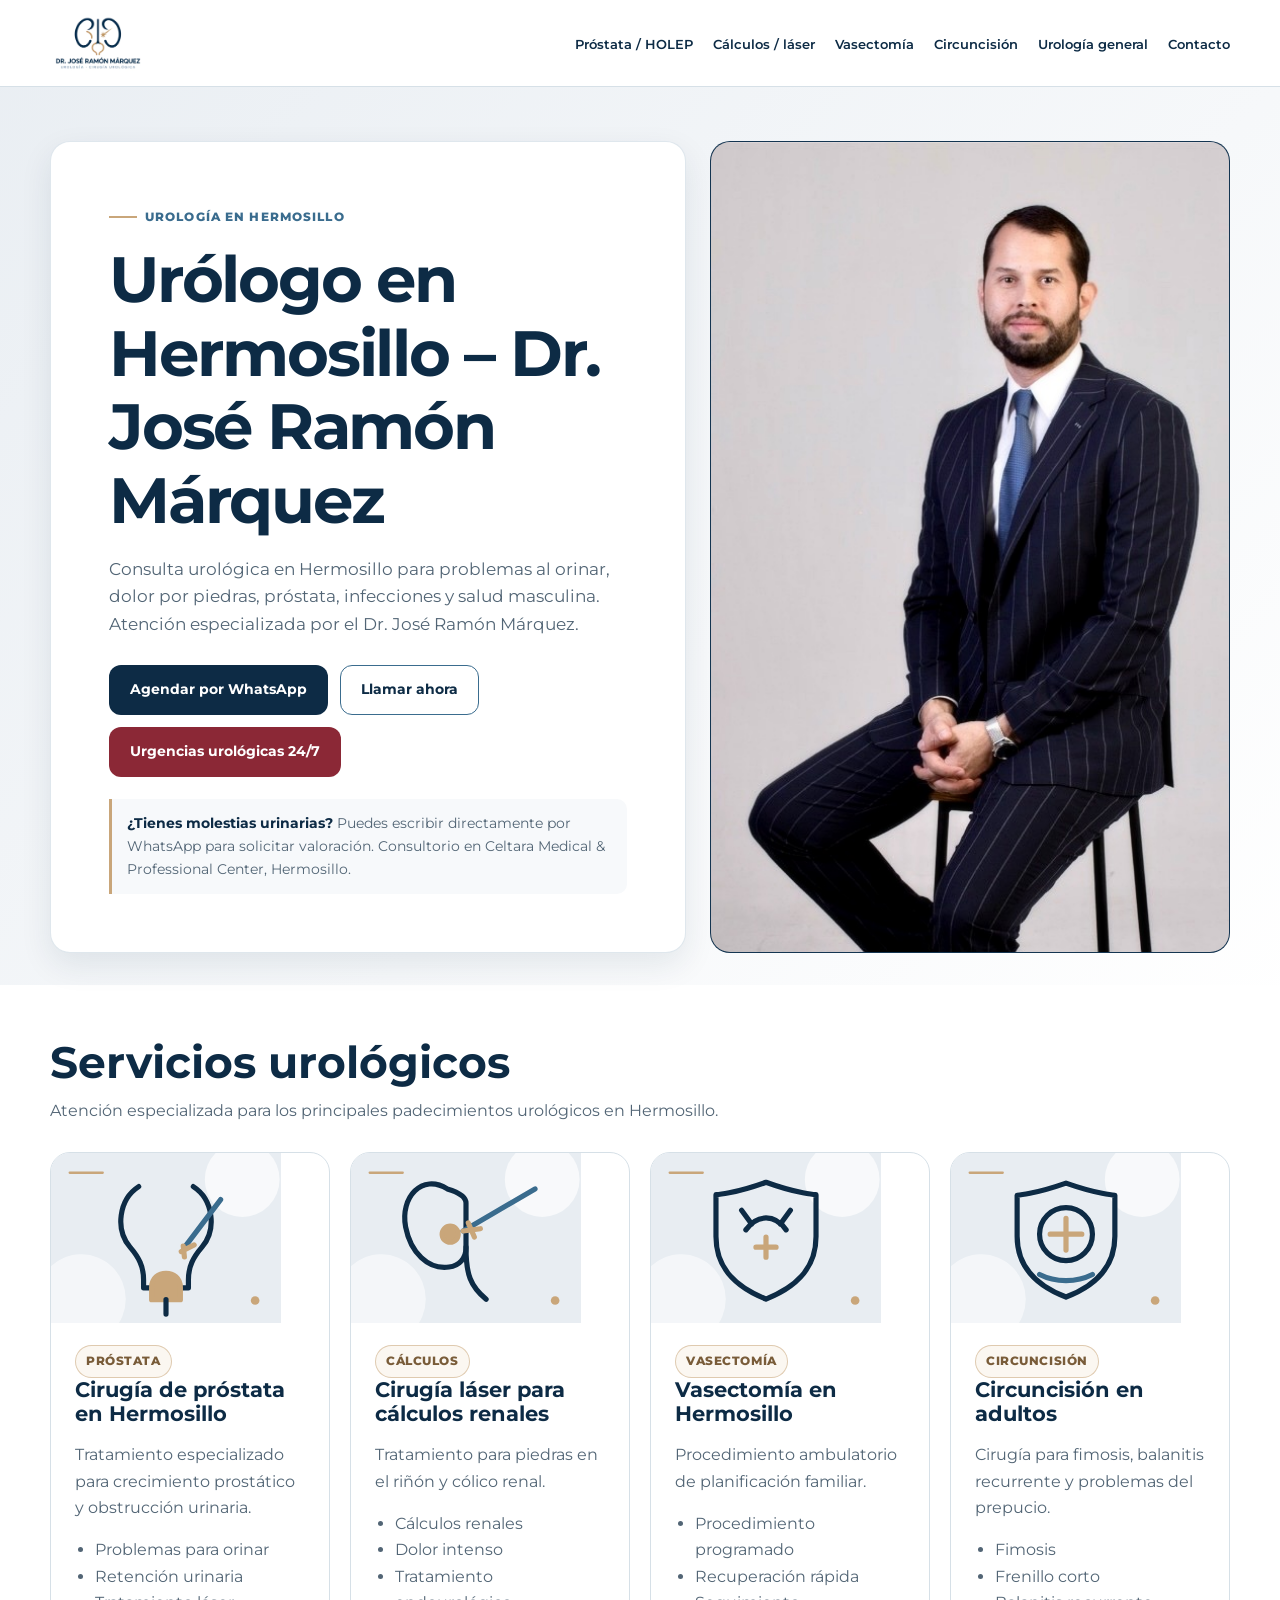
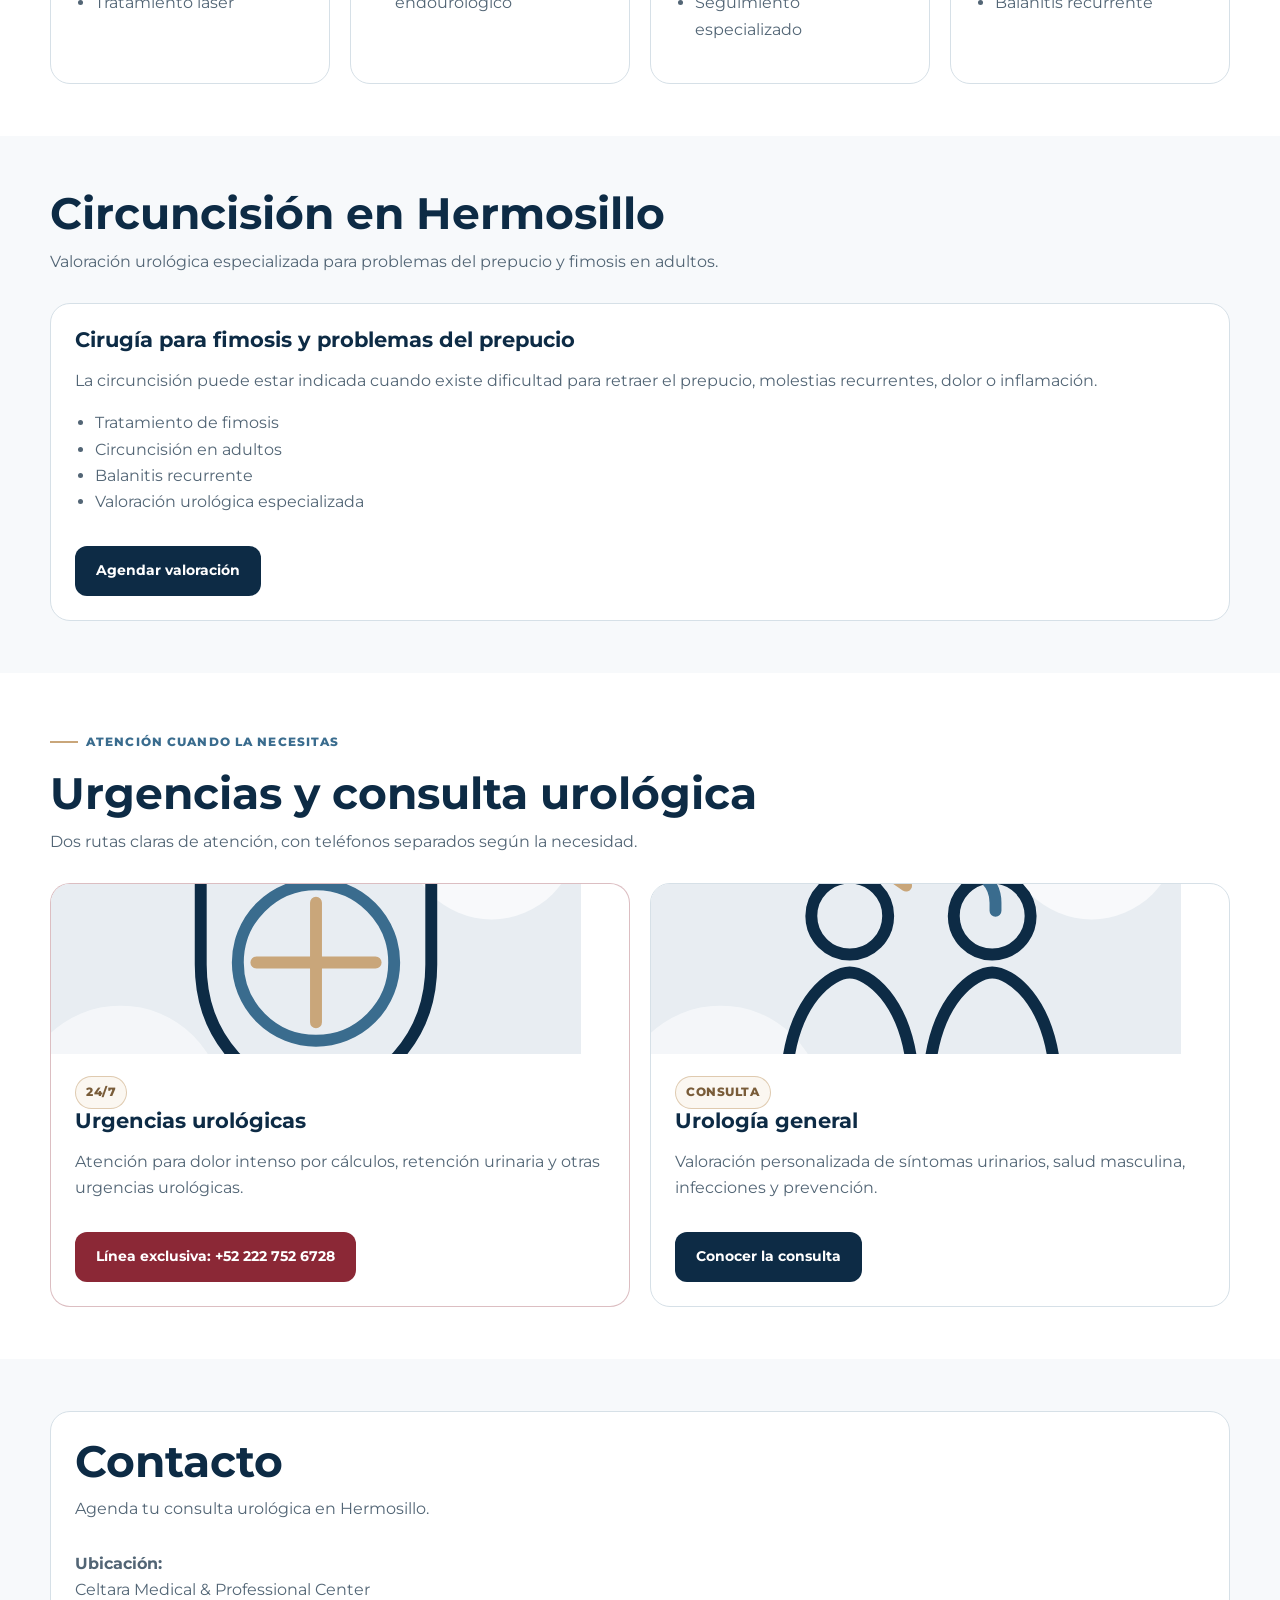
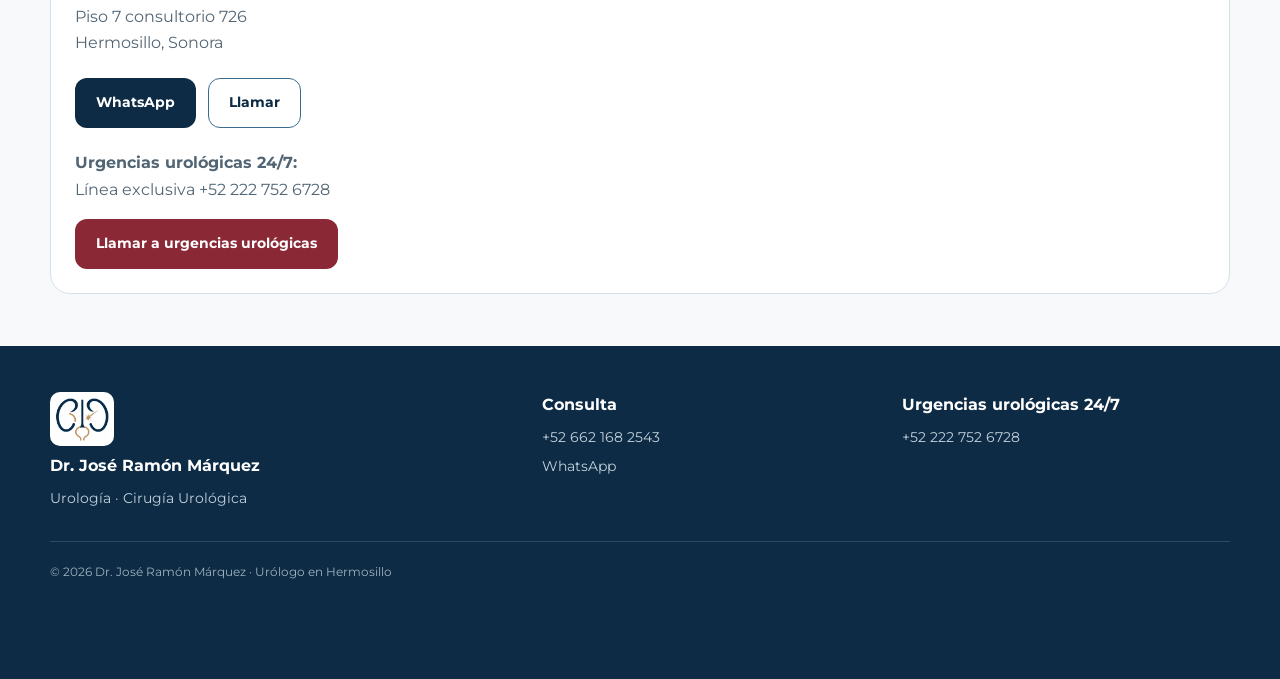
<file: index.html>
<!DOCTYPE html>
<html lang="es">
<head>
  <!-- Google tag (gtag.js) -->
  <script async src="https://www.googletagmanager.com/gtag/js?id=AW-10890424360"></script>
  <script>
    window.dataLayer = window.dataLayer || [];
    function gtag(){dataLayer.push(arguments);}
    gtag('js', new Date());
    gtag('config', 'AW-10890424360');
  </script>

  <meta charset="UTF-8" />
  <meta name="viewport" content="width=device-width, initial-scale=1.0" />

  <link rel="canonical" href="https://www.urologohermosillo.mx/" />

  <title>Urólogo en Hermosillo | Próstata y Cálculos | Dr. Márquez</title>

  <meta
    name="description"
    content="Urólogo en Hermosillo para atención de próstata, cálculos renales y cirugía láser. Consulta con el Dr. José Ramón Márquez y recibe valoración especializada."
  />

  <meta
    name="keywords"
    content="urólogo en Hermosillo, urologo en Hermosillo, urólogo Hermosillo Sonora, cirugía de próstata Hermosillo, cálculos renales Hermosillo, piedras en el riñón Hermosillo, vasectomía Hermosillo, circuncisión Hermosillo, circuncision Hermosillo, cirugía de circuncisión Hermosillo, fimosis Hermosillo, circuncisión adultos Hermosillo"
  />

  <meta name="robots" content="index, follow" />

  <meta property="og:title" content="Urólogo en Hermosillo | Dr. José Ramón Márquez" />

  <meta
    property="og:description"
    content="Especialista en cirugía de próstata, cálculos urinarios, vasectomía y circuncisión en Hermosillo."
  />

  <meta property="og:type" content="website" />
  <meta property="og:url" content="https://www.urologohermosillo.mx/" />
  <meta property="og:image" content="https://www.urologohermosillo.mx/doctor.jpg" />
  <meta property="og:image:width" content="516" />
  <meta property="og:image:height" content="800" />
  <meta property="og:image:alt" content="Dr. José Ramón Márquez, urólogo en Hermosillo" />

  <script type="application/ld+json">
  {
    "@context": "https://schema.org",
    "@type": "Physician",
    "name": "Dr. José Ramón Márquez",
    "medicalSpecialty": "Urology",
    "url": "https://www.urologohermosillo.mx/",
    "telephone": "+52 662 168 2543",
    "image": "https://www.urologohermosillo.mx/doctor.jpg"
  }
  </script>

  
  <link rel="preconnect" href="https://fonts.googleapis.com">
  <link rel="preconnect" href="https://fonts.gstatic.com" crossorigin>
  <link href="https://fonts.googleapis.com/css2?family=Montserrat:wght@400;600;700;800&display=swap" rel="stylesheet">
  <link rel="icon" type="image/png" sizes="32x32" href="assets/brand/06_Favicon_32x32.png">
  <link rel="icon" type="image/png" sizes="64x64" href="assets/brand/06_Favicon_64x64.png">
  <link rel="apple-touch-icon" sizes="180x180" href="assets/brand/06_Favicon_180x180.png">
  <link rel="icon" type="image/png" sizes="192x192" href="assets/brand/06_Favicon_192x192.png">
  <link rel="icon" type="image/png" sizes="512x512" href="assets/brand/06_Favicon_512x512.png">
  <link rel="stylesheet" href="assets/css/styles.css">
  <script defer src="assets/js/site.js"></script>
</head>

<body class="page-home">

<header class="topbar">
  <div class="container topbar-inner">
    <a href="index.html" class="brand" aria-label="Dr. José Ramón Márquez, inicio">
      <img src="assets/brand/02_Logo_Principal_Transparente_Web.webp" alt="Dr. José Ramón Márquez, urólogo en Hermosillo" width="320" height="206">
    </a>
    <button class="nav-toggle" type="button" aria-expanded="false" aria-controls="site-nav"><span></span><span></span><span></span><span class="sr-only">Abrir menú</span></button>
    <nav class="nav" id="site-nav" aria-label="Navegación principal">
      <a href="prostata.html">Próstata / HOLEP</a>
      <a href="calculos.html">Cálculos / láser</a>
      <a href="vasectomia.html">Vasectomía</a>
      <a href="circuncision.html">Circuncisión</a>
      <a href="urologo-hermosillo.html">Urología general</a>
      <a href="contacto.html">Contacto</a>
    </nav>
  </div>
</header>

<main>

<section class="hero">
  <div class="container hero-grid">

    <div class="panel hero-copy">

      <div class="eyebrow">
        Urología en Hermosillo
      </div>

      <h1>
        Urólogo en Hermosillo – Dr. José Ramón Márquez
      </h1>

      <p class="lead">
        Consulta urológica en Hermosillo para problemas al orinar, dolor por piedras, próstata, infecciones y salud masculina. Atención especializada por el Dr. José Ramón Márquez.
      </p>

      <div class="cta-row">

        <a
          class="btn btn-primary"
          href="https://wa.me/526621682543?text=Hola%20doctor%2C%20quiero%20agendar%20una%20consulta%20urol%C3%B3gica%20en%20Hermosillo"
          onclick="return gtag_report_conversion(this.href);"
        >
          Agendar por WhatsApp
        </a>

        <a
          class="btn btn-secondary"
          href="tel:+526621682543"
        >
          Llamar ahora
        </a>
        <a class="btn btn-urgent" href="tel:+522227526728">Urgencias urológicas 24/7</a>

      </div>
      <p class="hero-reassurance"><strong>¿Tienes molestias urinarias?</strong> Puedes escribir directamente por WhatsApp para solicitar valoración. Consultorio en Celtara Medical &amp; Professional Center, Hermosillo.</p>

    </div>

    <div class="panel hero-photo">
      <img
        src="assets/images/doctor.jpg"
        alt="Dr José Ramón Márquez urólogo en Hermosillo"
        width="516"
        height="800"
        fetchpriority="high"
      />
    </div>

  </div>
</section>

<section class="section" id="servicios">

  <div class="container">

    <div class="section-head">
      <h2>Servicios urológicos</h2>

      <p>
        Atención especializada para los principales padecimientos urológicos en Hermosillo.
      </p>
    </div>

    <div class="grid-4">

      <a class="card service" href="prostata.html">
        <img class="card-visual" src="assets/images/prostata-holep.svg" alt="Ilustración de cirugía de próstata HOLEP" width="640" height="400" loading="lazy">

        <div class="tag">Próstata</div>

        <h3>
          Cirugía de próstata en Hermosillo
        </h3>

        <p>
          Tratamiento especializado para crecimiento prostático y obstrucción urinaria.
        </p>

        <ul>
          <li>Problemas para orinar</li>
          <li>Retención urinaria</li>
          <li>Tratamiento láser</li>
        </ul>

      </a>

      <a class="card service" href="calculos.html">
        <img class="card-visual" src="assets/images/calculos-laser.svg" alt="Ilustración de cirugía láser para cálculos" width="640" height="400" loading="lazy">

        <div class="tag">Cálculos</div>

        <h3>
          Cirugía láser para cálculos renales
        </h3>

        <p>
          Tratamiento para piedras en el riñón y cólico renal.
        </p>

        <ul>
          <li>Cálculos renales</li>
          <li>Dolor intenso</li>
          <li>Tratamiento endourológico</li>
        </ul>

      </a>

      <a class="card service" href="vasectomia.html">
        <img class="card-visual" src="assets/images/vasectomia.svg" alt="Ilustración de vasectomía ambulatoria" width="640" height="400" loading="lazy">

        <div class="tag">Vasectomía</div>

        <h3>
          Vasectomía en Hermosillo
        </h3>

        <p>
          Procedimiento ambulatorio de planificación familiar.
        </p>

        <ul>
          <li>Procedimiento programado</li>
          <li>Recuperación rápida</li>
          <li>Seguimiento especializado</li>
        </ul>

      </a>

      <a class="card service" href="circuncision.html">
        <img class="card-visual" src="assets/images/circuncision.svg" alt="Ilustración discreta de circuncisión" width="640" height="400" loading="lazy">

        <div class="tag">Circuncisión</div>

        <h3>
          Circuncisión en adultos
        </h3>

        <p>
          Cirugía para fimosis, balanitis recurrente y problemas del prepucio.
        </p>

        <ul>
          <li>Fimosis</li>
          <li>Frenillo corto</li>
          <li>Balanitis recurrente</li>
        </ul>

      </a>

    </div>
  </div>
</section>

<section class="section">

  <div class="container">

    <div class="section-head">
      <h2>
        Circuncisión en Hermosillo
      </h2>

      <p>
        Valoración urológica especializada para problemas del prepucio y fimosis en adultos.
      </p>
    </div>

    <div class="card service">

      <h3>
        Cirugía para fimosis y problemas del prepucio
      </h3>

      <p>
        La circuncisión puede estar indicada cuando existe dificultad para retraer el prepucio, molestias recurrentes, dolor o inflamación.
      </p>

      <ul>
        <li>Tratamiento de fimosis</li>
        <li>Circuncisión en adultos</li>
        <li>Balanitis recurrente</li>
        <li>Valoración urológica especializada</li>
      </ul>

      <a
        class="btn btn-primary btn-service"
        href="https://wa.me/526621682543"
        onclick="return gtag_report_conversion(this.href);"
      >
        Agendar valoración
      </a>

    </div>
  </div>
</section>


<section class="section priorities" aria-labelledby="atencion-prioritaria">
  <div class="container">
    <div class="section-head"><span class="section-kicker">Atención cuando la necesitas</span><h2 id="atencion-prioritaria">Urgencias y consulta urológica</h2><p>Dos rutas claras de atención, con teléfonos separados según la necesidad.</p></div>
    <div class="grid-2">
      <article class="card service urgent-card"><img class="card-visual" src="assets/images/urgencias.svg" alt="Atención de urgencias urológicas las 24 horas" width="640" height="400" loading="lazy"><div class="tag">24/7</div><h3>Urgencias urológicas</h3><p>Atención para dolor intenso por cálculos, retención urinaria y otras urgencias urológicas.</p><a class="btn btn-urgent btn-service" href="tel:+522227526728">Línea exclusiva: +52 222 752 6728</a></article>
      <article class="card service"><img class="card-visual" src="assets/images/consulta-urologica.svg" alt="Consulta urológica personalizada en Hermosillo" width="640" height="400" loading="lazy"><div class="tag">Consulta</div><h3>Urología general</h3><p>Valoración personalizada de síntomas urinarios, salud masculina, infecciones y prevención.</p><a class="btn btn-primary btn-service" href="urologo-hermosillo.html">Conocer la consulta</a></article>
    </div>
  </div>
</section>
<section class="section" id="contacto">

  <div class="container">

    <div class="card service">

      <div class="section-head">

        <h2>
          Contacto
        </h2>

        <p>
          Agenda tu consulta urológica en Hermosillo.
        </p>

      </div>

      <p>
        <strong>Ubicación:</strong><br>
        Celtara Medical & Professional Center<br>
        Piso 7 consultorio 726<br>
        Hermosillo, Sonora
      </p>

      <div class="cta-row">

        <a
          class="btn btn-primary"
          href="https://wa.me/526621682543"
          onclick="return gtag_report_conversion(this.href);"
        >
          WhatsApp
        </a>

        <a
          class="btn btn-secondary"
          href="tel:+526621682543"
        >
          Llamar
        </a>

      </div>

      <p>
        <strong>Urgencias urológicas 24/7:</strong><br>
        Línea exclusiva +52 222 752 6728
      </p>

      <a class="btn btn-urgent" href="tel:+522227526728">
        Llamar a urgencias urológicas
      </a>

    </div>

  </div>
</section>

</main>

<footer class="site-footer"><div class="container footer-grid"><div><img src="assets/brand/03_Isotipo_Footer.webp" alt="Isotipo del Dr. José Ramón Márquez" width="72" height="58" loading="lazy"><strong>Dr. José Ramón Márquez</strong><span>Urología · Cirugía Urológica</span></div><div><strong>Consulta</strong><a href="tel:+526621682543">+52 662 168 2543</a><a href="https://wa.me/526621682543" onclick="return gtag_report_conversion(this.href);">WhatsApp</a></div><div><strong>Urgencias urológicas 24/7</strong><a href="tel:+522227526728">+52 222 752 6728</a></div></div><div class="container footer-bottom">© <span data-current-year>2026</span> Dr. José Ramón Márquez · Urólogo en Hermosillo</div></footer>

</body>
</html>
</file>
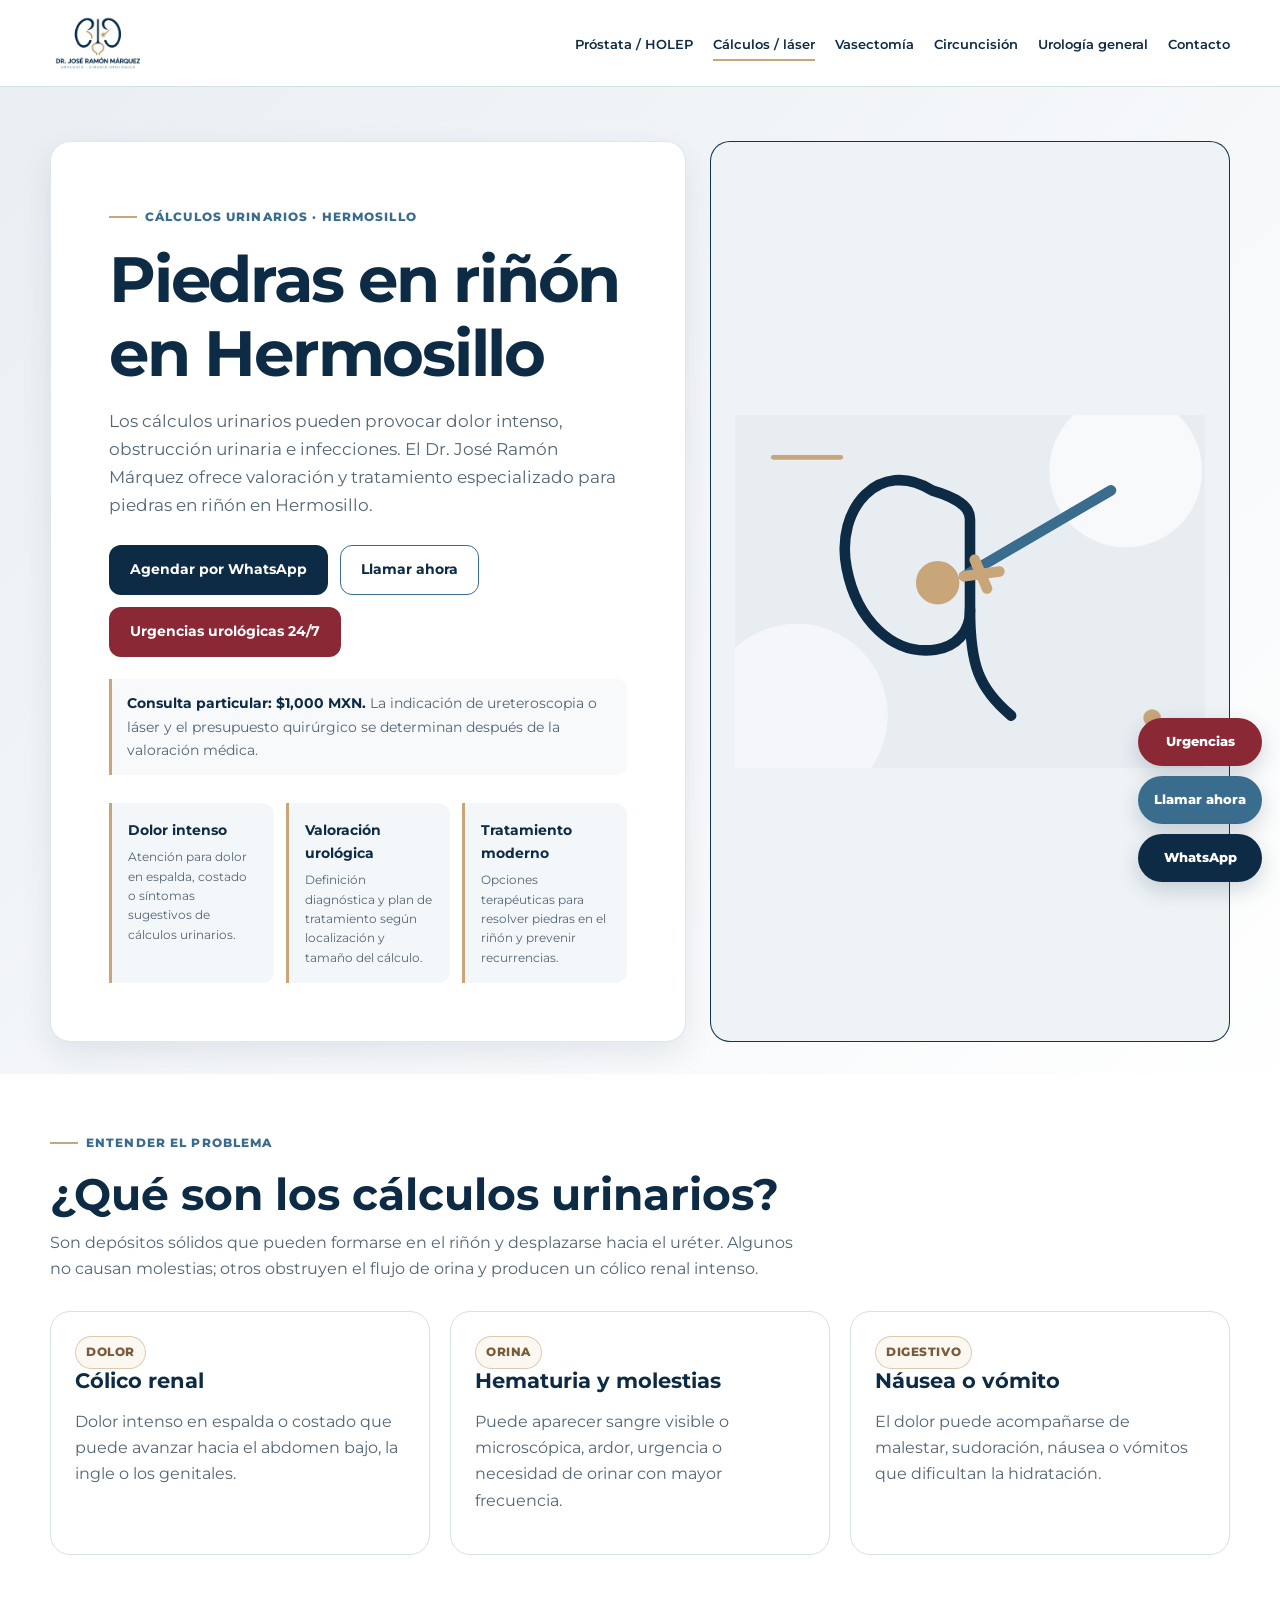
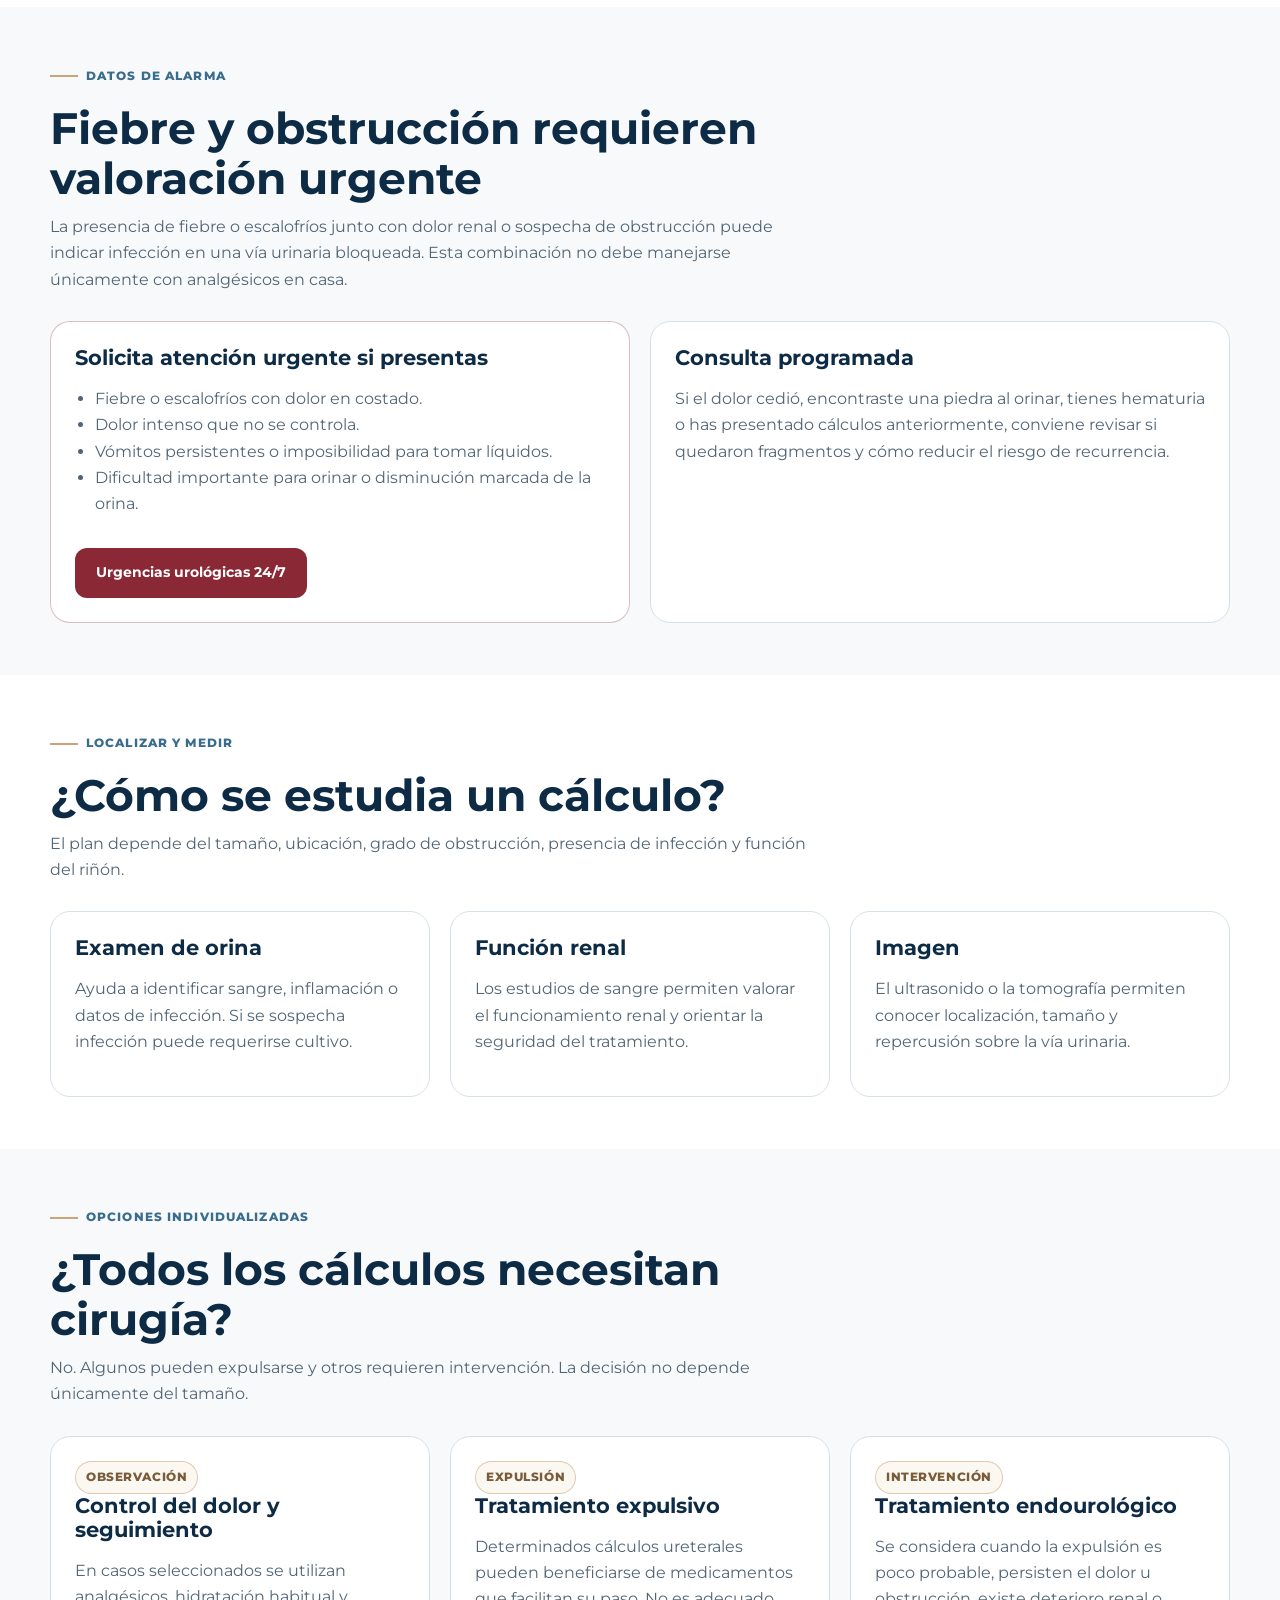
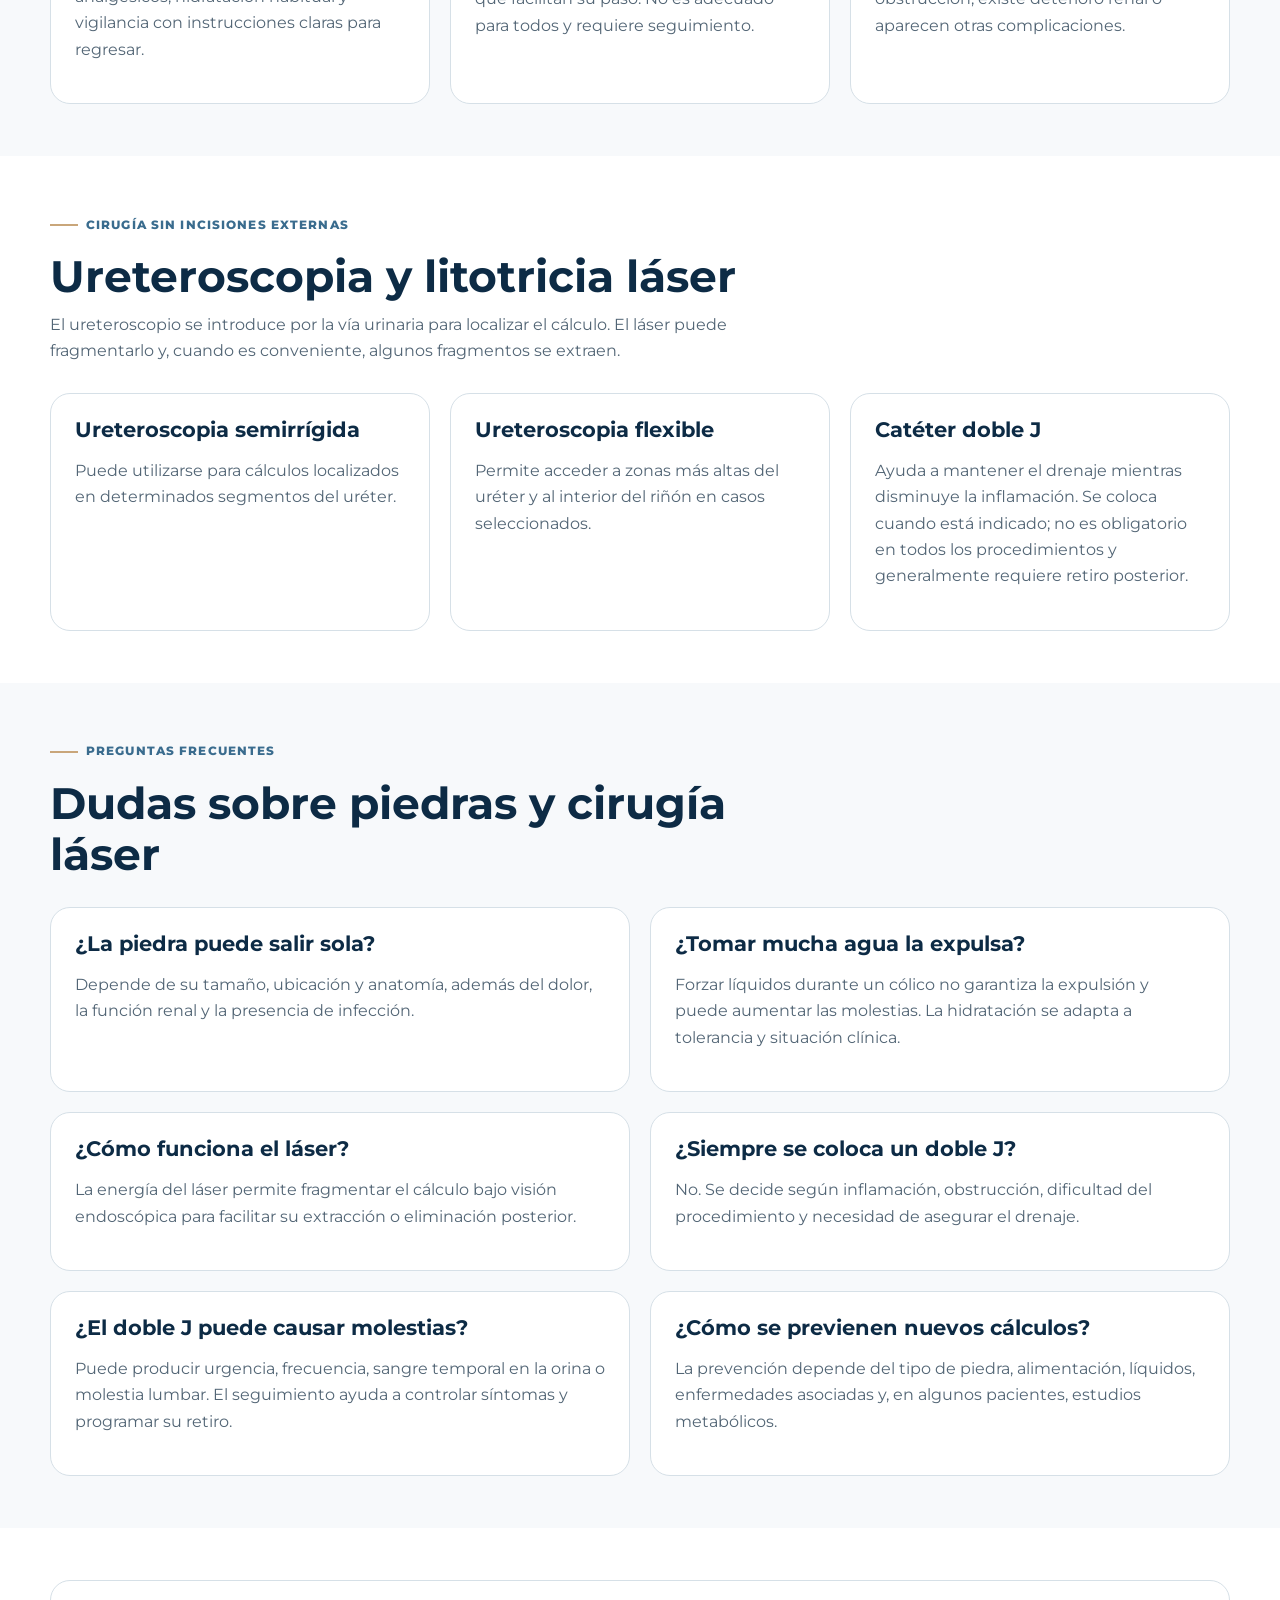
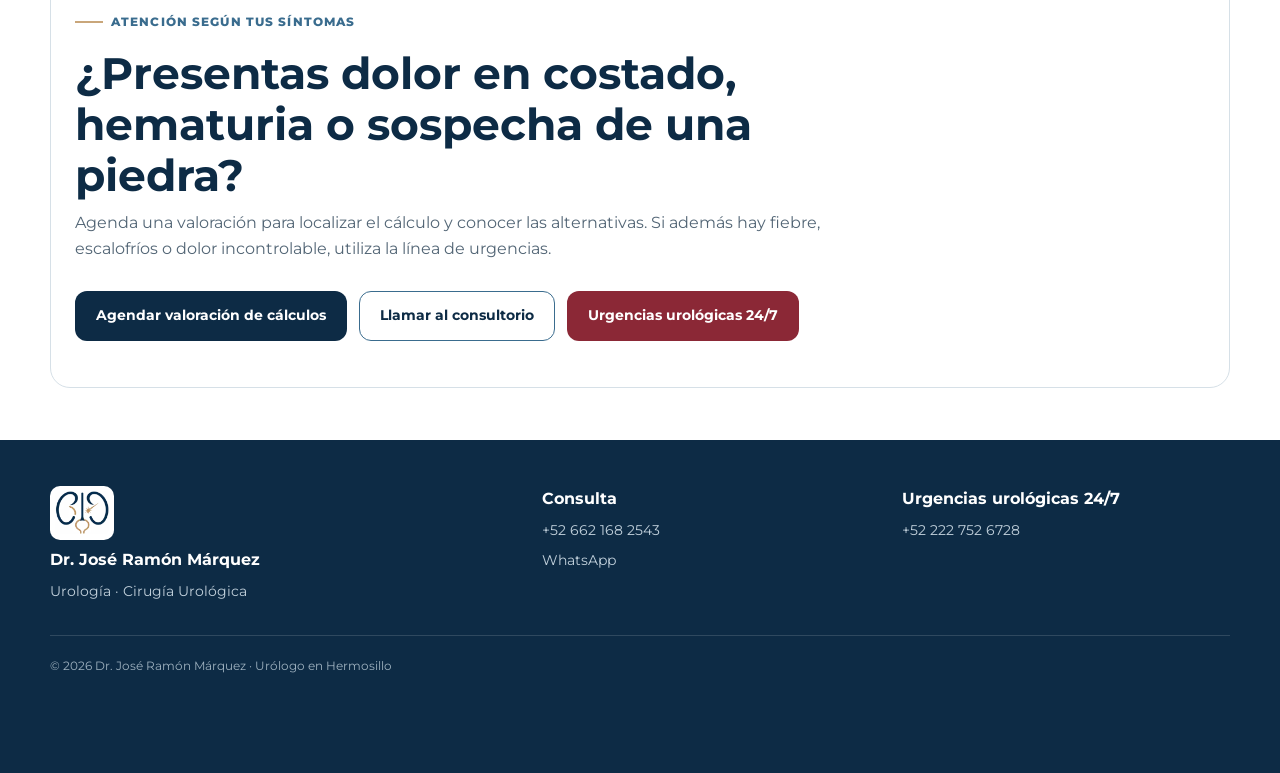
<file: calculos.html>
<!DOCTYPE html>
<html lang="es">
<head>
  <!-- Google tag (gtag.js) -->
  <script async src="https://www.googletagmanager.com/gtag/js?id=AW-10890424360"></script>
  <script>
    window.dataLayer = window.dataLayer || [];
    function gtag(){dataLayer.push(arguments);}
    gtag('js', new Date());
    gtag('config', 'AW-10890424360');
  </script>
  <meta charset="UTF-8" />
  <meta name="viewport" content="width=device-width, initial-scale=1.0" />
  <link rel="canonical" href="https://www.urologohermosillo.mx/calculos.html" />

  <title>Piedras en riñón en Hermosillo | Dr. José Ramón Márquez</title>

  <meta name="description" content="Tratamiento de piedras en riñón y cálculos urinarios en Hermosillo. Valoración especializada por el Dr. José Ramón Márquez." />
  <meta name="keywords" content="piedras en riñón Hermosillo, cálculos renales Hermosillo, cirugía láser cálculos Hermosillo, urólogo cálculos Hermosillo" />
  <meta name="robots" content="index, follow" />

  <meta property="og:title" content="Piedras en riñón en Hermosillo | Dr. José Ramón Márquez" />
  <meta property="og:description" content="Tratamiento especializado para cálculos urinarios y piedras en riñón en Hermosillo." />
  <meta property="og:type" content="website" />
  <meta property="og:url" content="https://www.urologohermosillo.mx/calculos.html" />
  <meta property="og:image" content="https://www.urologohermosillo.mx/doctor.jpg" />
  <meta property="og:image:width" content="516" />
  <meta property="og:image:height" content="800" />
  <meta property="og:image:alt" content="Dr. José Ramón Márquez, urólogo en Hermosillo" />

  

  <script type="application/ld+json">
  {
    "@context": "https://schema.org",
    "@type": "MedicalWebPage",
    "name": "Piedras en riñón en Hermosillo",
    "url": "https://www.urologohermosillo.mx/calculos.html",
    "about": {
      "@type": "MedicalCondition",
      "name": "Cálculos urinarios"
    },
    "author": {
      "@type": "Physician",
      "name": "Dr. José Ramón Márquez",
      "medicalSpecialty": "Urology",
      "url": "https://www.urologohermosillo.mx/"
    }
  }
  </script>

  <link rel="preconnect" href="https://fonts.googleapis.com">
  <link rel="preconnect" href="https://fonts.gstatic.com" crossorigin>
  <link href="https://fonts.googleapis.com/css2?family=Montserrat:wght@400;600;700;800&display=swap" rel="stylesheet">
  <link rel="icon" type="image/png" sizes="32x32" href="assets/brand/06_Favicon_32x32.png">
  <link rel="icon" type="image/png" sizes="64x64" href="assets/brand/06_Favicon_64x64.png">
  <link rel="apple-touch-icon" sizes="180x180" href="assets/brand/06_Favicon_180x180.png">
  <link rel="icon" type="image/png" sizes="192x192" href="assets/brand/06_Favicon_192x192.png">
  <link rel="icon" type="image/png" sizes="512x512" href="assets/brand/06_Favicon_512x512.png">
  <link rel="stylesheet" href="assets/css/styles.css">
  <script defer src="assets/js/site.js"></script>
</head>
<body class="page-calculos">
  <header class="topbar">
  <div class="container topbar-inner">
    <a href="index.html" class="brand" aria-label="Dr. José Ramón Márquez, inicio">
      <img src="assets/brand/02_Logo_Principal_Transparente_Web.webp" alt="Ilustración de cálculos urinarios y ureteroscopia láser" width="320" height="206">
    </a>
    <button class="nav-toggle" type="button" aria-expanded="false" aria-controls="site-nav"><span></span><span></span><span></span><span class="sr-only">Abrir menú</span></button>
    <nav class="nav" id="site-nav" aria-label="Navegación principal">
      <a href="prostata.html">Próstata / HOLEP</a>
      <a href="calculos.html">Cálculos / láser</a>
      <a href="vasectomia.html">Vasectomía</a>
      <a href="circuncision.html">Circuncisión</a>
      <a href="urologo-hermosillo.html">Urología general</a>
      <a href="contacto.html">Contacto</a>
    </nav>
  </div>
</header>

  <main>
    <section class="hero">
      <div class="container hero-grid">
        <div class="panel hero-copy">
          <div class="eyebrow">Cálculos urinarios · Hermosillo</div>
          <h1>Piedras en riñón en Hermosillo</h1>
          <p class="lead">Los cálculos urinarios pueden provocar dolor intenso, obstrucción urinaria e infecciones. El Dr. José Ramón Márquez ofrece valoración y tratamiento especializado para piedras en riñón en Hermosillo.</p>
          <div class="cta-row">
            <a class="btn btn-primary" href="https://wa.me/526621682543?text=Hola%20Dr.%20Jos%C3%A9%20Ram%C3%B3n%2C%20vi%20su%20p%C3%A1gina%20web%20y%20quiero%20agendar%20una%20consulta%20por%20piedras%20en%20el%20ri%C3%B1%C3%B3n" onclick="return gtag_report_conversion(this.href);">
              Agendar por WhatsApp
            </a>
            <a class="btn btn-secondary" href="tel:+526621682543">Llamar ahora</a>
            <a class="btn btn-urgent" href="tel:+522227526728">Urgencias urológicas 24/7</a>
          </div>
          <p class="hero-reassurance"><strong>Consulta particular: $1,000 MXN.</strong> La indicación de ureteroscopia o láser y el presupuesto quirúrgico se determinan después de la valoración médica.</p>
          <div class="highlights">
            <div class="highlight">
              <strong>Dolor intenso</strong>
              <span>Atención para dolor en espalda, costado o síntomas sugestivos de cálculos urinarios.</span>
            </div>
            <div class="highlight">
              <strong>Valoración urológica</strong>
              <span>Definición diagnóstica y plan de tratamiento según localización y tamaño del cálculo.</span>
            </div>
            <div class="highlight">
              <strong>Tratamiento moderno</strong>
              <span>Opciones terapéuticas para resolver piedras en el riñón y prevenir recurrencias.</span>
            </div>
          </div>
        </div>
        <div class="panel hero-photo">
          <img src="assets/images/calculos-laser.svg" alt="Ilustración de cálculos urinarios y ureteroscopia láser" width="800" height="640" loading="eager" fetchpriority="high">
        </div>
      </div>
    </section>

    
<section class="section" id="problema">
  <div class="container">
    <div class="section-head"><span class="section-kicker">Entender el problema</span><h2>¿Qué son los cálculos urinarios?</h2><p>Son depósitos sólidos que pueden formarse en el riñón y desplazarse hacia el uréter. Algunos no causan molestias; otros obstruyen el flujo de orina y producen un cólico renal intenso.</p></div>
    <div class="grid-3">
      <article class="card service"><div class="tag">Dolor</div><h3>Cólico renal</h3><p>Dolor intenso en espalda o costado que puede avanzar hacia el abdomen bajo, la ingle o los genitales.</p></article>
      <article class="card service"><div class="tag">Orina</div><h3>Hematuria y molestias</h3><p>Puede aparecer sangre visible o microscópica, ardor, urgencia o necesidad de orinar con mayor frecuencia.</p></article>
      <article class="card service"><div class="tag">Digestivo</div><h3>Náusea o vómito</h3><p>El dolor puede acompañarse de malestar, sudoración, náusea o vómitos que dificultan la hidratación.</p></article>
    </div>
  </div>
</section>

<section class="section" id="alarma">
  <div class="container">
    <div class="section-head"><span class="section-kicker">Datos de alarma</span><h2>Fiebre y obstrucción requieren valoración urgente</h2><p>La presencia de fiebre o escalofríos junto con dolor renal o sospecha de obstrucción puede indicar infección en una vía urinaria bloqueada. Esta combinación no debe manejarse únicamente con analgésicos en casa.</p></div>
    <div class="grid-2">
      <article class="card urgent-card"><h3>Solicita atención urgente si presentas</h3><ul><li>Fiebre o escalofríos con dolor en costado.</li><li>Dolor intenso que no se controla.</li><li>Vómitos persistentes o imposibilidad para tomar líquidos.</li><li>Dificultad importante para orinar o disminución marcada de la orina.</li></ul><a class="btn btn-urgent btn-service" href="tel:+522227526728">Urgencias urológicas 24/7</a></article>
      <article class="card"><h3>Consulta programada</h3><p>Si el dolor cedió, encontraste una piedra al orinar, tienes hematuria o has presentado cálculos anteriormente, conviene revisar si quedaron fragmentos y cómo reducir el riesgo de recurrencia.</p></article>
    </div>
  </div>
</section>

<section class="section" id="estudios">
  <div class="container">
    <div class="section-head"><span class="section-kicker">Localizar y medir</span><h2>¿Cómo se estudia un cálculo?</h2><p>El plan depende del tamaño, ubicación, grado de obstrucción, presencia de infección y función del riñón.</p></div>
    <div class="grid-3">
      <article class="card"><h3>Examen de orina</h3><p>Ayuda a identificar sangre, inflamación o datos de infección. Si se sospecha infección puede requerirse cultivo.</p></article>
      <article class="card"><h3>Función renal</h3><p>Los estudios de sangre permiten valorar el funcionamiento renal y orientar la seguridad del tratamiento.</p></article>
      <article class="card"><h3>Imagen</h3><p>El ultrasonido o la tomografía permiten conocer localización, tamaño y repercusión sobre la vía urinaria.</p></article>
    </div>
  </div>
</section>

<section class="section" id="tratamiento">
  <div class="container">
    <div class="section-head"><span class="section-kicker">Opciones individualizadas</span><h2>¿Todos los cálculos necesitan cirugía?</h2><p>No. Algunos pueden expulsarse y otros requieren intervención. La decisión no depende únicamente del tamaño.</p></div>
    <div class="grid-3">
      <article class="card service"><div class="tag">Observación</div><h3>Control del dolor y seguimiento</h3><p>En casos seleccionados se utilizan analgésicos, hidratación habitual y vigilancia con instrucciones claras para regresar.</p></article>
      <article class="card service"><div class="tag">Expulsión</div><h3>Tratamiento expulsivo</h3><p>Determinados cálculos ureterales pueden beneficiarse de medicamentos que facilitan su paso. No es adecuado para todos y requiere seguimiento.</p></article>
      <article class="card service"><div class="tag">Intervención</div><h3>Tratamiento endourológico</h3><p>Se considera cuando la expulsión es poco probable, persisten el dolor u obstrucción, existe deterioro renal o aparecen otras complicaciones.</p></article>
    </div>
  </div>
</section>

<section class="section" id="procedimientos">
  <div class="container">
    <div class="section-head"><span class="section-kicker">Cirugía sin incisiones externas</span><h2>Ureteroscopia y litotricia láser</h2><p>El ureteroscopio se introduce por la vía urinaria para localizar el cálculo. El láser puede fragmentarlo y, cuando es conveniente, algunos fragmentos se extraen.</p></div>
    <div class="grid-3">
      <article class="card"><h3>Ureteroscopia semirrígida</h3><p>Puede utilizarse para cálculos localizados en determinados segmentos del uréter.</p></article>
      <article class="card"><h3>Ureteroscopia flexible</h3><p>Permite acceder a zonas más altas del uréter y al interior del riñón en casos seleccionados.</p></article>
      <article class="card"><h3>Catéter doble J</h3><p>Ayuda a mantener el drenaje mientras disminuye la inflamación. Se coloca cuando está indicado; no es obligatorio en todos los procedimientos y generalmente requiere retiro posterior.</p></article>
    </div>
  </div>
</section>

<section class="section" id="faq">
  <div class="container">
    <div class="section-head"><span class="section-kicker">Preguntas frecuentes</span><h2>Dudas sobre piedras y cirugía láser</h2></div>
    <div class="grid-2">
      <article class="card"><h3>¿La piedra puede salir sola?</h3><p>Depende de su tamaño, ubicación y anatomía, además del dolor, la función renal y la presencia de infección.</p></article>
      <article class="card"><h3>¿Tomar mucha agua la expulsa?</h3><p>Forzar líquidos durante un cólico no garantiza la expulsión y puede aumentar las molestias. La hidratación se adapta a tolerancia y situación clínica.</p></article>
      <article class="card"><h3>¿Cómo funciona el láser?</h3><p>La energía del láser permite fragmentar el cálculo bajo visión endoscópica para facilitar su extracción o eliminación posterior.</p></article>
      <article class="card"><h3>¿Siempre se coloca un doble J?</h3><p>No. Se decide según inflamación, obstrucción, dificultad del procedimiento y necesidad de asegurar el drenaje.</p></article>
      <article class="card"><h3>¿El doble J puede causar molestias?</h3><p>Puede producir urgencia, frecuencia, sangre temporal en la orina o molestia lumbar. El seguimiento ayuda a controlar síntomas y programar su retiro.</p></article>
      <article class="card"><h3>¿Cómo se previenen nuevos cálculos?</h3><p>La prevención depende del tipo de piedra, alimentación, líquidos, enfermedades asociadas y, en algunos pacientes, estudios metabólicos.</p></article>
    </div>
  </div>
</section>

<section class="section" id="contacto">
  <div class="container"><div class="card service"><div class="section-head"><span class="section-kicker">Atención según tus síntomas</span><h2>¿Presentas dolor en costado, hematuria o sospecha de una piedra?</h2><p>Agenda una valoración para localizar el cálculo y conocer las alternativas. Si además hay fiebre, escalofríos o dolor incontrolable, utiliza la línea de urgencias.</p></div><div class="cta-row"><a class="btn btn-primary" href="https://wa.me/526621682543?text=Hola%20doctor%2C%20quiero%20una%20valoraci%C3%B3n%20por%20c%C3%A1lculos%20urinarios" onclick="return gtag_report_conversion(this.href);">Agendar valoración de cálculos</a><a class="btn btn-secondary" href="tel:+526621682543">Llamar al consultorio</a><a class="btn btn-urgent" href="tel:+522227526728">Urgencias urológicas 24/7</a></div></div></div>
</section>

</main>

  <div class="floating-actions">
    <a class="floating-btn btn-urgent" href="tel:+522227526728">
      Urgencias
    </a>
    <a class="floating-btn floating-call" href="tel:+526621682543">Llamar ahora</a>
    <a class="floating-btn floating-wa" href="https://wa.me/526621682543?text=Hola%20Dr.%20Jos%C3%A9%20Ram%C3%B3n%2C%20vi%20su%20p%C3%A1gina%20web%20y%20quiero%20informaci%C3%B3n%20sobre%20piedras%20en%20el%20ri%C3%B1%C3%B3n" onclick="return gtag_report_conversion(this.href);">
      WhatsApp
    </a>
  </div>

  <footer class="site-footer"><div class="container footer-grid"><div><img src="assets/brand/03_Isotipo_Footer.webp" alt="Isotipo del Dr. José Ramón Márquez" width="72" height="58" loading="lazy"><strong>Dr. José Ramón Márquez</strong><span>Urología · Cirugía Urológica</span></div><div><strong>Consulta</strong><a href="tel:+526621682543">+52 662 168 2543</a><a href="https://wa.me/526621682543" onclick="return gtag_report_conversion(this.href);">WhatsApp</a></div><div><strong>Urgencias urológicas 24/7</strong><a href="tel:+522227526728">+52 222 752 6728</a></div></div><div class="container footer-bottom">© <span data-current-year>2026</span> Dr. José Ramón Márquez · Urólogo en Hermosillo</div></footer>
</body>
</html>
</file>
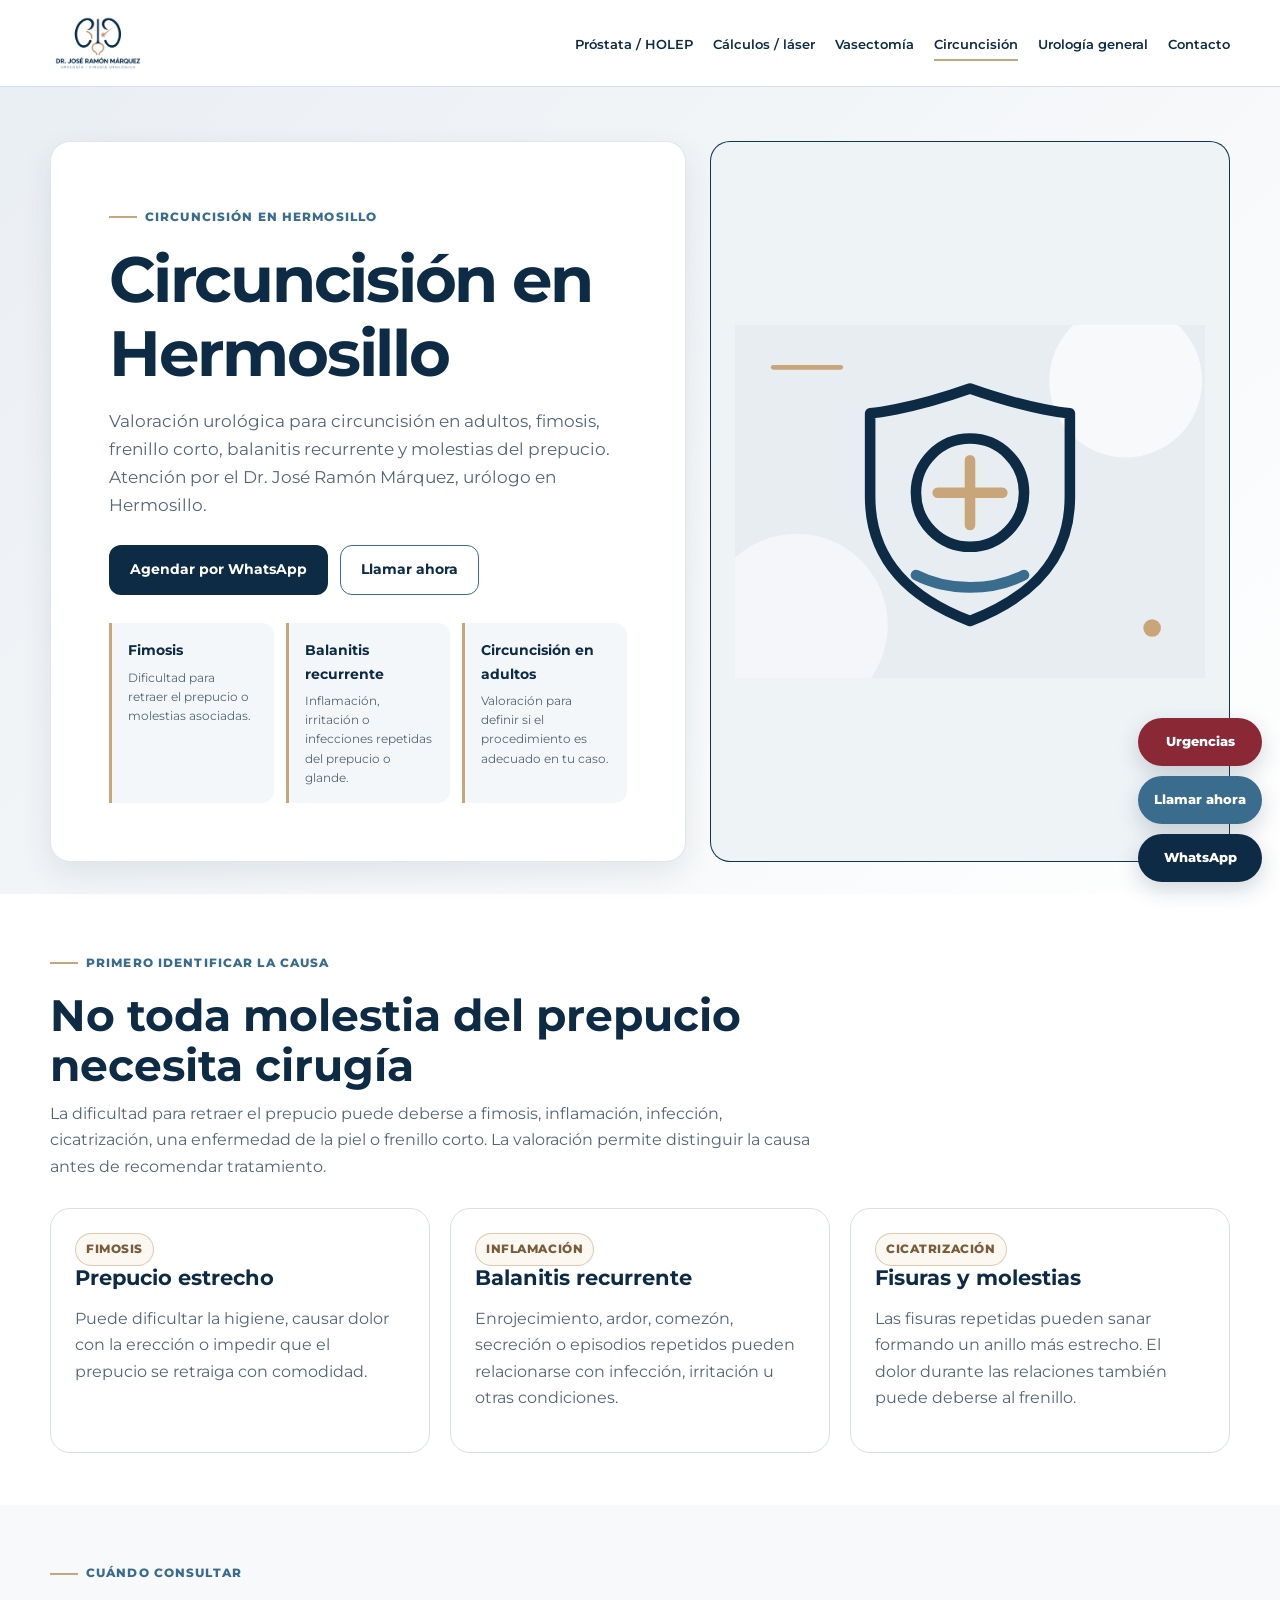
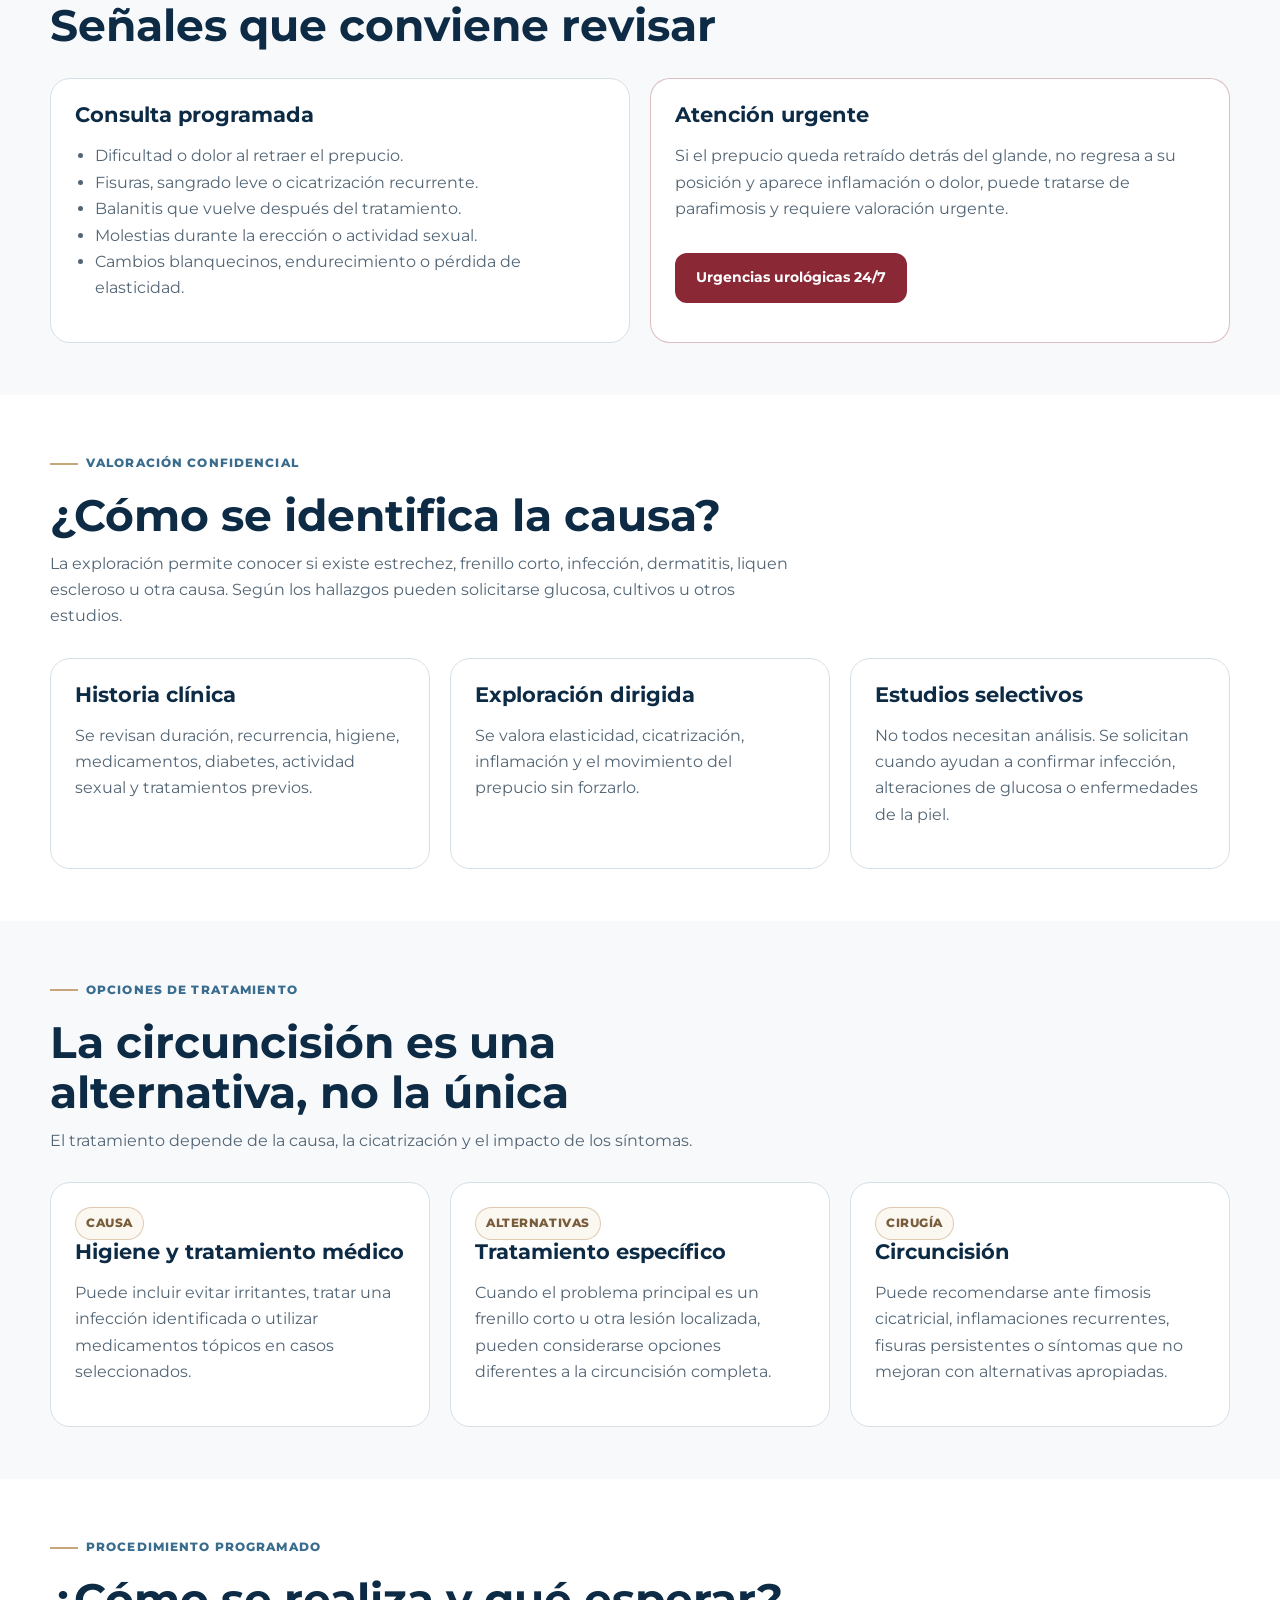
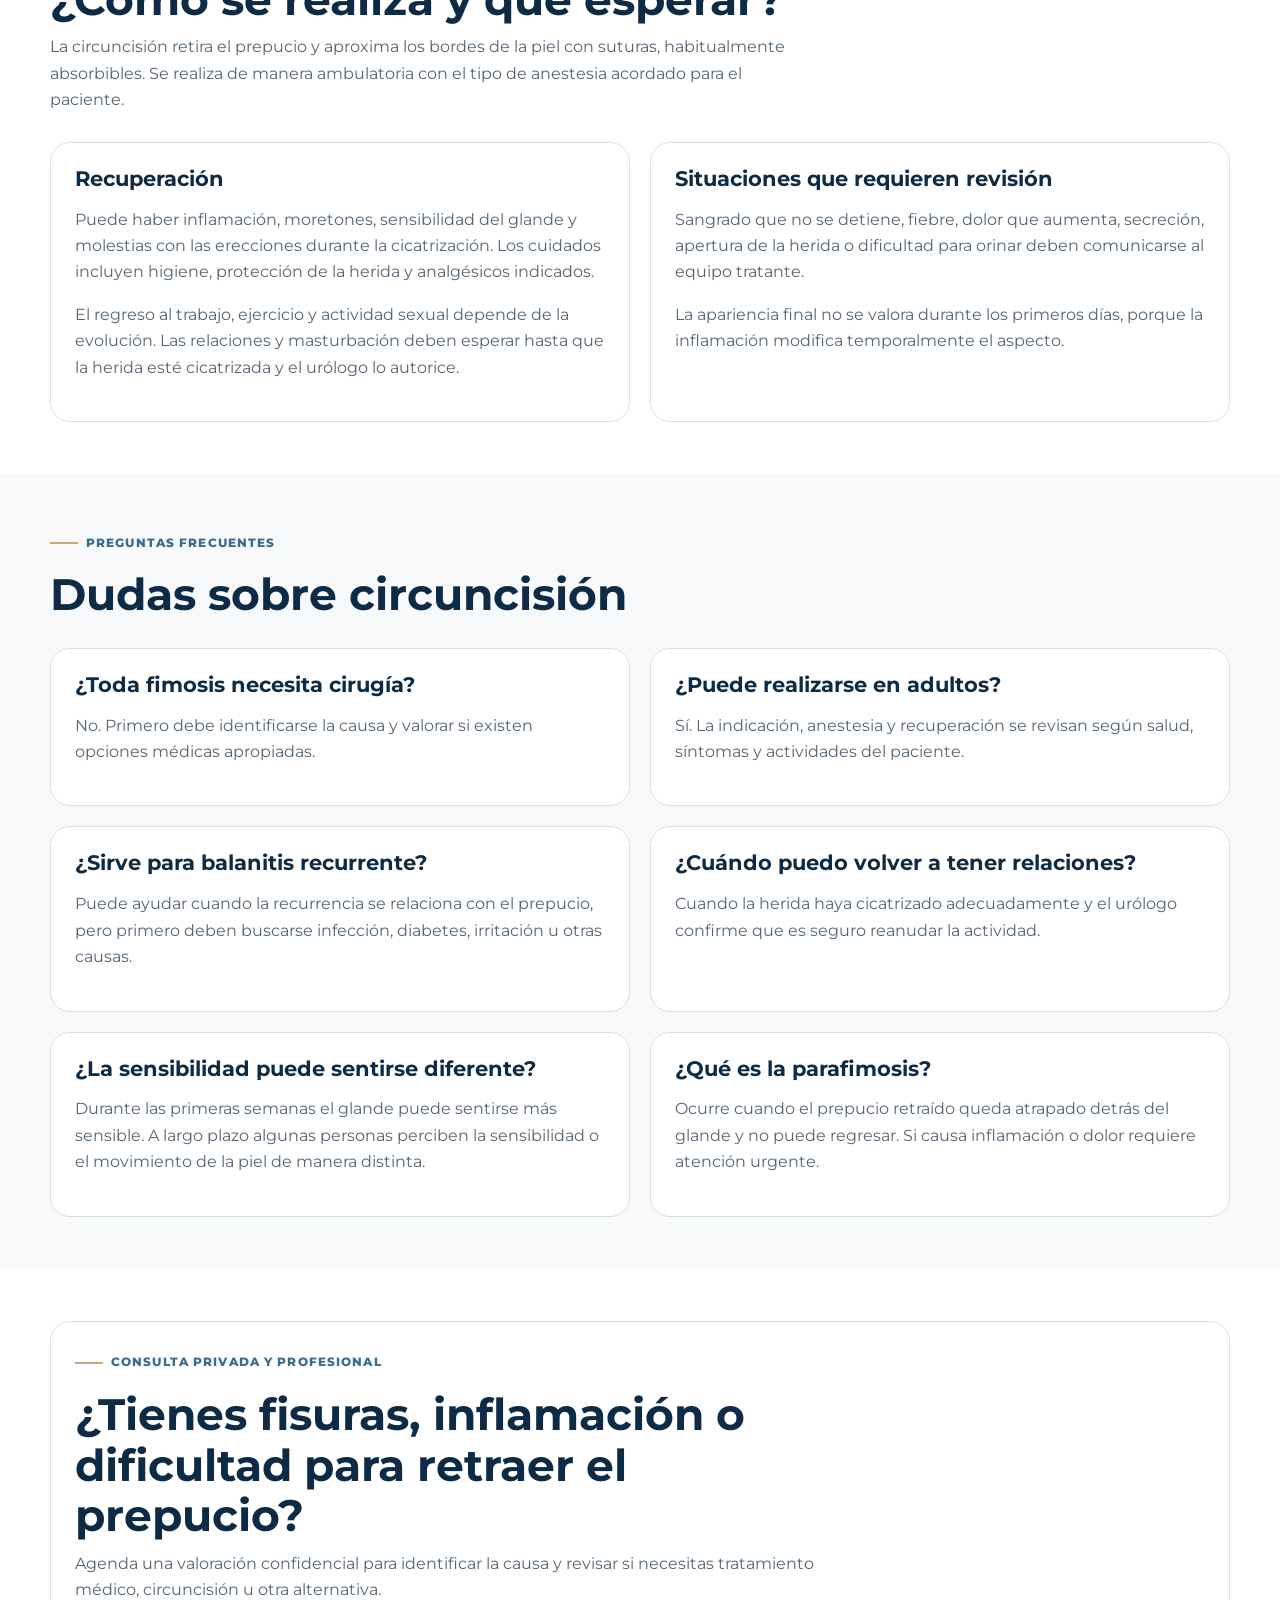
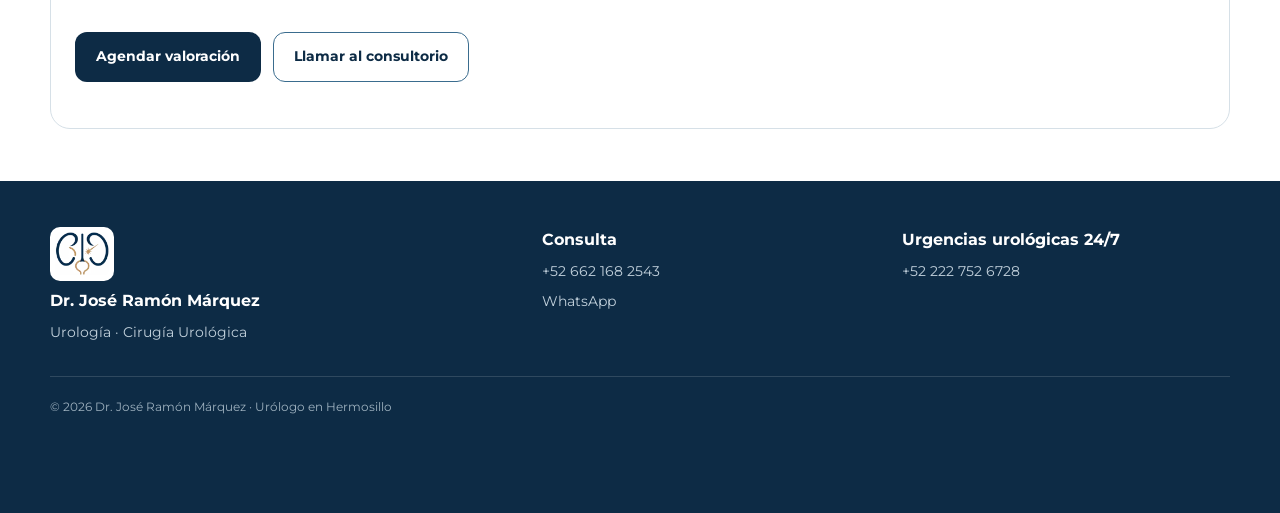
<file: circuncision.html>
<!DOCTYPE html>
<html lang="es">
<head>
  <!-- Google tag (gtag.js) -->
  <script async src="https://www.googletagmanager.com/gtag/js?id=AW-10890424360"></script>
  <script>
    window.dataLayer = window.dataLayer || [];
    function gtag(){dataLayer.push(arguments);}
    gtag('js', new Date());
    gtag('config', 'AW-10890424360');
  </script>

  <meta charset="UTF-8" />
  <meta name="viewport" content="width=device-width, initial-scale=1.0" />

  <link rel="canonical" href="https://www.urologohermosillo.mx/circuncision.html" />

  <title>Circuncisión en Hermosillo | Cirugía para Fimosis | Dr. José Ramón Márquez</title>

  <meta
    name="description"
    content="Circuncisión en Hermosillo para adultos. Valoración urológica por fimosis, balanitis recurrente, frenillo corto y problemas del prepucio."
  />

  <meta
    name="keywords"
    content="circuncisión Hermosillo, circuncision Hermosillo, circuncisión adultos Hermosillo, cirugía de circuncisión Hermosillo, operación fimosis Hermosillo, fimosis adultos Hermosillo, urólogo circuncisión Hermosillo, problemas del prepucio Hermosillo"
  />

  <meta name="robots" content="index, follow" />

  <meta property="og:title" content="Circuncisión en Hermosillo | Dr. José Ramón Márquez" />
  <meta
    property="og:description"
    content="Valoración urológica para circuncisión en adultos, fimosis, frenillo corto y balanitis recurrente en Hermosillo."
  />
  <meta property="og:type" content="website" />
  <meta property="og:url" content="https://www.urologohermosillo.mx/circuncision.html" />
  <meta property="og:image" content="https://www.urologohermosillo.mx/doctor.jpg" />
  <meta property="og:image:width" content="516" />
  <meta property="og:image:height" content="800" />
  <meta property="og:image:alt" content="Dr. José Ramón Márquez, urólogo en Hermosillo" />

  <script type="application/ld+json">
  {
    "@context": "https://schema.org",
    "@type": "Physician",
    "name": "Dr. José Ramón Márquez",
    "medicalSpecialty": "Urology",
    "url": "https://www.urologohermosillo.mx/circuncision.html",
    "telephone": "+52 662 168 2543",
    "image": "https://www.urologohermosillo.mx/doctor.jpg",
    "address": {
      "@type": "PostalAddress",
      "streetAddress": "Av. P.º Río San Miguel 39",
      "addressLocality": "Hermosillo",
      "addressRegion": "Sonora",
      "postalCode": "83280",
      "addressCountry": "MX"
    }
  }
  </script>

  <script type="application/ld+json">
  {
    "@context": "https://schema.org",
    "@type": "FAQPage",
    "mainEntity": [
      {
        "@type": "Question",
        "name": "¿La circuncisión se puede realizar en adultos?",
        "acceptedAnswer": {
          "@type": "Answer",
          "text": "Sí. La circuncisión puede realizarse en adultos cuando existe fimosis, balanitis recurrente, molestias del prepucio, frenillo corto o dificultad para retraer el prepucio."
        }
      },
      {
        "@type": "Question",
        "name": "¿Cuándo se recomienda valorar una circuncisión?",
        "acceptedAnswer": {
          "@type": "Answer",
          "text": "Se recomienda valoración urológica si hay dificultad para retraer el prepucio, inflamación recurrente, infecciones, dolor, molestias durante la actividad sexual o problemas de higiene."
        }
      },
      {
        "@type": "Question",
        "name": "¿Cuánto tarda la recuperación de una circuncisión?",
        "acceptedAnswer": {
          "@type": "Answer",
          "text": "La recuperación inicial suele tomar algunos días, aunque el tiempo exacto depende de cada paciente y del seguimiento indicado por el urólogo."
        }
      },
      {
        "@type": "Question",
        "name": "¿Dónde se realiza la valoración para circuncisión en Hermosillo?",
        "acceptedAnswer": {
          "@type": "Answer",
          "text": "La valoración se realiza en Celtara Medical & Professional Center, Piso 7, consultorio 726, en Hermosillo, Sonora."
        }
      }
    ]
  }
  </script>

  
  <link rel="preconnect" href="https://fonts.googleapis.com">
  <link rel="preconnect" href="https://fonts.gstatic.com" crossorigin>
  <link href="https://fonts.googleapis.com/css2?family=Montserrat:wght@400;600;700;800&display=swap" rel="stylesheet">
  <link rel="icon" type="image/png" sizes="32x32" href="assets/brand/06_Favicon_32x32.png">
  <link rel="icon" type="image/png" sizes="64x64" href="assets/brand/06_Favicon_64x64.png">
  <link rel="apple-touch-icon" sizes="180x180" href="assets/brand/06_Favicon_180x180.png">
  <link rel="icon" type="image/png" sizes="192x192" href="assets/brand/06_Favicon_192x192.png">
  <link rel="icon" type="image/png" sizes="512x512" href="assets/brand/06_Favicon_512x512.png">
  <link rel="stylesheet" href="assets/css/styles.css">
  <script defer src="assets/js/site.js"></script>
</head>

<body class="page-circuncision">

  <header class="topbar">
  <div class="container topbar-inner">
    <a href="index.html" class="brand" aria-label="Dr. José Ramón Márquez, inicio">
      <img src="assets/brand/02_Logo_Principal_Transparente_Web.webp" alt="Ilustración discreta de valoración para fimosis y circuncisión" width="320" height="206">
    </a>
    <button class="nav-toggle" type="button" aria-expanded="false" aria-controls="site-nav"><span></span><span></span><span></span><span class="sr-only">Abrir menú</span></button>
    <nav class="nav" id="site-nav" aria-label="Navegación principal">
      <a href="prostata.html">Próstata / HOLEP</a>
      <a href="calculos.html">Cálculos / láser</a>
      <a href="vasectomia.html">Vasectomía</a>
      <a href="circuncision.html">Circuncisión</a>
      <a href="urologo-hermosillo.html">Urología general</a>
      <a href="contacto.html">Contacto</a>
    </nav>
  </div>
</header>

  <main>

    <section class="hero">
      <div class="container hero-grid">
        <div class="panel hero-copy">
          <div class="eyebrow">Circuncisión en Hermosillo</div>

          <h1>Circuncisión en Hermosillo</h1>

          <p class="lead">
            Valoración urológica para circuncisión en adultos, fimosis, frenillo corto, balanitis recurrente y molestias del prepucio. Atención por el Dr. José Ramón Márquez, urólogo en Hermosillo.
          </p>

          <div class="cta-row">
            <a class="btn btn-primary" href="https://wa.me/526621682543?text=Hola%20Dr.%20Jos%C3%A9%20Ram%C3%B3n%2C%20quiero%20agendar%20valoraci%C3%B3n%20para%20circuncisi%C3%B3n" onclick="return gtag_report_conversion(this.href);">
              Agendar por WhatsApp
            </a>

            <a class="btn btn-secondary" href="tel:+526621682543">
              Llamar ahora
            </a>
          </div>

          <div class="highlights">
            <div class="highlight">
              <strong>Fimosis</strong>
              <span>Dificultad para retraer el prepucio o molestias asociadas.</span>
            </div>

            <div class="highlight">
              <strong>Balanitis recurrente</strong>
              <span>Inflamación, irritación o infecciones repetidas del prepucio o glande.</span>
            </div>

            <div class="highlight">
              <strong>Circuncisión en adultos</strong>
              <span>Valoración para definir si el procedimiento es adecuado en tu caso.</span>
            </div>
          </div>
        </div>

        <div class="panel hero-photo">
          <img src="assets/images/circuncision.svg" alt="Ilustración discreta de valoración para fimosis y circuncisión" width="800" height="640" loading="eager" fetchpriority="high">
        </div>
      </div>
    </section>

    
<section class="section" id="problema">
  <div class="container">
    <div class="section-head"><span class="section-kicker">Primero identificar la causa</span><h2>No toda molestia del prepucio necesita cirugía</h2><p>La dificultad para retraer el prepucio puede deberse a fimosis, inflamación, infección, cicatrización, una enfermedad de la piel o frenillo corto. La valoración permite distinguir la causa antes de recomendar tratamiento.</p></div>
    <div class="grid-3">
      <article class="card service"><div class="tag">Fimosis</div><h3>Prepucio estrecho</h3><p>Puede dificultar la higiene, causar dolor con la erección o impedir que el prepucio se retraiga con comodidad.</p></article>
      <article class="card service"><div class="tag">Inflamación</div><h3>Balanitis recurrente</h3><p>Enrojecimiento, ardor, comezón, secreción o episodios repetidos pueden relacionarse con infección, irritación u otras condiciones.</p></article>
      <article class="card service"><div class="tag">Cicatrización</div><h3>Fisuras y molestias</h3><p>Las fisuras repetidas pueden sanar formando un anillo más estrecho. El dolor durante las relaciones también puede deberse al frenillo.</p></article>
    </div>
  </div>
</section>

<section class="section" id="valoracion">
  <div class="container">
    <div class="section-head"><span class="section-kicker">Cuándo consultar</span><h2>Señales que conviene revisar</h2></div>
    <div class="grid-2">
      <article class="card"><h3>Consulta programada</h3><ul><li>Dificultad o dolor al retraer el prepucio.</li><li>Fisuras, sangrado leve o cicatrización recurrente.</li><li>Balanitis que vuelve después del tratamiento.</li><li>Molestias durante la erección o actividad sexual.</li><li>Cambios blanquecinos, endurecimiento o pérdida de elasticidad.</li></ul></article>
      <article class="card urgent-card"><h3>Atención urgente</h3><p>Si el prepucio queda retraído detrás del glande, no regresa a su posición y aparece inflamación o dolor, puede tratarse de parafimosis y requiere valoración urgente.</p><a class="btn btn-urgent btn-service" href="tel:+522227526728">Urgencias urológicas 24/7</a></article>
    </div>
  </div>
</section>

<section class="section" id="estudio">
  <div class="container">
    <div class="section-head"><span class="section-kicker">Valoración confidencial</span><h2>¿Cómo se identifica la causa?</h2><p>La exploración permite conocer si existe estrechez, frenillo corto, infección, dermatitis, liquen escleroso u otra causa. Según los hallazgos pueden solicitarse glucosa, cultivos u otros estudios.</p></div>
    <div class="grid-3">
      <article class="card"><h3>Historia clínica</h3><p>Se revisan duración, recurrencia, higiene, medicamentos, diabetes, actividad sexual y tratamientos previos.</p></article>
      <article class="card"><h3>Exploración dirigida</h3><p>Se valora elasticidad, cicatrización, inflamación y el movimiento del prepucio sin forzarlo.</p></article>
      <article class="card"><h3>Estudios selectivos</h3><p>No todos necesitan análisis. Se solicitan cuando ayudan a confirmar infección, alteraciones de glucosa o enfermedades de la piel.</p></article>
    </div>
  </div>
</section>

<section class="section" id="tratamiento">
  <div class="container">
    <div class="section-head"><span class="section-kicker">Opciones de tratamiento</span><h2>La circuncisión es una alternativa, no la única</h2><p>El tratamiento depende de la causa, la cicatrización y el impacto de los síntomas.</p></div>
    <div class="grid-3">
      <article class="card service"><div class="tag">Causa</div><h3>Higiene y tratamiento médico</h3><p>Puede incluir evitar irritantes, tratar una infección identificada o utilizar medicamentos tópicos en casos seleccionados.</p></article>
      <article class="card service"><div class="tag">Alternativas</div><h3>Tratamiento específico</h3><p>Cuando el problema principal es un frenillo corto u otra lesión localizada, pueden considerarse opciones diferentes a la circuncisión completa.</p></article>
      <article class="card service"><div class="tag">Cirugía</div><h3>Circuncisión</h3><p>Puede recomendarse ante fimosis cicatricial, inflamaciones recurrentes, fisuras persistentes o síntomas que no mejoran con alternativas apropiadas.</p></article>
    </div>
  </div>
</section>

<section class="section" id="procedimiento">
  <div class="container">
    <div class="section-head"><span class="section-kicker">Procedimiento programado</span><h2>¿Cómo se realiza y qué esperar?</h2><p>La circuncisión retira el prepucio y aproxima los bordes de la piel con suturas, habitualmente absorbibles. Se realiza de manera ambulatoria con el tipo de anestesia acordado para el paciente.</p></div>
    <div class="grid-2">
      <article class="card"><h3>Recuperación</h3><p>Puede haber inflamación, moretones, sensibilidad del glande y molestias con las erecciones durante la cicatrización. Los cuidados incluyen higiene, protección de la herida y analgésicos indicados.</p><p>El regreso al trabajo, ejercicio y actividad sexual depende de la evolución. Las relaciones y masturbación deben esperar hasta que la herida esté cicatrizada y el urólogo lo autorice.</p></article>
      <article class="card"><h3>Situaciones que requieren revisión</h3><p>Sangrado que no se detiene, fiebre, dolor que aumenta, secreción, apertura de la herida o dificultad para orinar deben comunicarse al equipo tratante.</p><p>La apariencia final no se valora durante los primeros días, porque la inflamación modifica temporalmente el aspecto.</p></article>
    </div>
  </div>
</section>

<section class="section" id="faq">
  <div class="container">
    <div class="section-head"><span class="section-kicker">Preguntas frecuentes</span><h2>Dudas sobre circuncisión</h2></div>
    <div class="grid-2">
      <article class="card"><h3>¿Toda fimosis necesita cirugía?</h3><p>No. Primero debe identificarse la causa y valorar si existen opciones médicas apropiadas.</p></article>
      <article class="card"><h3>¿Puede realizarse en adultos?</h3><p>Sí. La indicación, anestesia y recuperación se revisan según salud, síntomas y actividades del paciente.</p></article>
      <article class="card"><h3>¿Sirve para balanitis recurrente?</h3><p>Puede ayudar cuando la recurrencia se relaciona con el prepucio, pero primero deben buscarse infección, diabetes, irritación u otras causas.</p></article>
      <article class="card"><h3>¿Cuándo puedo volver a tener relaciones?</h3><p>Cuando la herida haya cicatrizado adecuadamente y el urólogo confirme que es seguro reanudar la actividad.</p></article>
      <article class="card"><h3>¿La sensibilidad puede sentirse diferente?</h3><p>Durante las primeras semanas el glande puede sentirse más sensible. A largo plazo algunas personas perciben la sensibilidad o el movimiento de la piel de manera distinta.</p></article>
      <article class="card"><h3>¿Qué es la parafimosis?</h3><p>Ocurre cuando el prepucio retraído queda atrapado detrás del glande y no puede regresar. Si causa inflamación o dolor requiere atención urgente.</p></article>
    </div>
  </div>
</section>

<section class="section" id="contacto">
  <div class="container"><div class="card service"><div class="section-head"><span class="section-kicker">Consulta privada y profesional</span><h2>¿Tienes fisuras, inflamación o dificultad para retraer el prepucio?</h2><p>Agenda una valoración confidencial para identificar la causa y revisar si necesitas tratamiento médico, circuncisión u otra alternativa.</p></div><div class="cta-row"><a class="btn btn-primary" href="https://wa.me/526621682543?text=Hola%20doctor%2C%20quiero%20agendar%20una%20valoraci%C3%B3n%20por%20molestias%20del%20prepucio" onclick="return gtag_report_conversion(this.href);">Agendar valoración</a><a class="btn btn-secondary" href="tel:+526621682543">Llamar al consultorio</a></div></div></div>
</section>

</main>

  <div class="floating-actions">
    <a class="floating-btn btn-urgent" href="tel:+522227526728">
      Urgencias
    </a>

    <a class="floating-btn floating-call" href="tel:+526621682543">
      Llamar ahora
    </a>

    <a class="floating-btn floating-wa" href="https://wa.me/526621682543?text=Hola%20Dr.%20Jos%C3%A9%20Ram%C3%B3n%2C%20quiero%20informaci%C3%B3n%20sobre%20circuncisi%C3%B3n" onclick="return gtag_report_conversion(this.href);">
      WhatsApp
    </a>
  </div>

  <footer class="site-footer"><div class="container footer-grid"><div><img src="assets/brand/03_Isotipo_Footer.webp" alt="Isotipo del Dr. José Ramón Márquez" width="72" height="58" loading="lazy"><strong>Dr. José Ramón Márquez</strong><span>Urología · Cirugía Urológica</span></div><div><strong>Consulta</strong><a href="tel:+526621682543">+52 662 168 2543</a><a href="https://wa.me/526621682543" onclick="return gtag_report_conversion(this.href);">WhatsApp</a></div><div><strong>Urgencias urológicas 24/7</strong><a href="tel:+522227526728">+52 222 752 6728</a></div></div><div class="container footer-bottom">© <span data-current-year>2026</span> Dr. José Ramón Márquez · Urólogo en Hermosillo</div></footer>

</body>
</html>
</file>
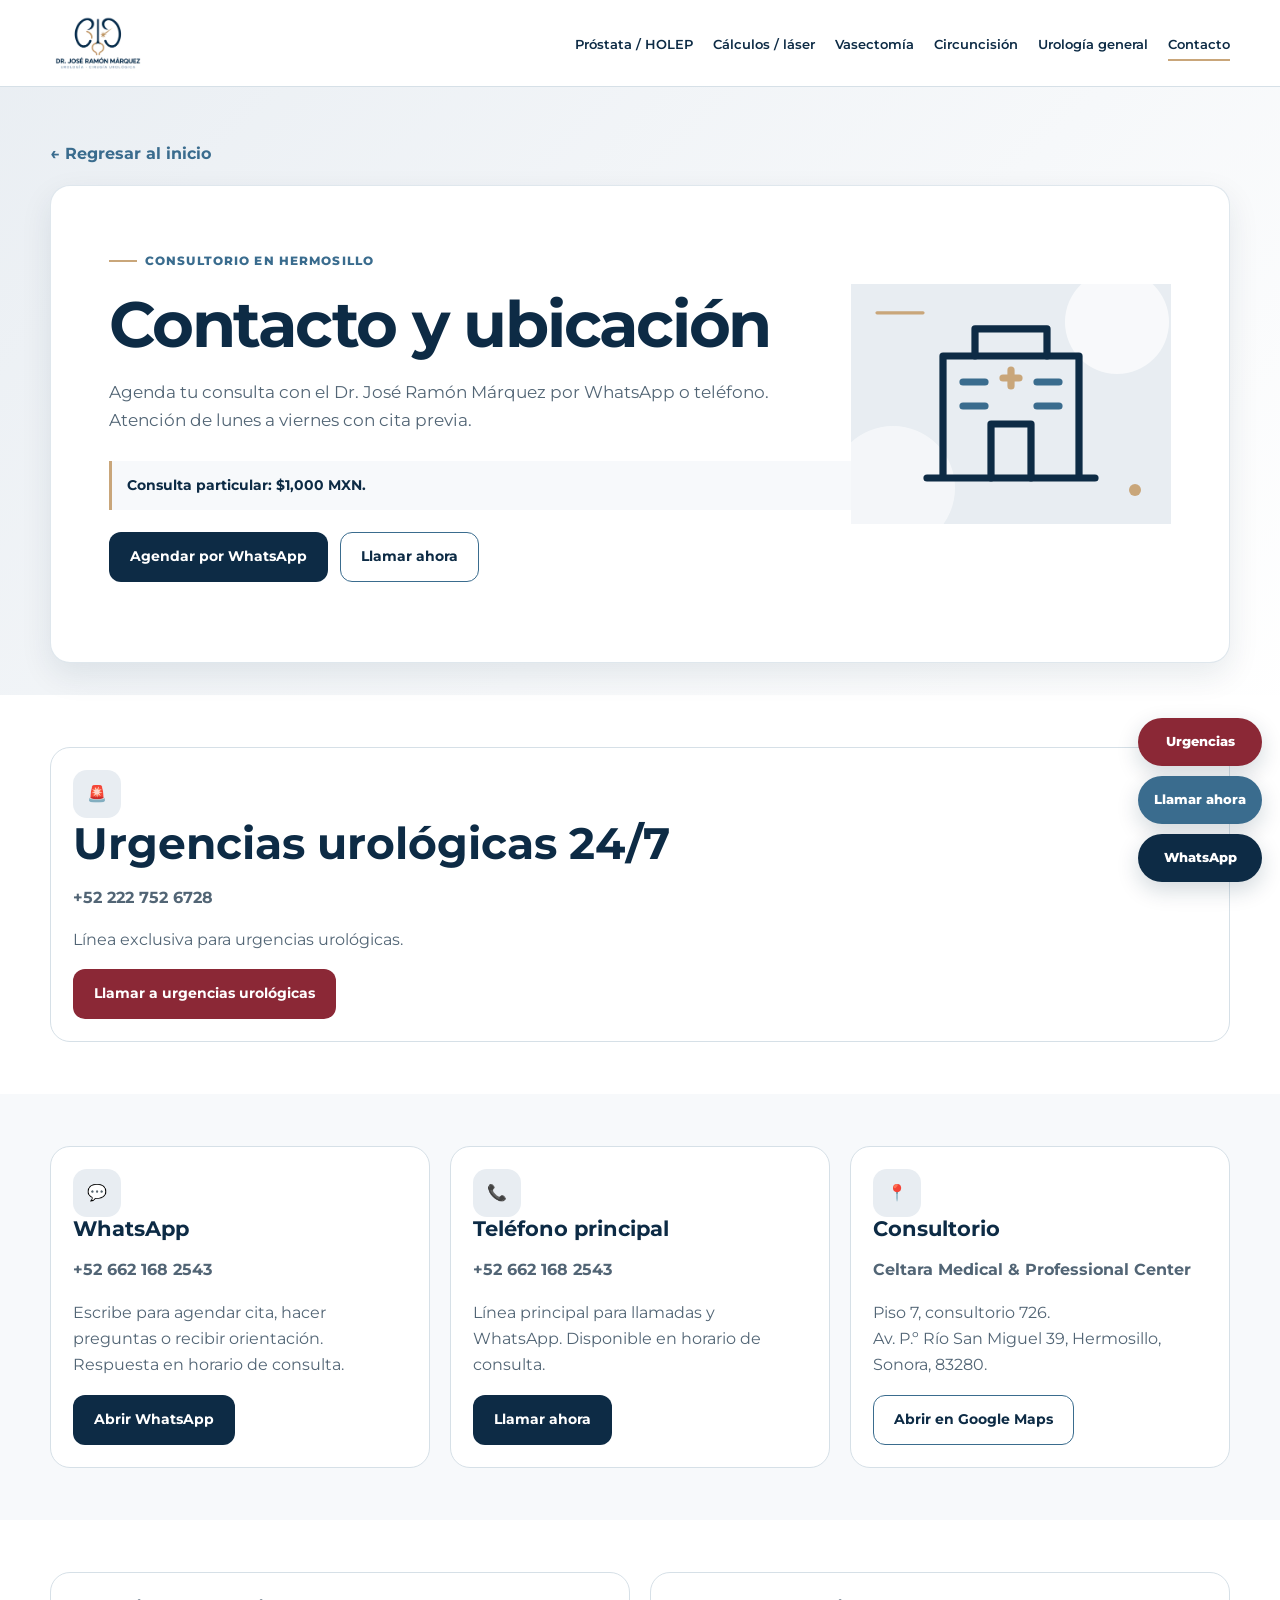
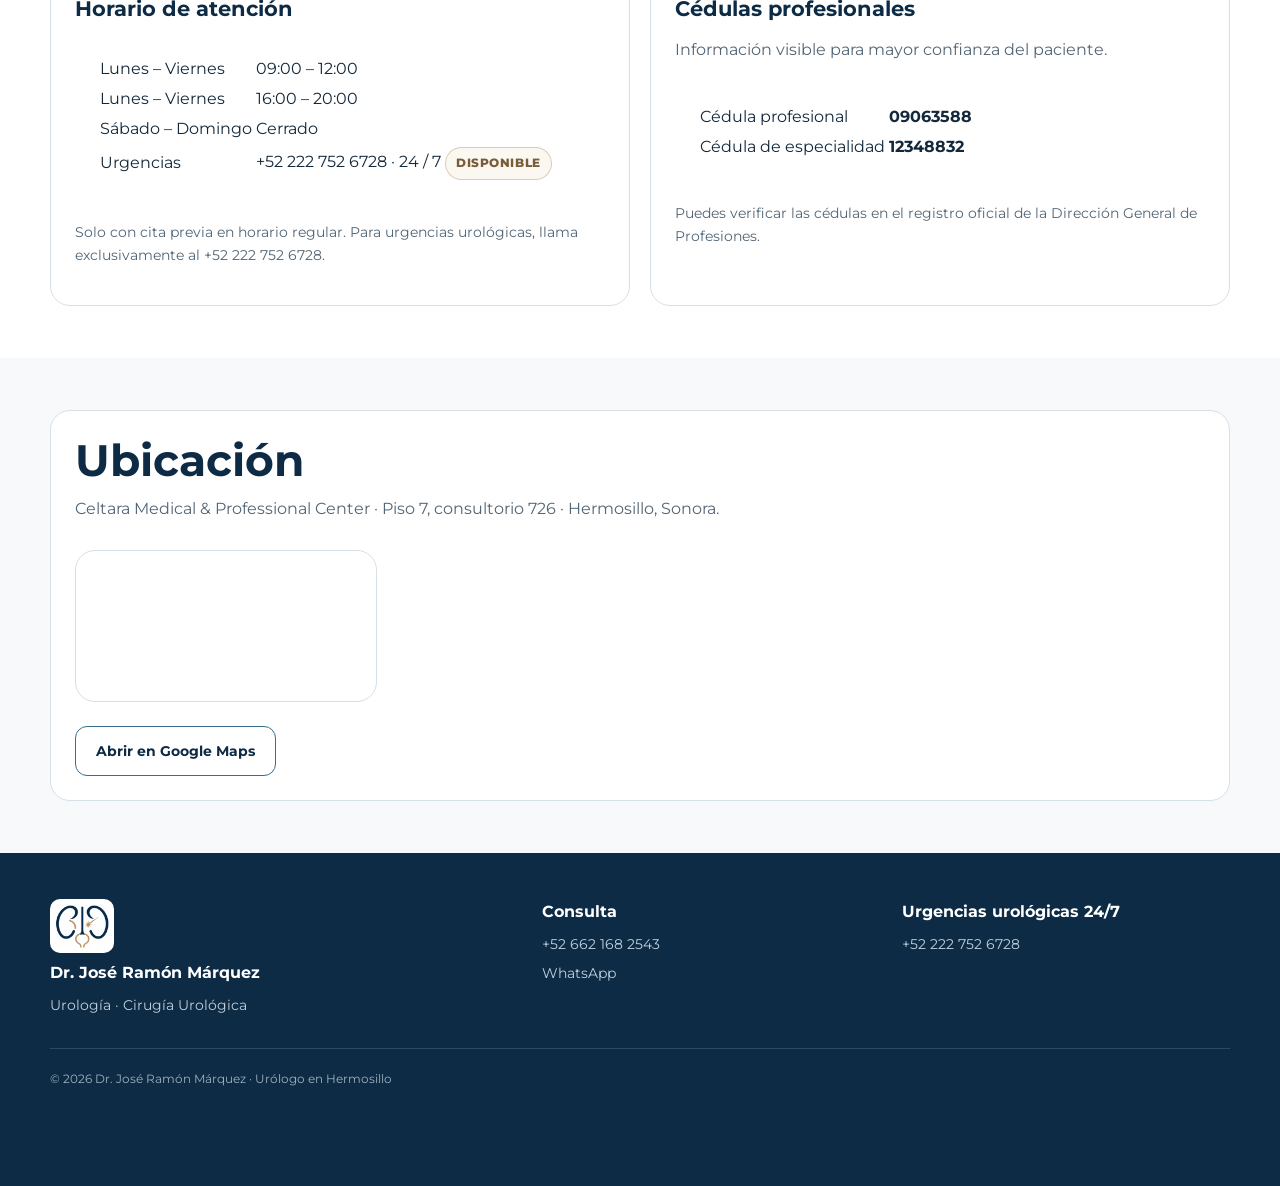
<file: contacto.html>
<!DOCTYPE html>
<html lang="es">
<head>
  <!-- Google tag (gtag.js) -->
  <script async src="https://www.googletagmanager.com/gtag/js?id=AW-10890424360"></script>
  <script>
    window.dataLayer = window.dataLayer || [];
    function gtag(){dataLayer.push(arguments);}
    gtag('js', new Date());
    gtag('config', 'AW-10890424360');
  </script>
  <meta charset="UTF-8" />
  <meta name="viewport" content="width=device-width, initial-scale=1.0" />
  <link rel="canonical" href="https://www.urologohermosillo.mx/contacto.html" />

  <title>Contacto | Urólogo en Hermosillo | Dr. José Ramón Márquez</title>

  <meta
    name="description"
    content="Agenda tu cita con el Dr. José Ramón Márquez, urólogo en Hermosillo. Atención por WhatsApp o teléfono en Celtara Medical, consultorio 726."
  />
  <meta
    name="keywords"
    content="contacto urólogo Hermosillo, cita urólogo Hermosillo, Dr Márquez Hermosillo teléfono, Celtara Medical Hermosillo urología"
  />
  <meta name="robots" content="index, follow" />

  <meta property="og:title" content="Contacto | Dr. José Ramón Márquez – Urólogo en Hermosillo" />
  <meta property="og:description" content="Agenda tu cita con el Dr. Márquez por WhatsApp o teléfono. Consultorio en Celtara Medical & Professional Center, Hermosillo." />
  <meta property="og:type" content="website" />
  <meta property="og:url" content="https://www.urologohermosillo.mx/contacto.html" />
  <meta property="og:image" content="https://www.urologohermosillo.mx/doctor.jpg" />
  <meta property="og:image:width" content="516" />
  <meta property="og:image:height" content="800" />
  <meta property="og:image:alt" content="Dr. José Ramón Márquez, urólogo en Hermosillo" />

  <script type="application/ld+json">
  {
    "@context": "https://schema.org",
    "@type": "Physician",
    "name": "Dr. José Ramón Márquez",
    "medicalSpecialty": "Urology",
    "url": "https://www.urologohermosillo.mx/",
    "telephone": "+52 662 168 2543",
    "image": "https://www.urologohermosillo.mx/doctor.jpg",
    "openingHours": ["Mo-Fr 09:00-12:00", "Mo-Fr 16:00-20:00"],
    "address": {
      "@type": "PostalAddress",
      "streetAddress": "Av. P.º Río San Miguel 39",
      "addressLocality": "Hermosillo",
      "addressRegion": "Sonora",
      "postalCode": "83280",
      "addressCountry": "MX"
    }
  }
  </script>

  
  <link rel="preconnect" href="https://fonts.googleapis.com">
  <link rel="preconnect" href="https://fonts.gstatic.com" crossorigin>
  <link href="https://fonts.googleapis.com/css2?family=Montserrat:wght@400;600;700;800&display=swap" rel="stylesheet">
  <link rel="icon" type="image/png" sizes="32x32" href="assets/brand/06_Favicon_32x32.png">
  <link rel="icon" type="image/png" sizes="64x64" href="assets/brand/06_Favicon_64x64.png">
  <link rel="apple-touch-icon" sizes="180x180" href="assets/brand/06_Favicon_180x180.png">
  <link rel="icon" type="image/png" sizes="192x192" href="assets/brand/06_Favicon_192x192.png">
  <link rel="icon" type="image/png" sizes="512x512" href="assets/brand/06_Favicon_512x512.png">
  <link rel="stylesheet" href="assets/css/styles.css">
  <script defer src="assets/js/site.js"></script>
</head>
<body class="page-contacto">

  <header class="topbar">
  <div class="container topbar-inner">
    <a href="index.html" class="brand" aria-label="Dr. José Ramón Márquez, inicio">
      <img src="assets/brand/02_Logo_Principal_Transparente_Web.webp" alt="Ilustración de consultorio y contacto médico en Hermosillo" width="320" height="206">
    </a>
    <button class="nav-toggle" type="button" aria-expanded="false" aria-controls="site-nav"><span></span><span></span><span></span><span class="sr-only">Abrir menú</span></button>
    <nav class="nav" id="site-nav" aria-label="Navegación principal">
      <a href="prostata.html">Próstata / HOLEP</a>
      <a href="calculos.html">Cálculos / láser</a>
      <a href="vasectomia.html">Vasectomía</a>
      <a href="circuncision.html">Circuncisión</a>
      <a href="urologo-hermosillo.html">Urología general</a>
      <a href="contacto.html">Contacto</a>
    </nav>
  </div>
</header>

  <main>
    <section class="hero">
      <div class="container">
        <a href="index.html" class="back-link">← Regresar al inicio</a>
        <div class="panel hero-copy">
          <div class="eyebrow">Consultorio en Hermosillo</div>
          <figure class="inline-hero-visual"><img src="assets/images/contacto.svg" alt="Ilustración de consultorio y contacto médico en Hermosillo" width="420" height="320"></figure>
          <h1>Contacto y ubicación</h1>
          <p class="lead">
            Agenda tu consulta con el Dr. José Ramón Márquez por WhatsApp o teléfono. Atención de lunes a viernes con cita previa.
          </p>
          <p class="hero-reassurance"><strong>Consulta particular: $1,000 MXN.</strong></p>
          <div class="cta-row">
            <a class="btn btn-green" href="https://wa.me/526621682543?text=Hola%20Dr.%20Jos%C3%A9%20Ram%C3%B3n%2C%20vi%20su%20p%C3%A1gina%20web%20y%20quiero%20agendar%20una%20consulta%20urol%C3%B3gica" onclick="return gtag_report_conversion(this.href);">
              Agendar por WhatsApp
            </a>
            <a class="btn btn-secondary" href="tel:+526621682543">
              Llamar ahora
            </a>
          </div>
        </div>
      </div>
    </section>

    <section class="section" aria-labelledby="urgencias-urologicas">
      <div class="container">
        <div class="card contact-method">
          <div class="icon icon-tel">🚨</div>
          <h2 id="urgencias-urologicas">Urgencias urológicas 24/7</h2>
          <p><strong>+52 222 752 6728</strong></p>
          <p>Línea exclusiva para urgencias urológicas.</p>
          <a class="btn btn-urgent" href="tel:+522227526728">
            Llamar a urgencias urológicas
          </a>
        </div>
      </div>
    </section>

    <section class="section">
      <div class="container grid-3">

        <div class="card contact-method">
          <div class="icon icon-wa">💬</div>
          <h3>WhatsApp</h3>
          <p><strong>+52 662 168 2543</strong></p>
          <p>Escribe para agendar cita, hacer preguntas o recibir orientación. Respuesta en horario de consulta.</p>
          <a class="btn btn-green" href="https://wa.me/526621682543?text=Hola%20Dr.%20Jos%C3%A9%20Ram%C3%B3n%2C%20vi%20su%20p%C3%A1gina%20web%20y%20quiero%20agendar%20una%20consulta%20urol%C3%B3gica" onclick="return gtag_report_conversion(this.href);">
            Abrir WhatsApp
          </a>
        </div>

        <div class="card contact-method">
          <div class="icon icon-tel">📞</div>
          <h3>Teléfono principal</h3>
          <p><strong>+52 662 168 2543</strong></p>
          <p>Línea principal para llamadas y WhatsApp. Disponible en horario de consulta.</p>
          <a class="btn btn-primary" href="tel:+526621682543">
            Llamar ahora
          </a>
        </div>

        <div class="card contact-method">
          <div class="icon icon-pin">📍</div>
          <h3>Consultorio</h3>
          <p><strong>Celtara Medical &amp; Professional Center</strong></p>
          <p>Piso 7, consultorio 726.<br>Av. P.º Río San Miguel 39, Hermosillo, Sonora, 83280.</p>
          <a class="btn btn-secondary" href="https://maps.app.goo.gl/BfE73tinQYWKjurT8" target="_blank" rel="noopener noreferrer">
            Abrir en Google Maps
          </a>
        </div>

      </div>
    </section>

    <section class="section">
      <div class="container grid-2">

        <div class="card">
          <h3>Horario de atención</h3>
          <table class="horario">
            <tr>
              <td>Lunes – Viernes</td>
              <td>09:00 – 12:00</td>
            </tr>
            <tr>
              <td>Lunes – Viernes</td>
              <td>16:00 – 20:00</td>
            </tr>
            <tr>
              <td>Sábado – Domingo</td>
              <td>Cerrado</td>
            </tr>
            <tr>
              <td>Urgencias</td>
              <td><a href="tel:+522227526728">+52 222 752 6728</a> · 24 / 7 <span class="badge">Disponible</span></td>
            </tr>
          </table>
          <p style="margin-top:16px; font-size:14px;">Solo con cita previa en horario regular. Para urgencias urológicas, llama exclusivamente al +52 222 752 6728.</p>
        </div>

        <div class="card">
          <h3>Cédulas profesionales</h3>
          <p>Información visible para mayor confianza del paciente.</p>
          <table class="horario">
            <tr>
              <td>Cédula profesional</td>
              <td><strong>09063588</strong></td>
            </tr>
            <tr>
              <td>Cédula de especialidad</td>
              <td><strong>12348832</strong></td>
            </tr>
          </table>
          <p style="margin-top:16px; font-size:14px;">Puedes verificar las cédulas en el registro oficial de la Dirección General de Profesiones.</p>
        </div>

      </div>
    </section>

    <section class="section">
      <div class="container">
        <div class="card">
          <div class="section-head">
            <h2>Ubicación</h2>
            <p>Celtara Medical &amp; Professional Center · Piso 7, consultorio 726 · Hermosillo, Sonora.</p>
          </div>
          <iframe
            class="map-frame"
            src="https://www.google.com/maps?q=Celtara%20Medical%20%26%20Professional%20Center%2C%20Piso%207%2C%20consultorio%20726%2C%20Hermosillo&output=embed"
            loading="lazy">
          </iframe>
          <div class="cta-row" style="margin-top:16px; margin-bottom:0;">
            <a class="btn btn-secondary" href="https://maps.app.goo.gl/BfE73tinQYWKjurT8" target="_blank" rel="noopener noreferrer">
              Abrir en Google Maps
            </a>
          </div>
        </div>
      </div>
    </section>
  </main>

  <div class="floating-actions">
    <a class="floating-btn btn-urgent" href="tel:+522227526728">
      Urgencias
    </a>
    <a class="floating-btn floating-call" href="tel:+526621682543">
      Llamar ahora
    </a>
    <a class="floating-btn floating-wa" href="https://wa.me/526621682543?text=Hola%20Dr.%20Jos%C3%A9%20Ram%C3%B3n%2C%20vi%20su%20p%C3%A1gina%20web%20y%20quiero%20informaci%C3%B3n%20sobre%20consulta%20urol%C3%B3gica" onclick="return gtag_report_conversion(this.href);">
      WhatsApp
    </a>
  </div>

  <footer class="site-footer"><div class="container footer-grid"><div><img src="assets/brand/03_Isotipo_Footer.webp" alt="Isotipo del Dr. José Ramón Márquez" width="72" height="58" loading="lazy"><strong>Dr. José Ramón Márquez</strong><span>Urología · Cirugía Urológica</span></div><div><strong>Consulta</strong><a href="tel:+526621682543">+52 662 168 2543</a><a href="https://wa.me/526621682543" onclick="return gtag_report_conversion(this.href);">WhatsApp</a></div><div><strong>Urgencias urológicas 24/7</strong><a href="tel:+522227526728">+52 222 752 6728</a></div></div><div class="container footer-bottom">© <span data-current-year>2026</span> Dr. José Ramón Márquez · Urólogo en Hermosillo</div></footer>

</body>
</html>
</file>
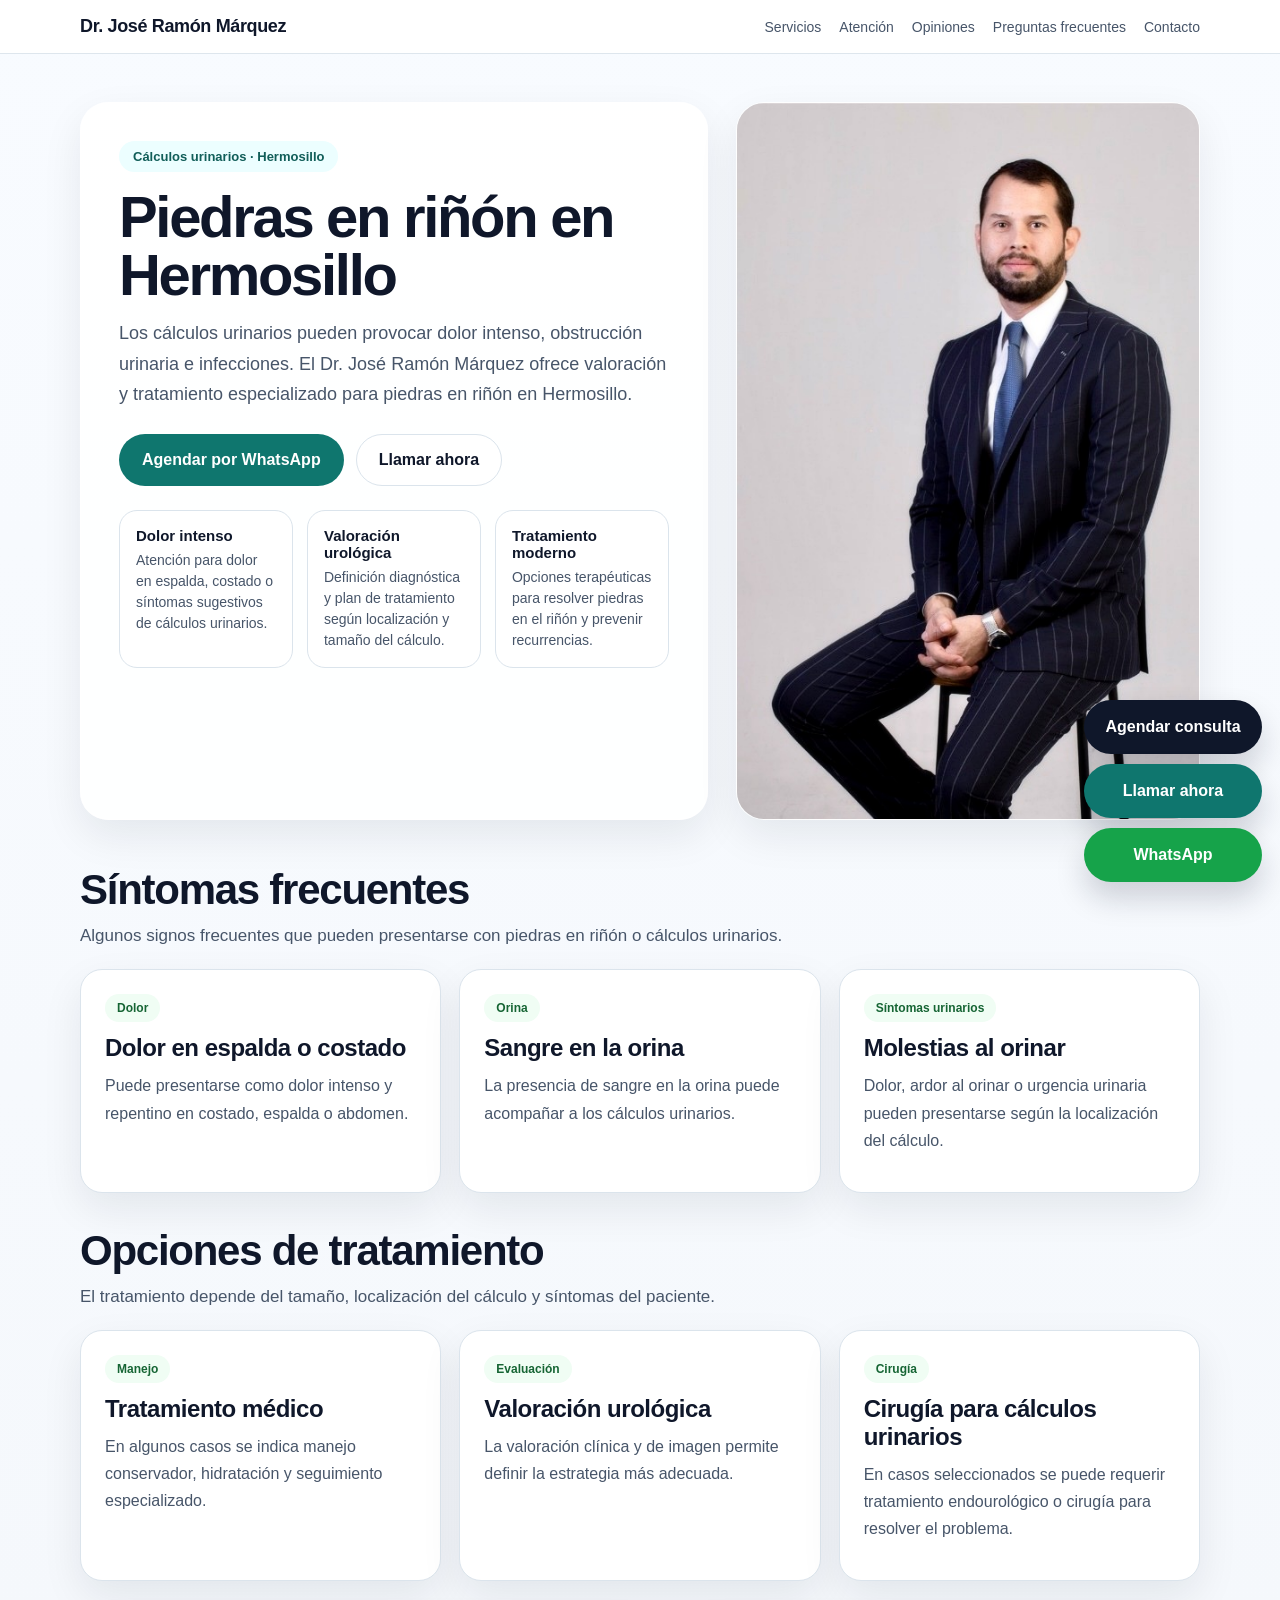
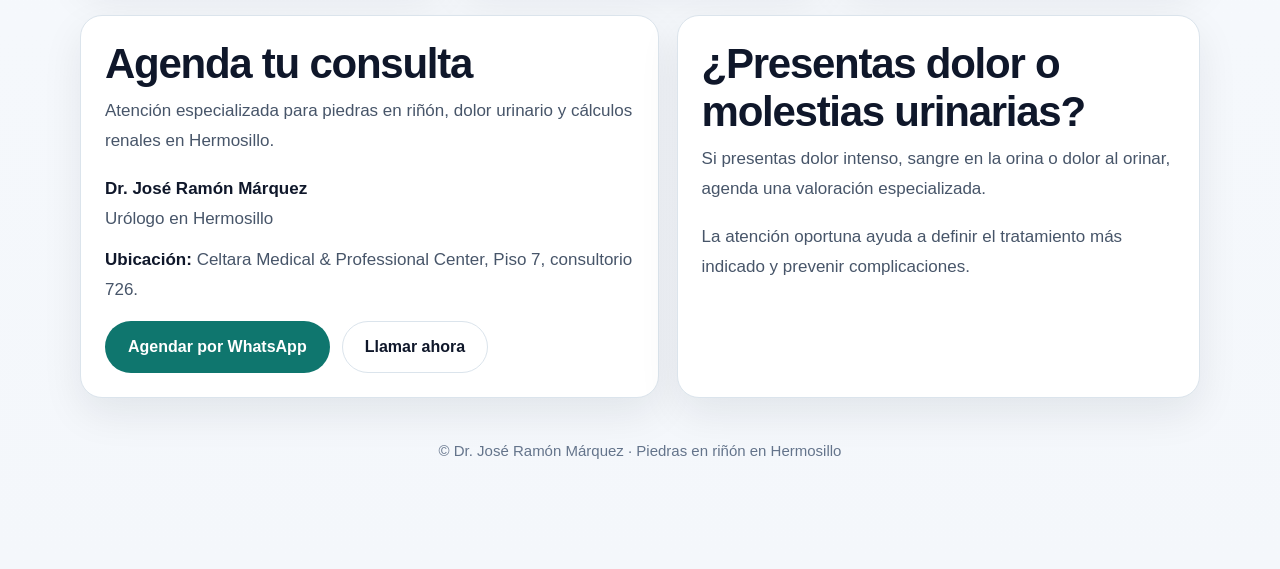
<file: cálculos.html>
<!DOCTYPE html>
<html lang="es">
<head>
  <!-- Google tag (gtag.js) -->
  <script async src="https://www.googletagmanager.com/gtag/js?id=AW-10890424360"></script>
  <script>
    window.dataLayer = window.dataLayer || [];
    function gtag(){dataLayer.push(arguments);}
    gtag('js', new Date());
    gtag('config', 'AW-10890424360');
  </script>

  <meta charset="UTF-8" />
  <meta name="viewport" content="width=device-width, initial-scale=1.0" />
  <link rel="canonical" href="https://urologohermosillo.mx/calculos.html" />

  <title>Piedras en riñón en Hermosillo | Dr. José Ramón Márquez</title>

  <meta
    name="description"
    content="Tratamiento de piedras en riñón y cálculos urinarios en Hermosillo. Valoración especializada por el Dr. José Ramón Márquez."
  />
  <meta
    name="keywords"
    content="piedras en riñón Hermosillo, cálculos renales Hermosillo, cirugía láser cálculos Hermosillo, urólogo cálculos Hermosillo"
  />
  <meta name="robots" content="index, follow" />

  <meta property="og:title" content="Piedras en riñón en Hermosillo | Dr. José Ramón Márquez" />
  <meta
    property="og:description"
    content="Tratamiento especializado para cálculos urinarios y piedras en riñón en Hermosillo."
  />
  <meta property="og:type" content="website" />
  <meta property="og:url" content="https://urologohermosillo.mx/calculos.html" />
  <meta property="og:image" content="https://urologohermosillo.mx/doctor.jpg" />

  <style>
    :root {
      --bg: #f4f7fb;
      --white: #ffffff;
      --text: #0f172a;
      --muted: #475569;
      --primary: #0f766e;
      --primary-dark: #115e59;
      --green: #16a34a;
      --line: #dbe4ec;
      --shadow: 0 16px 40px rgba(15, 23, 42, 0.08);
      --radius: 22px;
      --max: 1120px;
    }

    * { box-sizing: border-box; }
    html { scroll-behavior: smooth; }

    body {
      margin: 0;
      font-family: Arial, Helvetica, sans-serif;
      background: linear-gradient(180deg, #f8fbff 0%, var(--bg) 100%);
      color: var(--text);
    }

    img {
      max-width: 100%;
      display: block;
    }

    a {
      text-decoration: none;
      color: inherit;
    }

    .container {
      width: min(var(--max), calc(100% - 32px));
      margin: 0 auto;
    }

    .topbar {
      position: sticky;
      top: 0;
      z-index: 50;
      background: rgba(255, 255, 255, 0.92);
      backdrop-filter: blur(10px);
      border-bottom: 1px solid rgba(219, 228, 236, 0.9);
    }

    .topbar-inner {
      display: flex;
      justify-content: space-between;
      align-items: center;
      gap: 16px;
      padding: 16px 0;
    }

    .brand {
      font-weight: 800;
      font-size: 18px;
      letter-spacing: -0.02em;
    }

    .nav {
      display: flex;
      gap: 18px;
      font-size: 14px;
      color: var(--muted);
      flex-wrap: wrap;
    }

    .hero {
      padding: 48px 0 22px;
    }

    .hero-grid {
      display: grid;
      grid-template-columns: 1.15fr 0.85fr;
      gap: 28px;
      align-items: stretch;
    }

    .panel {
      background: rgba(255, 255, 255, 0.88);
      border: 1px solid rgba(255, 255, 255, 0.95);
      border-radius: 28px;
      box-shadow: var(--shadow);
      overflow: hidden;
    }

    .hero-copy {
      padding: 38px;
    }

    .eyebrow {
      display: inline-block;
      margin-bottom: 16px;
      padding: 8px 14px;
      background: #ecfeff;
      color: var(--primary-dark);
      border-radius: 999px;
      font-size: 13px;
      font-weight: 700;
    }

    h1 {
      margin: 0 0 14px;
      font-size: clamp(34px, 5vw, 58px);
      line-height: 1;
      letter-spacing: -0.04em;
    }

    .lead {
      margin: 0 0 24px;
      color: var(--muted);
      font-size: 18px;
      line-height: 1.7;
      max-width: 62ch;
    }

    .cta-row {
      display: flex;
      flex-wrap: wrap;
      gap: 12px;
      margin-bottom: 24px;
    }

    .btn {
      display: inline-flex;
      align-items: center;
      justify-content: center;
      min-height: 52px;
      padding: 14px 22px;
      border-radius: 999px;
      font-weight: 700;
      border: 1px solid transparent;
      transition: 0.2s ease;
    }

    .btn:hover {
      transform: translateY(-1px);
    }

    .btn-primary {
      background: var(--primary);
      color: #fff;
    }

    .btn-secondary {
      background: #fff;
      color: var(--text);
      border-color: var(--line);
    }

    .highlights {
      display: grid;
      grid-template-columns: repeat(3, 1fr);
      gap: 14px;
    }

    .highlight {
      background: #fff;
      border: 1px solid var(--line);
      border-radius: 18px;
      padding: 16px;
    }

    .highlight strong {
      display: block;
      margin-bottom: 6px;
      font-size: 15px;
    }

    .highlight span {
      color: var(--muted);
      font-size: 14px;
      line-height: 1.5;
    }

    .hero-photo {
      min-height: 100%;
      background: #e8eef4;
    }

    .hero-photo img {
      width: 100%;
      height: 100%;
      object-fit: cover;
      object-position: center top;
    }

    .section {
      padding: 24px 0 10px;
    }

    .section-head {
      margin-bottom: 18px;
    }

    .section-head h2 {
      margin: 0 0 8px;
      font-size: clamp(28px, 4vw, 42px);
      letter-spacing: -0.03em;
    }

    .section-head p {
      margin: 0;
      color: var(--muted);
      font-size: 17px;
      line-height: 1.7;
    }

    .grid-3 {
      display: grid;
      grid-template-columns: repeat(3, 1fr);
      gap: 18px;
    }

    .card {
      background: var(--white);
      border: 1px solid var(--line);
      border-radius: var(--radius);
      box-shadow: var(--shadow);
      padding: 24px;
    }

    .tag {
      display: inline-block;
      margin-bottom: 12px;
      padding: 7px 12px;
      border-radius: 999px;
      background: #f0fdf4;
      color: #166534;
      font-size: 12px;
      font-weight: 800;
    }

    .service h3 {
      margin: 0 0 10px;
      font-size: 24px;
      letter-spacing: -0.02em;
    }

    .service p {
      margin: 0 0 14px;
      color: var(--muted);
      line-height: 1.7;
    }

    .contact-grid {
      display: grid;
      grid-template-columns: 1.05fr 0.95fr;
      gap: 18px;
    }

    .contact-info p {
      margin: 0 0 12px;
      color: var(--muted);
      line-height: 1.75;
      font-size: 17px;
    }

    .contact-info strong {
      color: var(--text);
    }

    .quick-actions {
      display: flex;
      flex-wrap: wrap;
      gap: 12px;
      margin-top: 16px;
    }

    .floating-actions {
      position: fixed;
      right: 18px;
      bottom: 18px;
      z-index: 60;
      display: flex;
      flex-direction: column;
      gap: 10px;
      align-items: flex-end;
    }

    .floating-btn {
      display: inline-flex;
      align-items: center;
      justify-content: center;
      min-width: 178px;
      min-height: 54px;
      padding: 14px 20px;
      border-radius: 999px;
      color: #fff;
      font-weight: 800;
      box-shadow: 0 16px 30px rgba(15, 23, 42, 0.18);
    }

    .floating-book {
      background: #0f172a;
    }

    .floating-call {
      background: var(--primary);
    }

    .floating-wa {
      background: var(--green);
    }

    footer {
      padding: 34px 0 110px;
      text-align: center;
      color: #64748b;
      font-size: 15px;
    }

    @media (max-width: 900px) {
      .nav {
        display: none;
      }

      .hero-grid,
      .grid-3,
      .contact-grid,
      .highlights {
        grid-template-columns: 1fr;
      }

      .hero-copy {
        padding: 28px;
      }

      .floating-actions {
        left: 14px;
        right: 14px;
        align-items: stretch;
      }

      .floating-btn {
        width: 100%;
        min-width: 0;
      }
    }
  </style>
</head>
<body>

  <header class="topbar">
    <div class="container topbar-inner">
      <div class="brand"><a href="index.html">Dr. José Ramón Márquez</a></div>
      <nav class="nav">
        <a href="index.html#servicios">Servicios</a>
        <a href="index.html#seo-local">Atención</a>
        <a href="index.html#opiniones">Opiniones</a>
        <a href="index.html#faq">Preguntas frecuentes</a>
        <a href="index.html#contacto">Contacto</a>
      </nav>
    </div>
  </header>

  <main>
    <section class="hero">
      <div class="container hero-grid">
        <div class="panel hero-copy">
          <div class="eyebrow">Cálculos urinarios · Hermosillo</div>

          <h1>Piedras en riñón en Hermosillo</h1>

          <p class="lead">
            Los cálculos urinarios pueden provocar dolor intenso, obstrucción urinaria e infecciones. El Dr. José Ramón Márquez ofrece valoración y tratamiento especializado para piedras en riñón en Hermosillo.
          </p>

          <div class="cta-row">
            <a class="btn btn-primary" href="https://wa.me/526621682543?text=Hola%20doctor%2C%20quiero%20agendar%20una%20consulta%20por%20piedras%20en%20el%20ri%C3%B1%C3%B3n" target="_blank">
              Agendar por WhatsApp
            </a>
            <a class="btn btn-secondary" href="tel:+522227526728">
              Llamar ahora
            </a>
          </div>

          <div class="highlights">
            <div class="highlight">
              <strong>Dolor intenso</strong>
              <span>Atención para dolor en espalda, costado o síntomas sugestivos de cálculos urinarios.</span>
            </div>
            <div class="highlight">
              <strong>Valoración urológica</strong>
              <span>Definición diagnóstica y plan de tratamiento según localización y tamaño del cálculo.</span>
            </div>
            <div class="highlight">
              <strong>Tratamiento moderno</strong>
              <span>Opciones terapéuticas para resolver piedras en el riñón y prevenir recurrencias.</span>
            </div>
          </div>
        </div>

        <div class="panel hero-photo">
          <img src="doctor.jpg" alt="Dr. José Ramón Márquez, urólogo en Hermosillo" />
        </div>
      </div>
    </section>

    <section class="section">
      <div class="container">
        <div class="section-head">
          <h2>Síntomas frecuentes</h2>
          <p>Algunos signos frecuentes que pueden presentarse con piedras en riñón o cálculos urinarios.</p>
        </div>

        <div class="grid-3">
          <article class="card service">
            <div class="tag">Dolor</div>
            <h3>Dolor en espalda o costado</h3>
            <p>Puede presentarse como dolor intenso y repentino en costado, espalda o abdomen.</p>
          </article>

          <article class="card service">
            <div class="tag">Orina</div>
            <h3>Sangre en la orina</h3>
            <p>La presencia de sangre en la orina puede acompañar a los cálculos urinarios.</p>
          </article>

          <article class="card service">
            <div class="tag">Síntomas urinarios</div>
            <h3>Molestias al orinar</h3>
            <p>Dolor, ardor al orinar o urgencia urinaria pueden presentarse según la localización del cálculo.</p>
          </article>
        </div>
      </div>
    </section>

    <section class="section" id="tratamiento">
      <div class="container">
        <div class="section-head">
          <h2>Opciones de tratamiento</h2>
          <p>El tratamiento depende del tamaño, localización del cálculo y síntomas del paciente.</p>
        </div>

        <div class="grid-3">
          <article class="card service">
            <div class="tag">Manejo</div>
            <h3>Tratamiento médico</h3>
            <p>En algunos casos se indica manejo conservador, hidratación y seguimiento especializado.</p>
          </article>

          <article class="card service">
            <div class="tag">Evaluación</div>
            <h3>Valoración urológica</h3>
            <p>La valoración clínica y de imagen permite definir la estrategia más adecuada.</p>
          </article>

          <article class="card service">
            <div class="tag">Cirugía</div>
            <h3>Cirugía para cálculos urinarios</h3>
            <p>En casos seleccionados se puede requerir tratamiento endourológico o cirugía para resolver el problema.</p>
          </article>
        </div>
      </div>
    </section>

    <section class="section" id="contacto">
      <div class="container contact-grid">
        <div class="card contact-info">
          <div class="section-head">
            <h2>Agenda tu consulta</h2>
            <p>Atención especializada para piedras en riñón, dolor urinario y cálculos renales en Hermosillo.</p>
          </div>

          <p>
            <strong>Dr. José Ramón Márquez</strong><br>
            Urólogo en Hermosillo
          </p>

          <p>
            <strong>Ubicación:</strong>
            Celtara Medical &amp; Professional Center, Piso 7, consultorio 726.
          </p>

          <div class="quick-actions">
            <a class="btn btn-primary" href="https://wa.me/526621682543?text=Hola%20doctor%2C%20quiero%20agendar%20una%20consulta%20por%20piedras%20en%20el%20ri%C3%B1%C3%B3n" target="_blank">
              Agendar por WhatsApp
            </a>
            <a class="btn btn-secondary" href="tel:+522227526728">
              Llamar ahora
            </a>
          </div>
        </div>

        <div class="card contact-info">
          <div class="section-head">
            <h2>¿Presentas dolor o molestias urinarias?</h2>
            <p>Si presentas dolor intenso, sangre en la orina o dolor al orinar, agenda una valoración especializada.</p>
          </div>

          <p>La atención oportuna ayuda a definir el tratamiento más indicado y prevenir complicaciones.</p>
        </div>
      </div>
    </section>
  </main>

  <div class="floating-actions">
    <a class="floating-btn floating-book" href="https://wa.me/526621682543?text=Hola%20doctor%2C%20quiero%20agendar%20una%20consulta%20por%20piedras%20en%20el%20ri%C3%B1%C3%B3n" target="_blank">
      Agendar consulta
    </a>
    <a class="floating-btn floating-call" href="tel:+522227526728">
      Llamar ahora
    </a>
    <a class="floating-btn floating-wa" href="https://wa.me/526621682543" target="_blank">
      WhatsApp
    </a>
  </div>

  <footer>
    © Dr. José Ramón Márquez · Piedras en riñón en Hermosillo
  </footer>

</body>
</html>
</file>
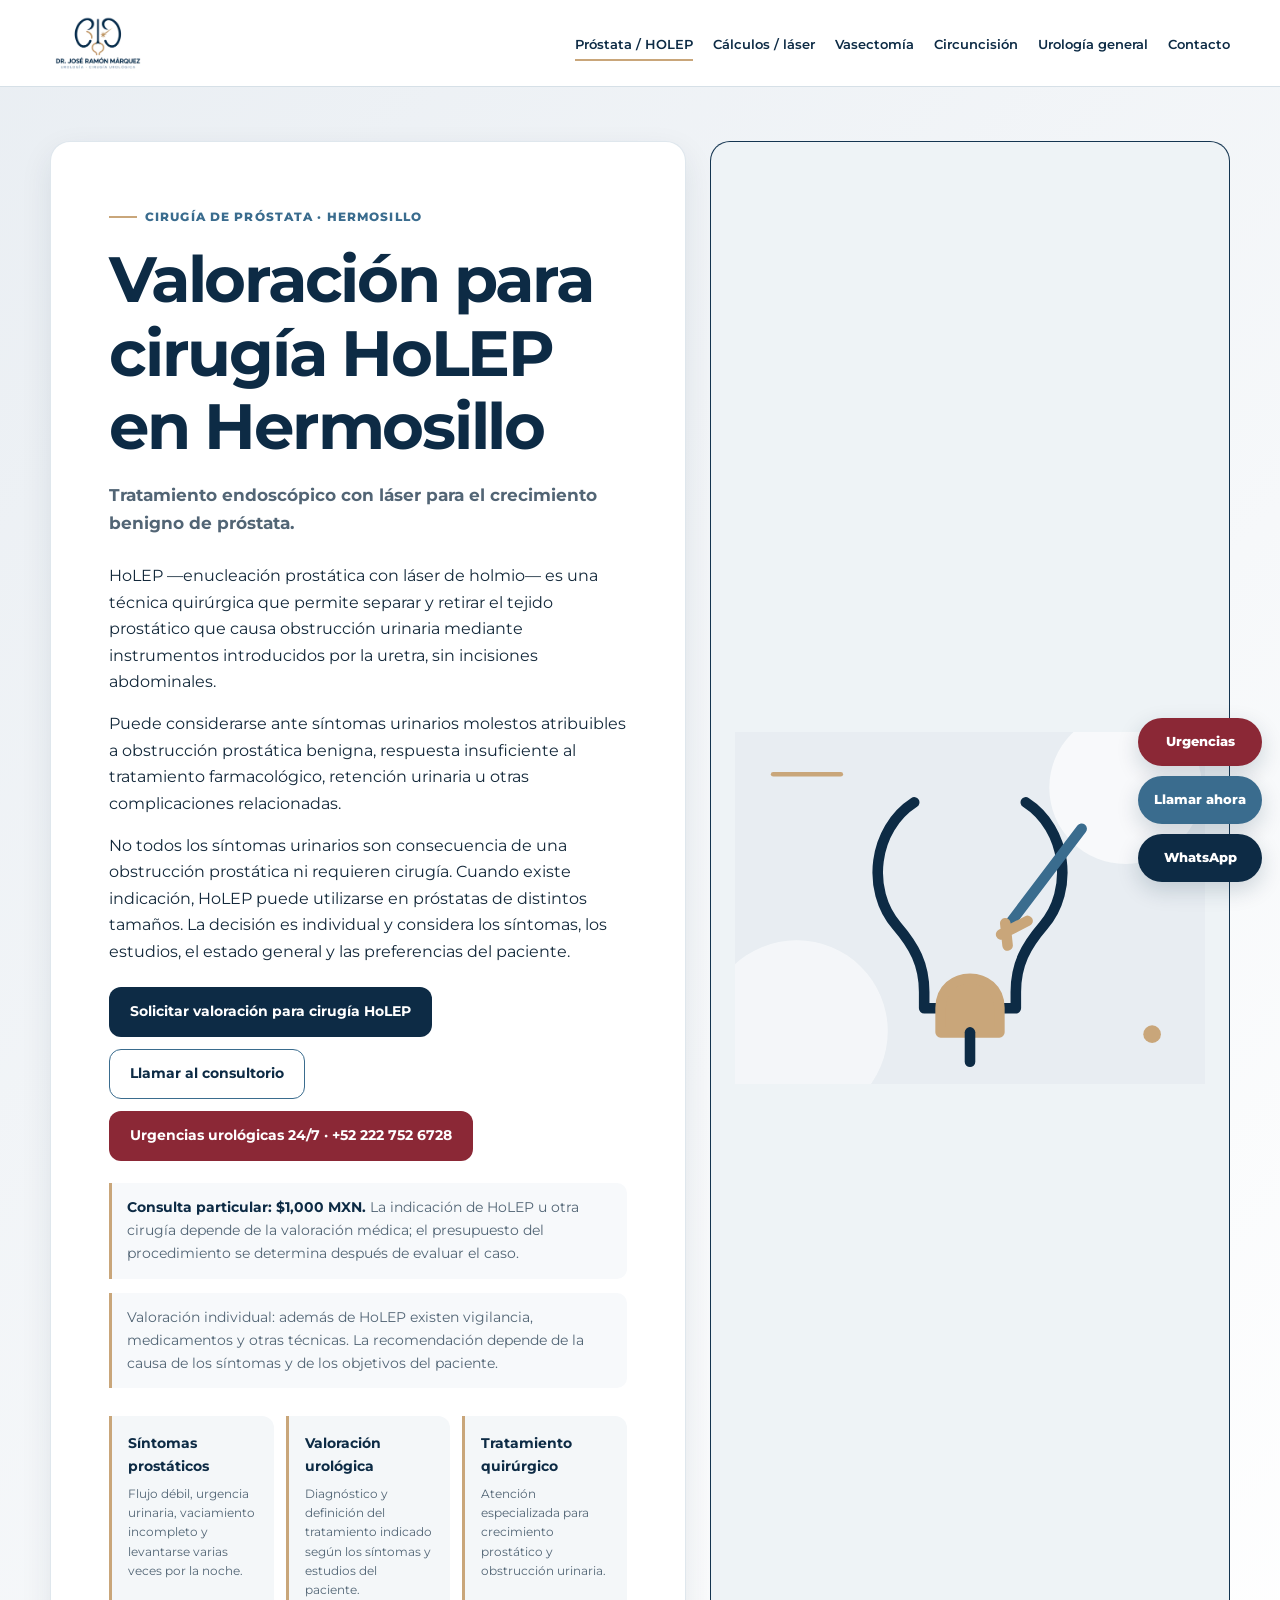
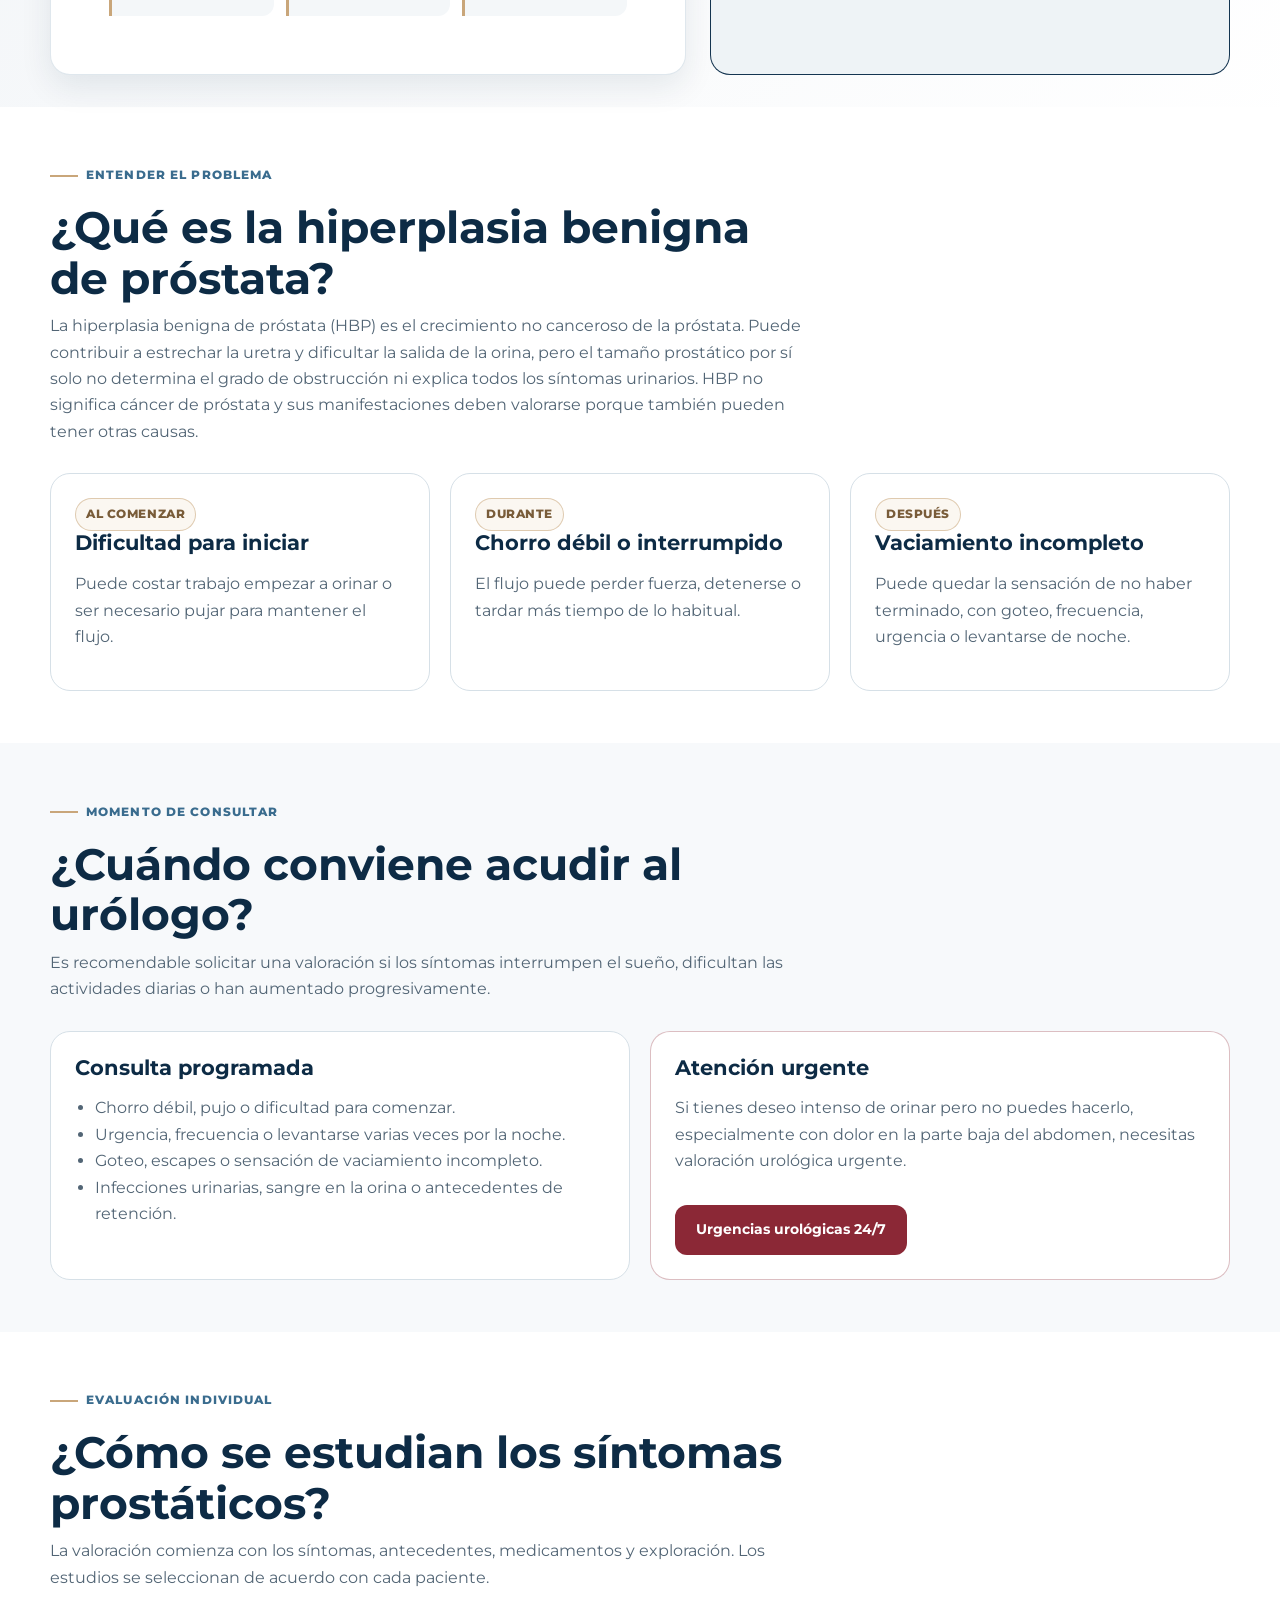
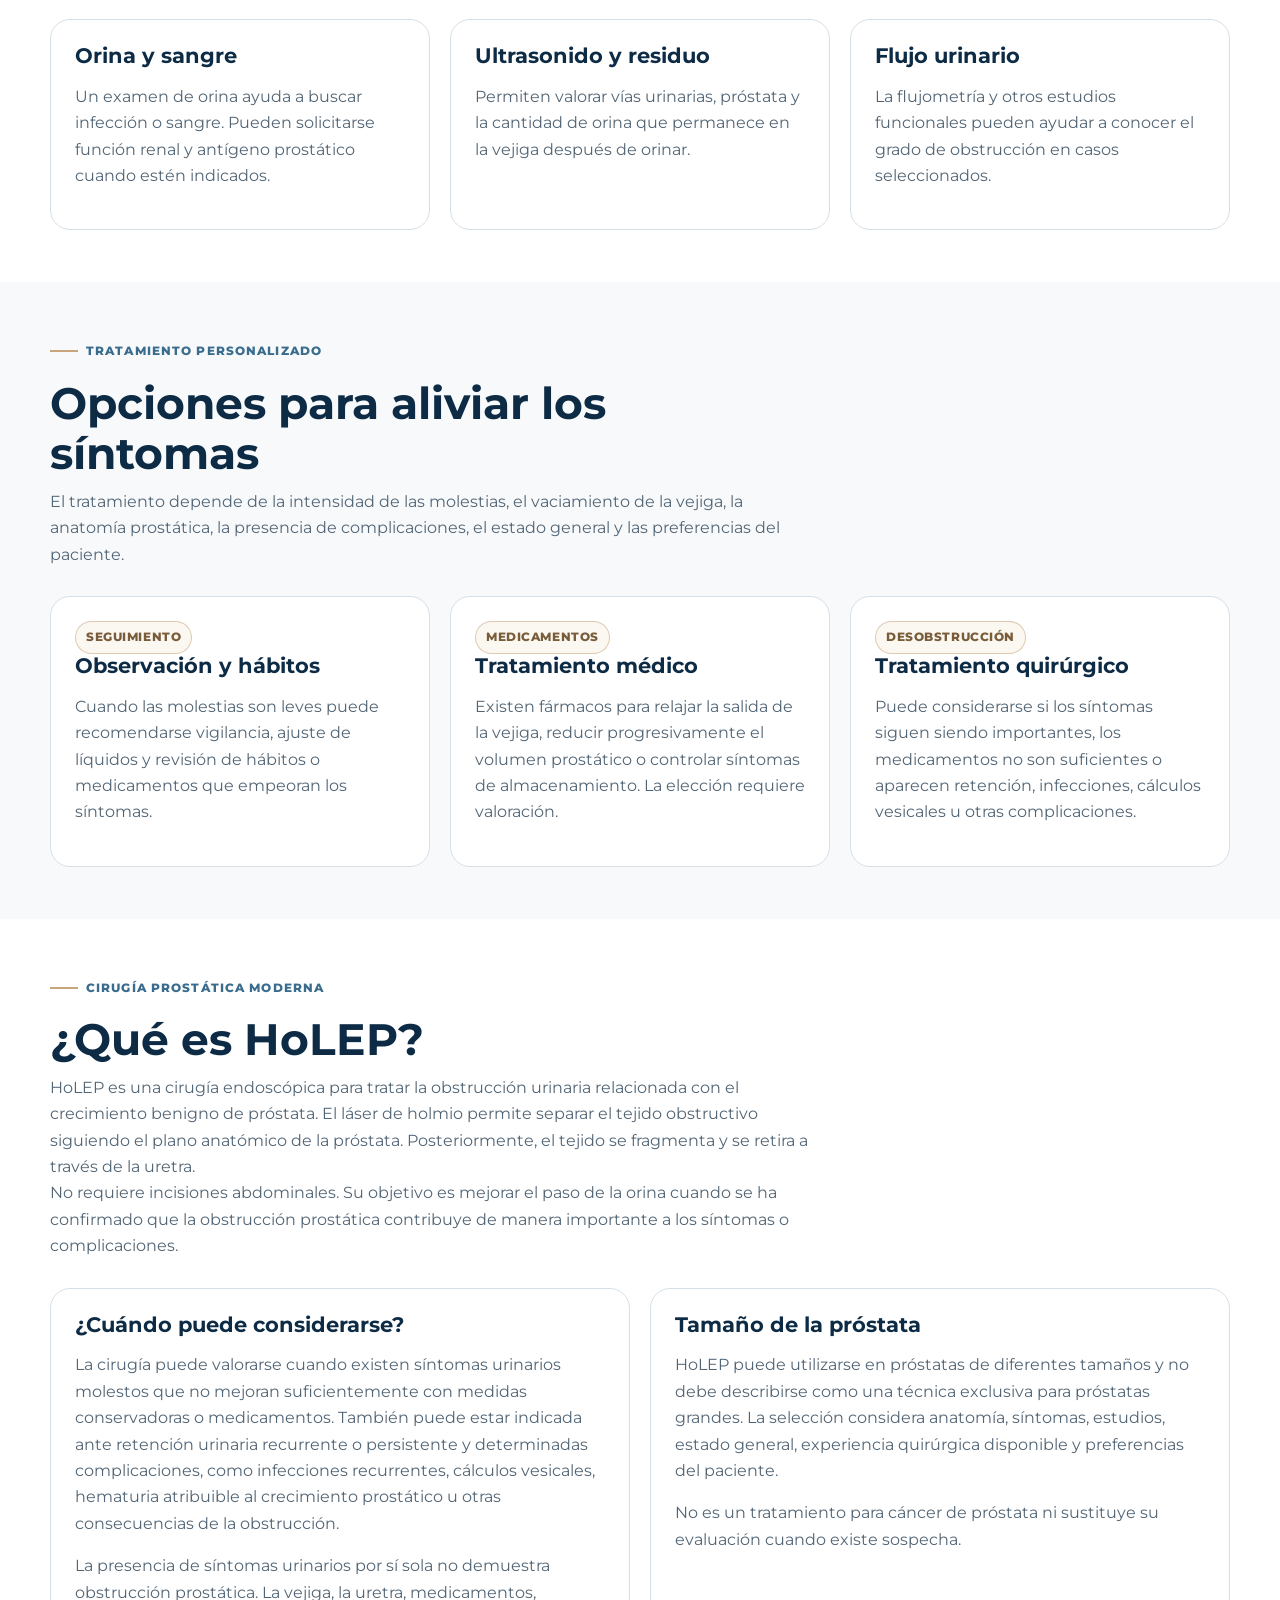
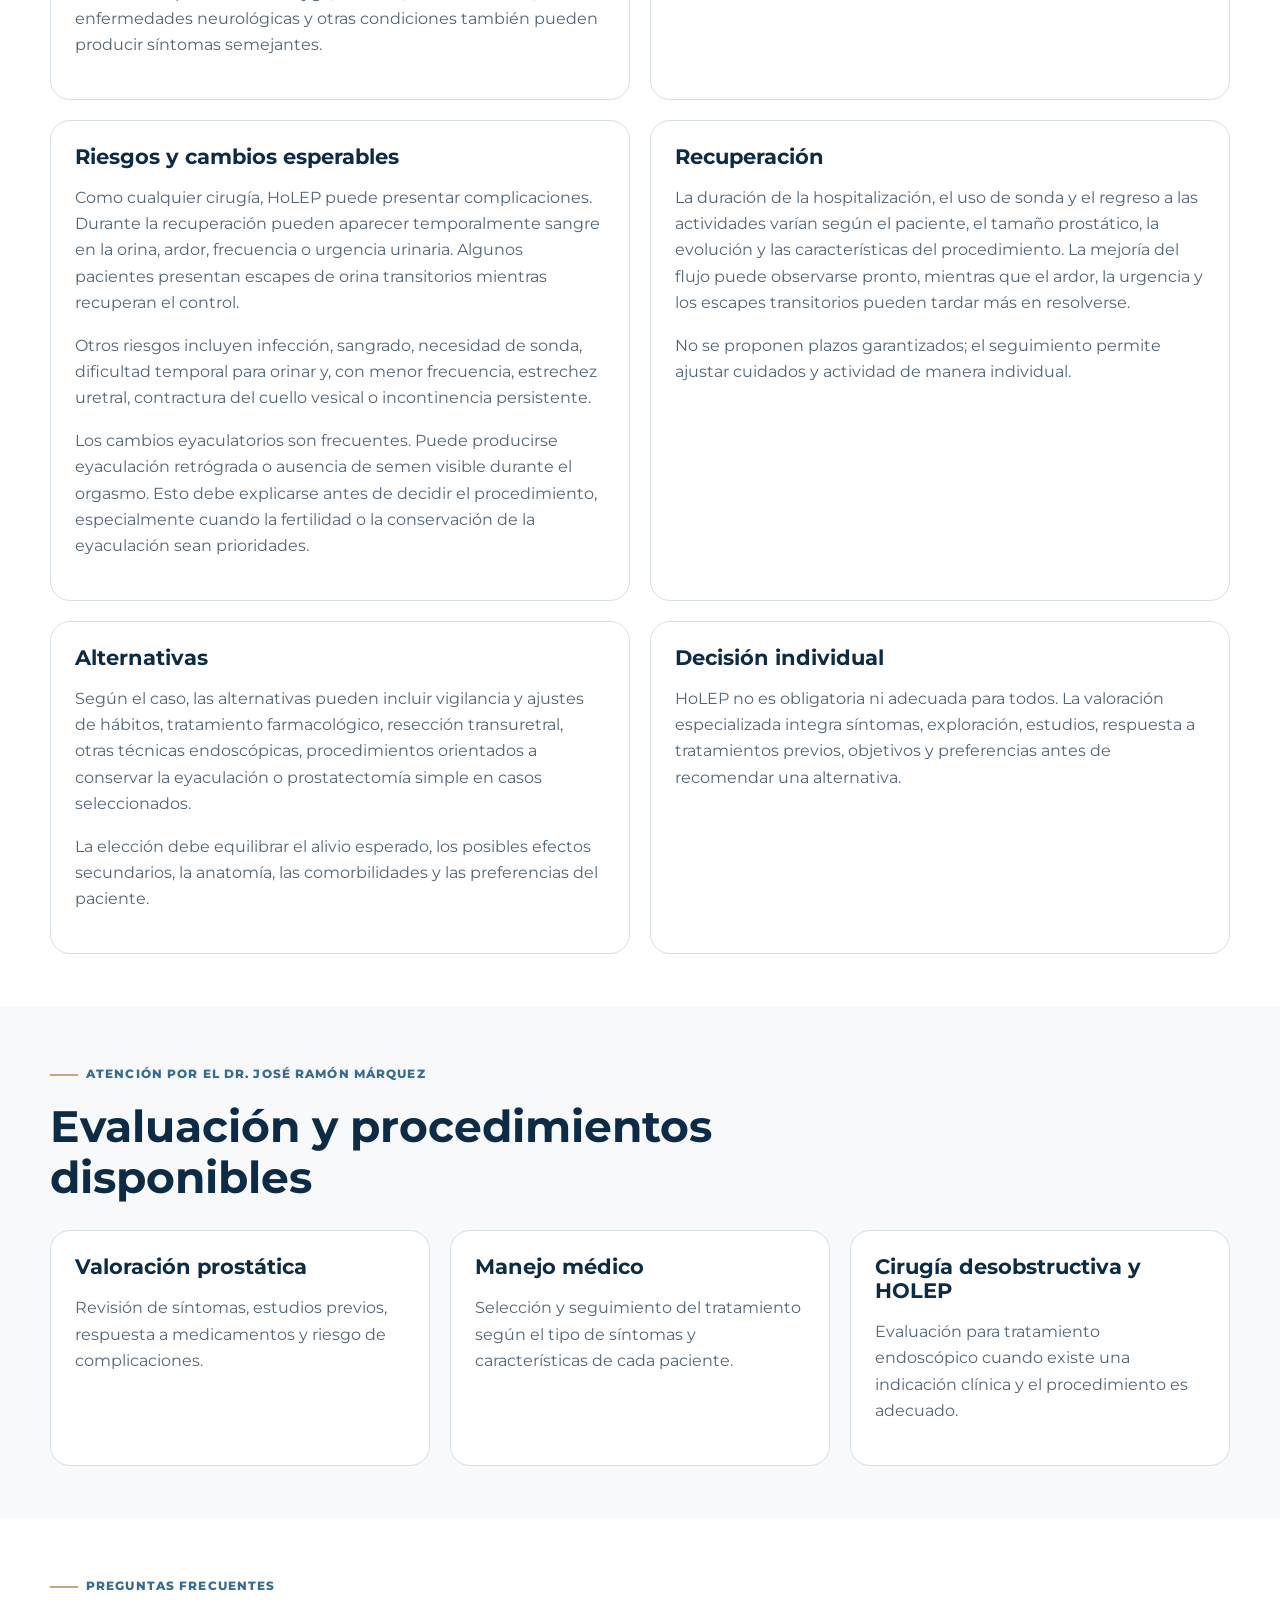
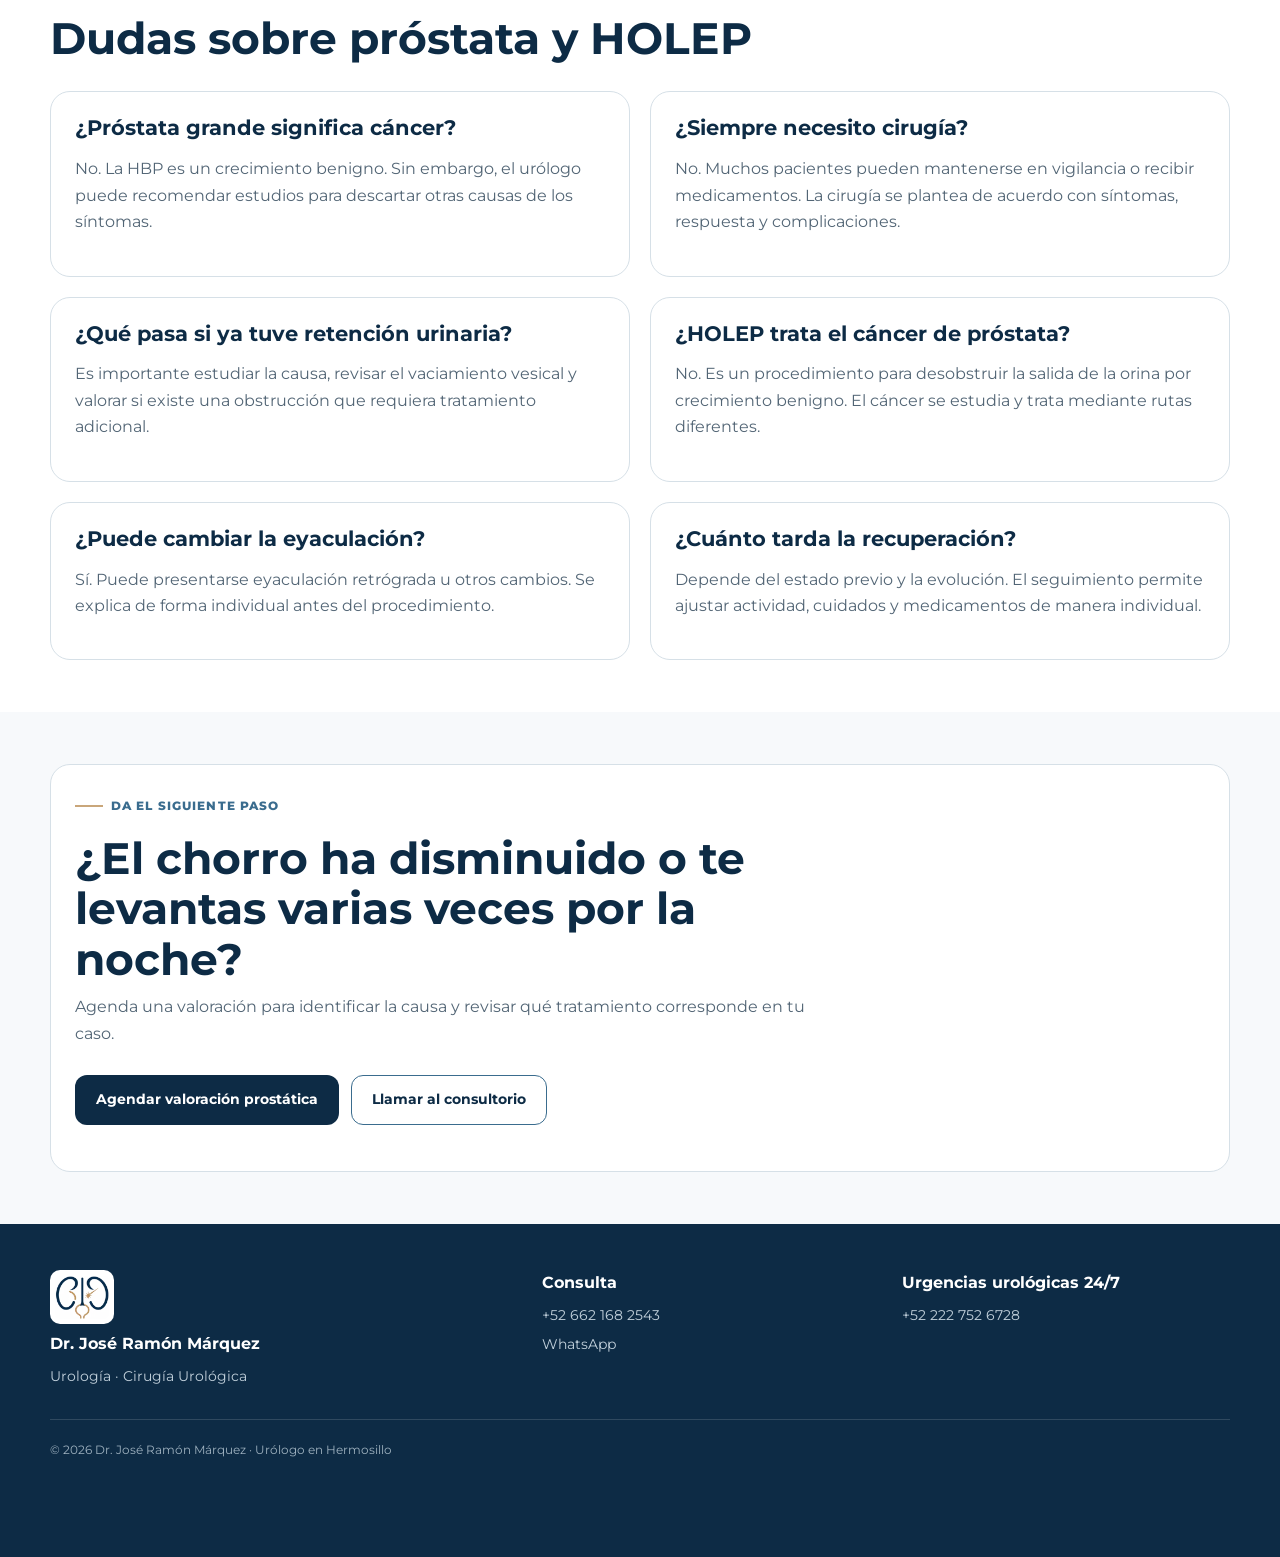
<file: prostata.html>
<!DOCTYPE html>
<html lang="es">
<head>
  <!-- Google tag (gtag.js) -->
  <script async src="https://www.googletagmanager.com/gtag/js?id=AW-10890424360"></script>
  <script>
    window.dataLayer = window.dataLayer || [];
    function gtag(){dataLayer.push(arguments);}
    gtag('js', new Date());
    gtag('config', 'AW-10890424360');
  </script>
  <meta charset="UTF-8" />
  <meta name="viewport" content="width=device-width, initial-scale=1.0" />
  <link rel="canonical" href="https://www.urologohermosillo.mx/prostata.html" />

  <title>Cirugía de próstata en Hermosillo | Dr. José Ramón Márquez</title>

  <meta name="description" content="Tratamiento y cirugía de próstata en Hermosillo. Valoración especializada por el Dr. José Ramón Márquez, urólogo en Hermosillo." />
  <meta name="keywords" content="cirugía de próstata Hermosillo, prostata agrandada Hermosillo, tratamiento próstata Hermosillo, urólogo próstata Hermosillo, HOLEP Hermosillo" />
  <meta name="robots" content="index, follow" />

  <meta property="og:title" content="Cirugía de próstata en Hermosillo | Dr. José Ramón Márquez" />
  <meta property="og:description" content="Tratamiento especializado para crecimiento prostático, síntomas urinarios y cirugía de próstata en Hermosillo." />
  <meta property="og:type" content="website" />
  <meta property="og:url" content="https://www.urologohermosillo.mx/prostata.html" />
  <meta property="og:image" content="https://www.urologohermosillo.mx/doctor.jpg" />
  <meta property="og:image:width" content="516" />
  <meta property="og:image:height" content="800" />
  <meta property="og:image:alt" content="Dr. José Ramón Márquez, urólogo en Hermosillo" />

  <script type="application/ld+json">
  {
    "@context":"https://schema.org",
    "@type":"MedicalWebPage",
    "name":"Cirugía de próstata en Hermosillo",
    "url":"https://www.urologohermosillo.mx/prostata.html",
    "about":{
      "@type":"MedicalCondition",
      "name":"Hiperplasia prostática benigna"
    }
  }
  </script>

  
  <link rel="preconnect" href="https://fonts.googleapis.com">
  <link rel="preconnect" href="https://fonts.gstatic.com" crossorigin>
  <link href="https://fonts.googleapis.com/css2?family=Montserrat:wght@400;600;700;800&display=swap" rel="stylesheet">
  <link rel="icon" type="image/png" sizes="32x32" href="assets/brand/06_Favicon_32x32.png">
  <link rel="icon" type="image/png" sizes="64x64" href="assets/brand/06_Favicon_64x64.png">
  <link rel="apple-touch-icon" sizes="180x180" href="assets/brand/06_Favicon_180x180.png">
  <link rel="icon" type="image/png" sizes="192x192" href="assets/brand/06_Favicon_192x192.png">
  <link rel="icon" type="image/png" sizes="512x512" href="assets/brand/06_Favicon_512x512.png">
  <link rel="stylesheet" href="assets/css/styles.css">
  <script defer src="assets/js/site.js"></script>
</head>
<body class="page-prostata">
  <header class="topbar">
  <div class="container topbar-inner">
    <a href="index.html" class="brand" aria-label="Dr. José Ramón Márquez, inicio">
      <img src="assets/brand/02_Logo_Principal_Transparente_Web.webp" alt="Ilustración médica de próstata y tratamiento HOLEP con láser" width="320" height="206">
    </a>
    <button class="nav-toggle" type="button" aria-expanded="false" aria-controls="site-nav"><span></span><span></span><span></span><span class="sr-only">Abrir menú</span></button>
    <nav class="nav" id="site-nav" aria-label="Navegación principal">
      <a href="prostata.html">Próstata / HOLEP</a>
      <a href="calculos.html">Cálculos / láser</a>
      <a href="vasectomia.html">Vasectomía</a>
      <a href="circuncision.html">Circuncisión</a>
      <a href="urologo-hermosillo.html">Urología general</a>
      <a href="contacto.html">Contacto</a>
    </nav>
  </div>
</header>

  <main>
    <section class="hero">
      <div class="container hero-grid">
        <div class="panel hero-copy">
          <div class="eyebrow">Cirugía de próstata · Hermosillo</div>
          <h1>Valoración para cirugía HoLEP en Hermosillo</h1>
          <p class="lead"><strong>Tratamiento endoscópico con láser para el crecimiento benigno de próstata.</strong></p>
          <p>HoLEP —enucleación prostática con láser de holmio— es una técnica quirúrgica que permite separar y retirar el tejido prostático que causa obstrucción urinaria mediante instrumentos introducidos por la uretra, sin incisiones abdominales.</p>
          <p>Puede considerarse ante síntomas urinarios molestos atribuibles a obstrucción prostática benigna, respuesta insuficiente al tratamiento farmacológico, retención urinaria u otras complicaciones relacionadas.</p>
          <p>No todos los síntomas urinarios son consecuencia de una obstrucción prostática ni requieren cirugía. Cuando existe indicación, HoLEP puede utilizarse en próstatas de distintos tamaños. La decisión es individual y considera los síntomas, los estudios, el estado general y las preferencias del paciente.</p>
          <div class="cta-row">
            <a class="btn btn-primary" href="https://wa.me/526621682543?text=Hola%2C%20quiero%20solicitar%20una%20valoraci%C3%B3n%20para%20saber%20si%20la%20cirug%C3%ADa%20HoLEP%20es%20adecuada%20para%20m%C3%AD." onclick="return gtag_report_conversion(this.href);">
              Solicitar valoración para cirugía HoLEP
            </a>
            <a class="btn btn-secondary" href="tel:+526621682543">Llamar al consultorio</a>
        <a class="btn btn-urgent" href="tel:+522227526728">Urgencias urológicas 24/7 · +52 222 752 6728</a>
          </div>
          <p class="hero-reassurance"><strong>Consulta particular: $1,000 MXN.</strong> La indicación de HoLEP u otra cirugía depende de la valoración médica; el presupuesto del procedimiento se determina después de evaluar el caso.</p>
          <p class="hero-reassurance">Valoración individual: además de HoLEP existen vigilancia, medicamentos y otras técnicas. La recomendación depende de la causa de los síntomas y de los objetivos del paciente.</p>
          <div class="highlights">
            <div class="highlight">
              <strong>Síntomas prostáticos</strong>
              <span>Flujo débil, urgencia urinaria, vaciamiento incompleto y levantarse varias veces por la noche.</span>
            </div>
            <div class="highlight">
              <strong>Valoración urológica</strong>
              <span>Diagnóstico y definición del tratamiento indicado según los síntomas y estudios del paciente.</span>
            </div>
            <div class="highlight">
              <strong>Tratamiento quirúrgico</strong>
              <span>Atención especializada para crecimiento prostático y obstrucción urinaria.</span>
            </div>
          </div>
        </div>
        <div class="panel hero-photo">
          <img src="assets/images/prostata-holep.svg" alt="Ilustración médica de próstata y tratamiento HOLEP con láser" width="800" height="640" loading="eager" fetchpriority="high">
        </div>
      </div>
    </section>

    
<section class="section" id="problema">
  <div class="container">
    <div class="section-head"><span class="section-kicker">Entender el problema</span><h2>¿Qué es la hiperplasia benigna de próstata?</h2><p>La hiperplasia benigna de próstata (HBP) es el crecimiento no canceroso de la próstata. Puede contribuir a estrechar la uretra y dificultar la salida de la orina, pero el tamaño prostático por sí solo no determina el grado de obstrucción ni explica todos los síntomas urinarios. HBP no significa cáncer de próstata y sus manifestaciones deben valorarse porque también pueden tener otras causas.</p></div>
    <div class="grid-3">
      <article class="card service"><div class="tag">Al comenzar</div><h3>Dificultad para iniciar</h3><p>Puede costar trabajo empezar a orinar o ser necesario pujar para mantener el flujo.</p></article>
      <article class="card service"><div class="tag">Durante</div><h3>Chorro débil o interrumpido</h3><p>El flujo puede perder fuerza, detenerse o tardar más tiempo de lo habitual.</p></article>
      <article class="card service"><div class="tag">Después</div><h3>Vaciamiento incompleto</h3><p>Puede quedar la sensación de no haber terminado, con goteo, frecuencia, urgencia o levantarse de noche.</p></article>
    </div>
  </div>
</section>

<section class="section" id="valoracion">
  <div class="container">
    <div class="section-head"><span class="section-kicker">Momento de consultar</span><h2>¿Cuándo conviene acudir al urólogo?</h2><p>Es recomendable solicitar una valoración si los síntomas interrumpen el sueño, dificultan las actividades diarias o han aumentado progresivamente.</p></div>
    <div class="grid-2">
      <article class="card"><h3>Consulta programada</h3><ul><li>Chorro débil, pujo o dificultad para comenzar.</li><li>Urgencia, frecuencia o levantarse varias veces por la noche.</li><li>Goteo, escapes o sensación de vaciamiento incompleto.</li><li>Infecciones urinarias, sangre en la orina o antecedentes de retención.</li></ul></article>
      <article class="card urgent-card"><h3>Atención urgente</h3><p>Si tienes deseo intenso de orinar pero no puedes hacerlo, especialmente con dolor en la parte baja del abdomen, necesitas valoración urológica urgente.</p><a class="btn btn-urgent btn-service" href="tel:+522227526728">Urgencias urológicas 24/7</a></article>
    </div>
  </div>
</section>

<section class="section" id="estudios">
  <div class="container">
    <div class="section-head"><span class="section-kicker">Evaluación individual</span><h2>¿Cómo se estudian los síntomas prostáticos?</h2><p>La valoración comienza con los síntomas, antecedentes, medicamentos y exploración. Los estudios se seleccionan de acuerdo con cada paciente.</p></div>
    <div class="grid-3">
      <article class="card"><h3>Orina y sangre</h3><p>Un examen de orina ayuda a buscar infección o sangre. Pueden solicitarse función renal y antígeno prostático cuando estén indicados.</p></article>
      <article class="card"><h3>Ultrasonido y residuo</h3><p>Permiten valorar vías urinarias, próstata y la cantidad de orina que permanece en la vejiga después de orinar.</p></article>
      <article class="card"><h3>Flujo urinario</h3><p>La flujometría y otros estudios funcionales pueden ayudar a conocer el grado de obstrucción en casos seleccionados.</p></article>
    </div>
  </div>
</section>

<section class="section" id="tratamiento">
  <div class="container">
    <div class="section-head"><span class="section-kicker">Tratamiento personalizado</span><h2>Opciones para aliviar los síntomas</h2><p>El tratamiento depende de la intensidad de las molestias, el vaciamiento de la vejiga, la anatomía prostática, la presencia de complicaciones, el estado general y las preferencias del paciente.</p></div>
    <div class="grid-3">
      <article class="card service"><div class="tag">Seguimiento</div><h3>Observación y hábitos</h3><p>Cuando las molestias son leves puede recomendarse vigilancia, ajuste de líquidos y revisión de hábitos o medicamentos que empeoran los síntomas.</p></article>
      <article class="card service"><div class="tag">Medicamentos</div><h3>Tratamiento médico</h3><p>Existen fármacos para relajar la salida de la vejiga, reducir progresivamente el volumen prostático o controlar síntomas de almacenamiento. La elección requiere valoración.</p></article>
      <article class="card service"><div class="tag">Desobstrucción</div><h3>Tratamiento quirúrgico</h3><p>Puede considerarse si los síntomas siguen siendo importantes, los medicamentos no son suficientes o aparecen retención, infecciones, cálculos vesicales u otras complicaciones.</p></article>
    </div>
  </div>
</section>

<section class="section" id="holep">
  <div class="container">
    <div class="section-head"><span class="section-kicker">Cirugía prostática moderna</span><h2>¿Qué es HoLEP?</h2><p>HoLEP es una cirugía endoscópica para tratar la obstrucción urinaria relacionada con el crecimiento benigno de próstata. El láser de holmio permite separar el tejido obstructivo siguiendo el plano anatómico de la próstata. Posteriormente, el tejido se fragmenta y se retira a través de la uretra.</p><p>No requiere incisiones abdominales. Su objetivo es mejorar el paso de la orina cuando se ha confirmado que la obstrucción prostática contribuye de manera importante a los síntomas o complicaciones.</p></div>
    <div class="grid-2">
      <article class="card"><h3>¿Cuándo puede considerarse?</h3><p>La cirugía puede valorarse cuando existen síntomas urinarios molestos que no mejoran suficientemente con medidas conservadoras o medicamentos. También puede estar indicada ante retención urinaria recurrente o persistente y determinadas complicaciones, como infecciones recurrentes, cálculos vesicales, hematuria atribuible al crecimiento prostático u otras consecuencias de la obstrucción.</p><p>La presencia de síntomas urinarios por sí sola no demuestra obstrucción prostática. La vejiga, la uretra, medicamentos, enfermedades neurológicas y otras condiciones también pueden producir síntomas semejantes.</p></article>
      <article class="card"><h3>Tamaño de la próstata</h3><p>HoLEP puede utilizarse en próstatas de diferentes tamaños y no debe describirse como una técnica exclusiva para próstatas grandes. La selección considera anatomía, síntomas, estudios, estado general, experiencia quirúrgica disponible y preferencias del paciente.</p><p>No es un tratamiento para cáncer de próstata ni sustituye su evaluación cuando existe sospecha.</p></article>
      <article class="card"><h3>Riesgos y cambios esperables</h3><p>Como cualquier cirugía, HoLEP puede presentar complicaciones. Durante la recuperación pueden aparecer temporalmente sangre en la orina, ardor, frecuencia o urgencia urinaria. Algunos pacientes presentan escapes de orina transitorios mientras recuperan el control.</p><p>Otros riesgos incluyen infección, sangrado, necesidad de sonda, dificultad temporal para orinar y, con menor frecuencia, estrechez uretral, contractura del cuello vesical o incontinencia persistente.</p><p>Los cambios eyaculatorios son frecuentes. Puede producirse eyaculación retrógrada o ausencia de semen visible durante el orgasmo. Esto debe explicarse antes de decidir el procedimiento, especialmente cuando la fertilidad o la conservación de la eyaculación sean prioridades.</p></article>
      <article class="card"><h3>Recuperación</h3><p>La duración de la hospitalización, el uso de sonda y el regreso a las actividades varían según el paciente, el tamaño prostático, la evolución y las características del procedimiento. La mejoría del flujo puede observarse pronto, mientras que el ardor, la urgencia y los escapes transitorios pueden tardar más en resolverse.</p><p>No se proponen plazos garantizados; el seguimiento permite ajustar cuidados y actividad de manera individual.</p></article>
      <article class="card"><h3>Alternativas</h3><p>Según el caso, las alternativas pueden incluir vigilancia y ajustes de hábitos, tratamiento farmacológico, resección transuretral, otras técnicas endoscópicas, procedimientos orientados a conservar la eyaculación o prostatectomía simple en casos seleccionados.</p><p>La elección debe equilibrar el alivio esperado, los posibles efectos secundarios, la anatomía, las comorbilidades y las preferencias del paciente.</p></article>
      <article class="card"><h3>Decisión individual</h3><p>HoLEP no es obligatoria ni adecuada para todos. La valoración especializada integra síntomas, exploración, estudios, respuesta a tratamientos previos, objetivos y preferencias antes de recomendar una alternativa.</p></article>
    </div>
  </div>
</section>

<section class="section" id="procedimientos">
  <div class="container">
    <div class="section-head"><span class="section-kicker">Atención por el Dr. José Ramón Márquez</span><h2>Evaluación y procedimientos disponibles</h2></div>
    <div class="grid-3">
      <article class="card"><h3>Valoración prostática</h3><p>Revisión de síntomas, estudios previos, respuesta a medicamentos y riesgo de complicaciones.</p></article>
      <article class="card"><h3>Manejo médico</h3><p>Selección y seguimiento del tratamiento según el tipo de síntomas y características de cada paciente.</p></article>
      <article class="card"><h3>Cirugía desobstructiva y HOLEP</h3><p>Evaluación para tratamiento endoscópico cuando existe una indicación clínica y el procedimiento es adecuado.</p></article>
    </div>
  </div>
</section>

<section class="section" id="faq">
  <div class="container">
    <div class="section-head"><span class="section-kicker">Preguntas frecuentes</span><h2>Dudas sobre próstata y HOLEP</h2></div>
    <div class="grid-2">
      <article class="card"><h3>¿Próstata grande significa cáncer?</h3><p>No. La HBP es un crecimiento benigno. Sin embargo, el urólogo puede recomendar estudios para descartar otras causas de los síntomas.</p></article>
      <article class="card"><h3>¿Siempre necesito cirugía?</h3><p>No. Muchos pacientes pueden mantenerse en vigilancia o recibir medicamentos. La cirugía se plantea de acuerdo con síntomas, respuesta y complicaciones.</p></article>
      <article class="card"><h3>¿Qué pasa si ya tuve retención urinaria?</h3><p>Es importante estudiar la causa, revisar el vaciamiento vesical y valorar si existe una obstrucción que requiera tratamiento adicional.</p></article>
      <article class="card"><h3>¿HOLEP trata el cáncer de próstata?</h3><p>No. Es un procedimiento para desobstruir la salida de la orina por crecimiento benigno. El cáncer se estudia y trata mediante rutas diferentes.</p></article>
      <article class="card"><h3>¿Puede cambiar la eyaculación?</h3><p>Sí. Puede presentarse eyaculación retrógrada u otros cambios. Se explica de forma individual antes del procedimiento.</p></article>
      <article class="card"><h3>¿Cuánto tarda la recuperación?</h3><p>Depende del estado previo y la evolución. El seguimiento permite ajustar actividad, cuidados y medicamentos de manera individual.</p></article>
    </div>
  </div>
</section>

<section class="section" id="contacto">
  <div class="container"><div class="card service"><div class="section-head"><span class="section-kicker">Da el siguiente paso</span><h2>¿El chorro ha disminuido o te levantas varias veces por la noche?</h2><p>Agenda una valoración para identificar la causa y revisar qué tratamiento corresponde en tu caso.</p></div><div class="cta-row"><a class="btn btn-primary" href="https://wa.me/526621682543?text=Hola%20doctor%2C%20quiero%20una%20valoraci%C3%B3n%20por%20s%C3%ADntomas%20de%20pr%C3%B3stata" onclick="return gtag_report_conversion(this.href);">Agendar valoración prostática</a><a class="btn btn-secondary" href="tel:+526621682543">Llamar al consultorio</a></div></div></div>
</section>

</main>

  <div class="floating-actions">
    <a class="floating-btn btn-urgent" href="tel:+522227526728">
      Urgencias
    </a>
    <a class="floating-btn floating-call" href="tel:+526621682543">Llamar ahora</a>
    <a class="floating-btn floating-wa" href="https://wa.me/526621682543?text=Hola%20Dr.%20Jos%C3%A9%20Ram%C3%B3n%2C%20vi%20su%20p%C3%A1gina%20web%20y%20quiero%20informaci%C3%B3n%20sobre%20problemas%20de%20pr%C3%B3stata" onclick="return gtag_report_conversion(this.href);">
      WhatsApp
    </a>
  </div>

  <footer class="site-footer"><div class="container footer-grid"><div><img src="assets/brand/03_Isotipo_Footer.webp" alt="Isotipo del Dr. José Ramón Márquez" width="72" height="58" loading="lazy"><strong>Dr. José Ramón Márquez</strong><span>Urología · Cirugía Urológica</span></div><div><strong>Consulta</strong><a href="tel:+526621682543">+52 662 168 2543</a><a href="https://wa.me/526621682543" onclick="return gtag_report_conversion(this.href);">WhatsApp</a></div><div><strong>Urgencias urológicas 24/7</strong><a href="tel:+522227526728">+52 222 752 6728</a></div></div><div class="container footer-bottom">© <span data-current-year>2026</span> Dr. José Ramón Márquez · Urólogo en Hermosillo</div></footer>
</body>
</html>
</file>
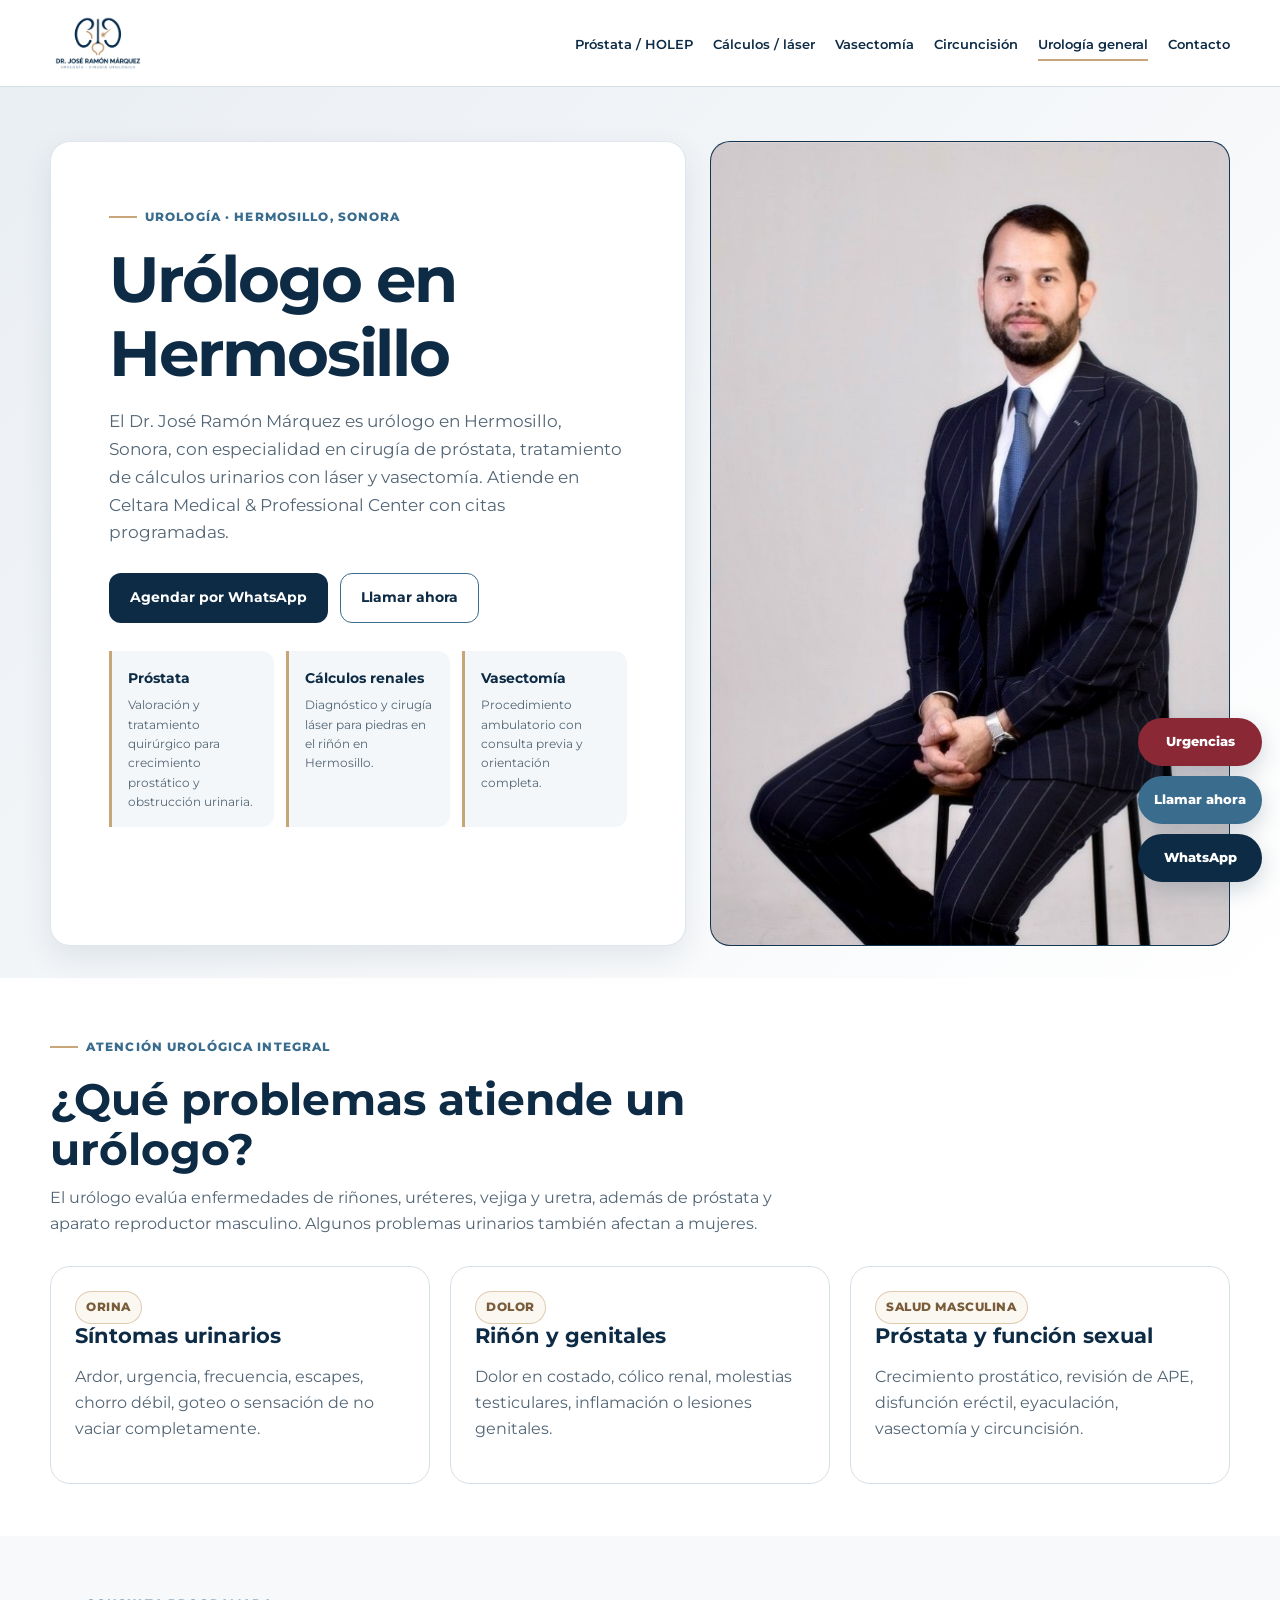
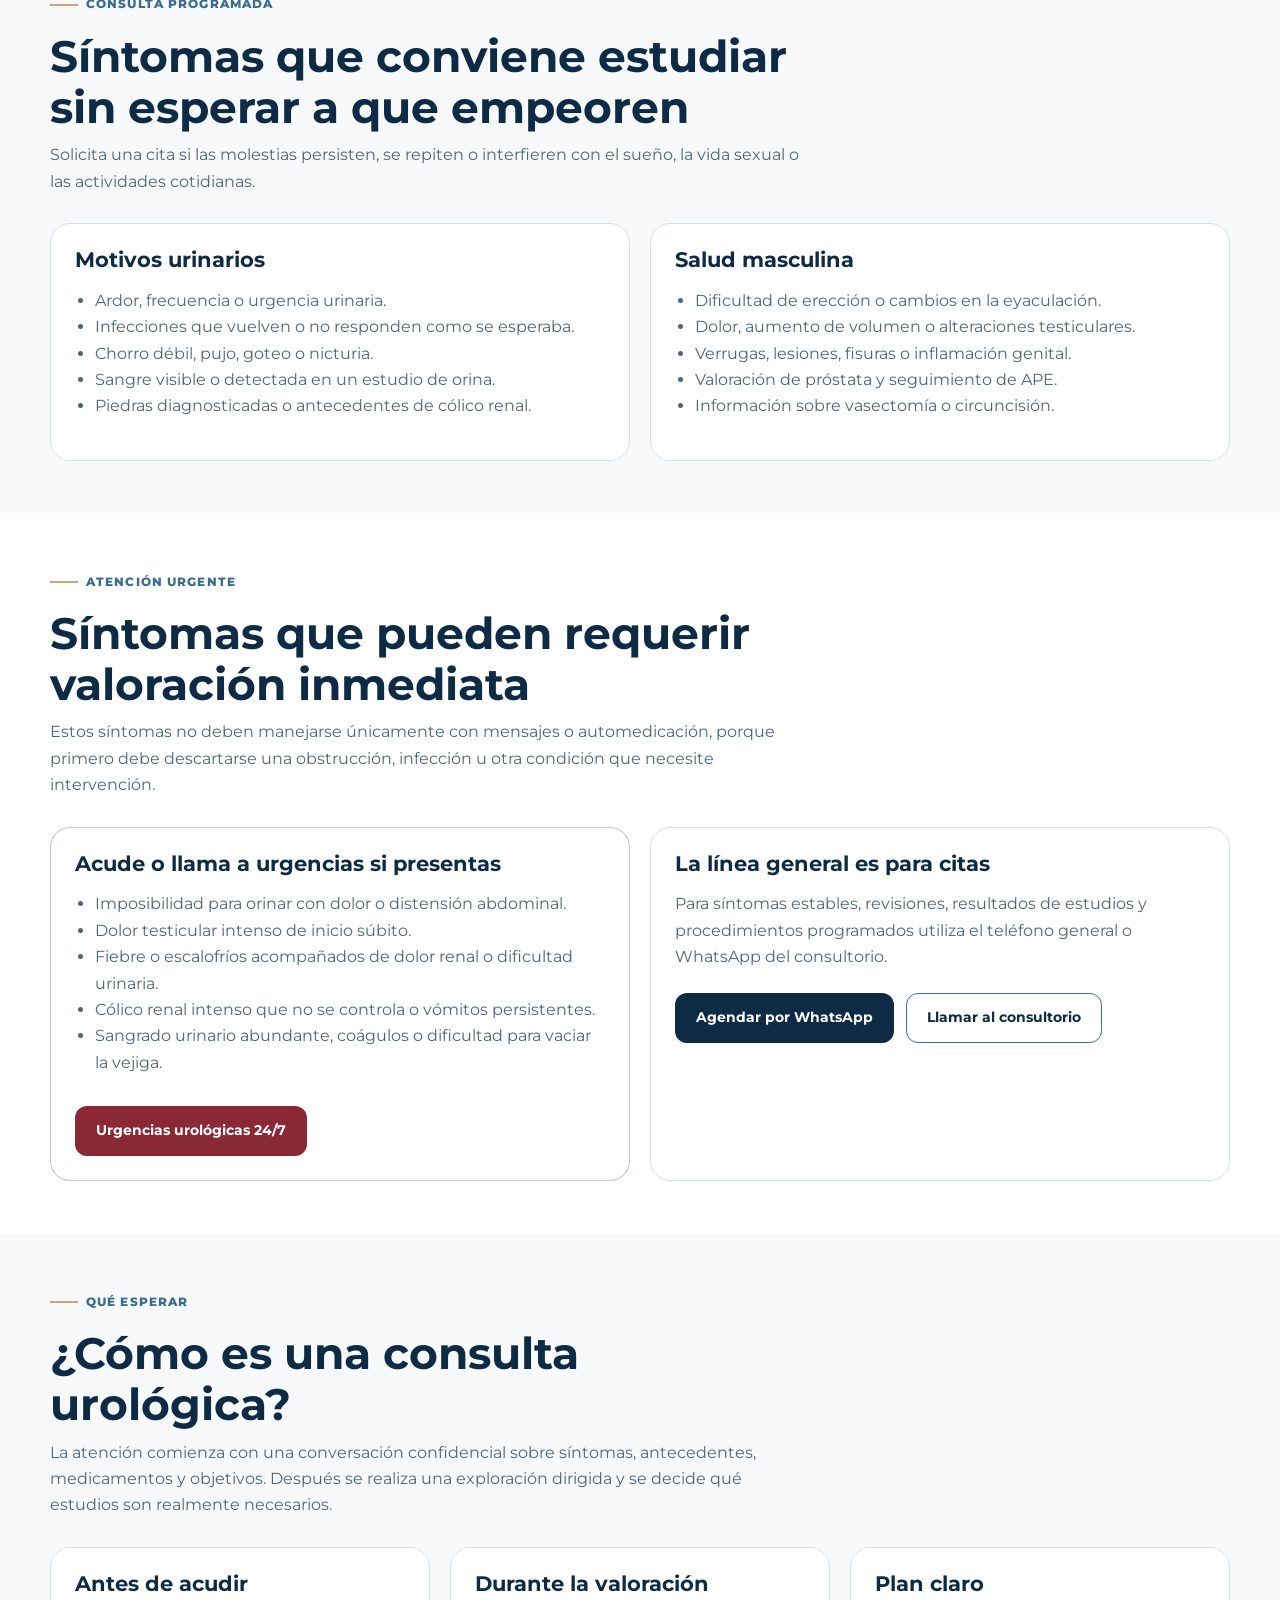
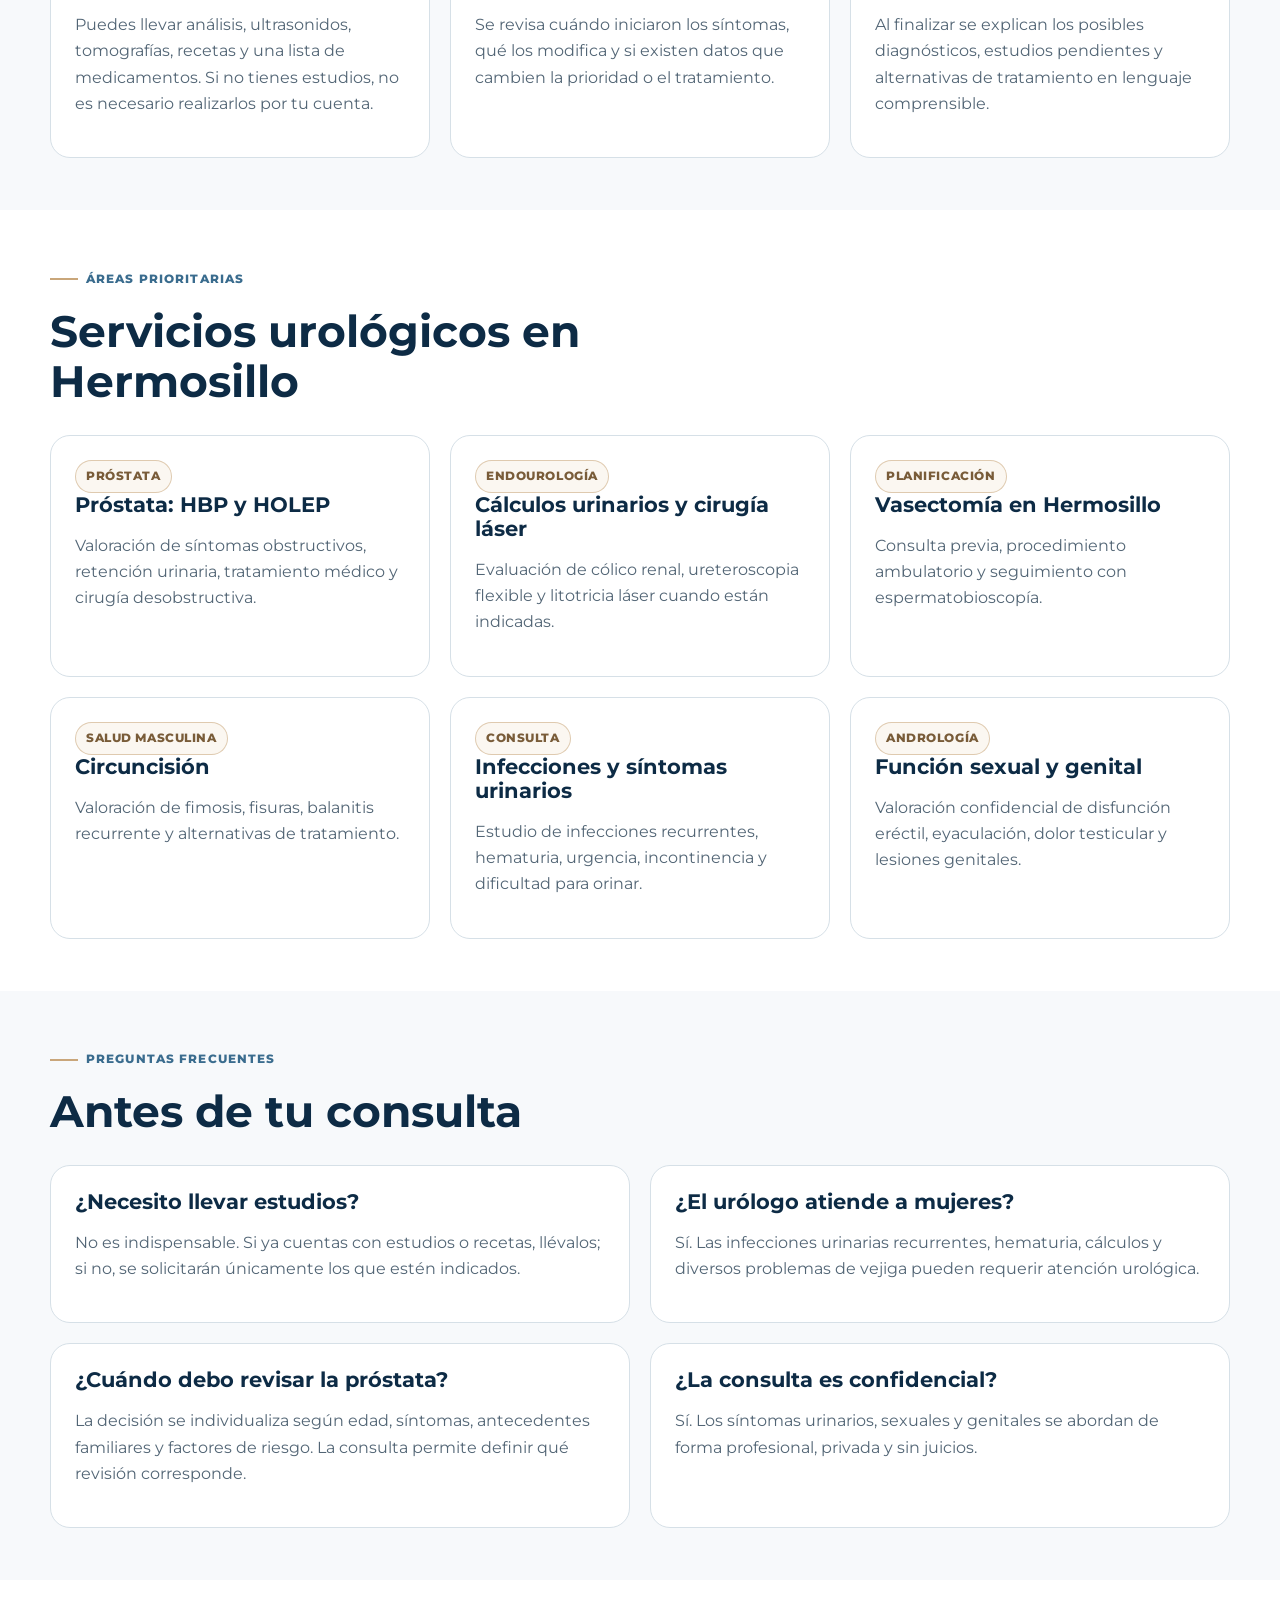
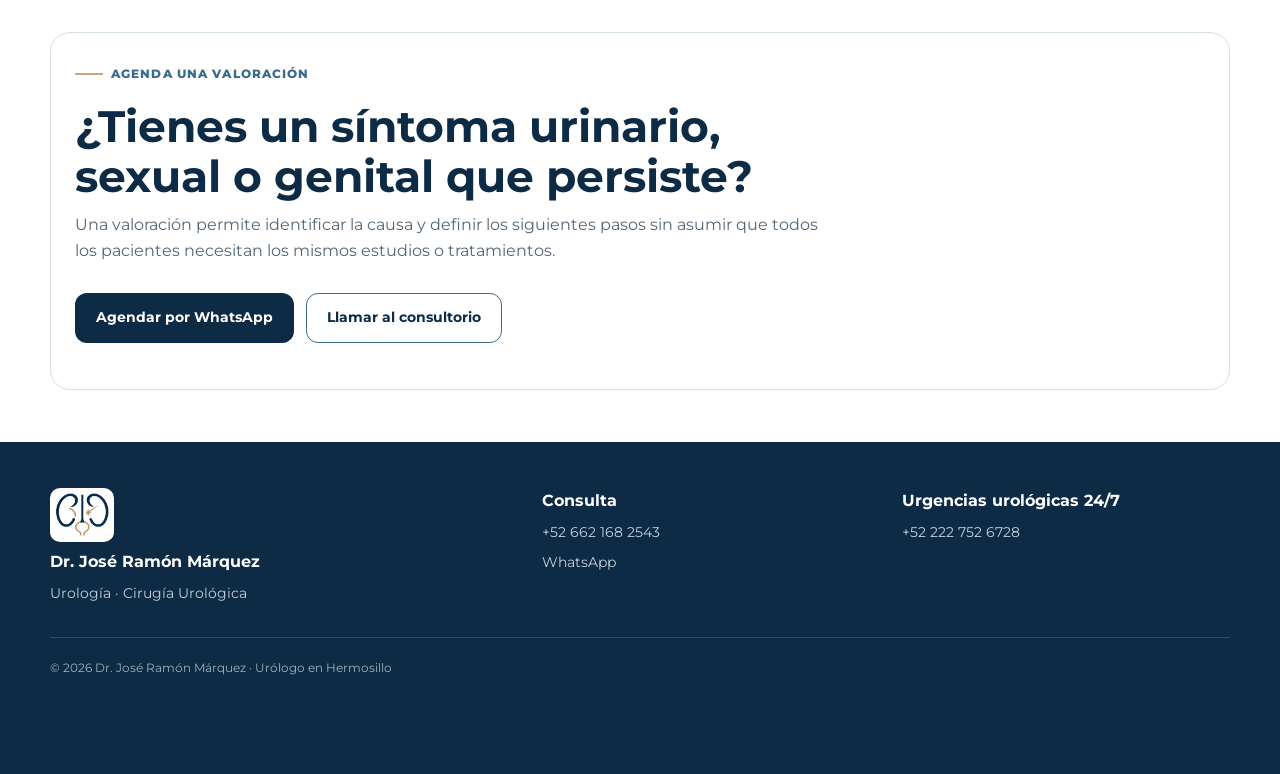
<file: urologo-hermosillo.html>
<!DOCTYPE html>
<html lang="es">
<head>
  <!-- Google tag (gtag.js) -->
  <script async src="https://www.googletagmanager.com/gtag/js?id=AW-10890424360"></script>
  <script>
    window.dataLayer = window.dataLayer || [];
    function gtag(){dataLayer.push(arguments);}
    gtag('js', new Date());
    gtag('config', 'AW-10890424360');
  </script>
  <meta charset="UTF-8" />
  <meta name="viewport" content="width=device-width, initial-scale=1.0" />
  <link rel="canonical" href="https://www.urologohermosillo.mx/urologo-hermosillo.html" />

  <title>Urólogo en Hermosillo | Dr. José Ramón Márquez</title>

  <meta name="description" content="Dr. José Ramón Márquez, urólogo en Hermosillo. Atención especializada en próstata, cálculos renales, vasectomía y cirugía urológica. Agenda tu cita." />
  <meta name="keywords" content="urólogo Hermosillo, urólogo en Hermosillo, especialista urología Hermosillo, Dr Márquez urólogo, cirugía urológica Hermosillo" />
  <meta name="robots" content="index, follow" />

  <meta property="og:title" content="Urólogo en Hermosillo | Dr. José Ramón Márquez" />
  <meta property="og:description" content="Atención especializada en próstata, cálculos renales y vasectomía en Hermosillo. Agenda tu cita por WhatsApp." />
  <meta property="og:type" content="website" />
  <meta property="og:url" content="https://www.urologohermosillo.mx/urologo-hermosillo.html" />
  <meta property="og:image" content="https://www.urologohermosillo.mx/doctor.jpg" />
  <meta property="og:image:width" content="516" />
  <meta property="og:image:height" content="800" />
  <meta property="og:image:alt" content="Dr. José Ramón Márquez, urólogo en Hermosillo" />

  <script type="application/ld+json">
  {
    "@context": "https://schema.org",
    "@type": "Physician",
    "name": "Dr. José Ramón Márquez",
    "medicalSpecialty": "Urology",
    "url": "https://www.urologohermosillo.mx/",
    "telephone": "+52 662 168 2543",
    "image": "https://www.urologohermosillo.mx/doctor.jpg",
    "address": {
      "@type": "PostalAddress",
      "streetAddress": "Av. P.º Río San Miguel 39",
      "addressLocality": "Hermosillo",
      "addressRegion": "Sonora",
      "postalCode": "83280",
      "addressCountry": "MX"
    }
  }
  </script>

  
  <link rel="preconnect" href="https://fonts.googleapis.com">
  <link rel="preconnect" href="https://fonts.gstatic.com" crossorigin>
  <link href="https://fonts.googleapis.com/css2?family=Montserrat:wght@400;600;700;800&display=swap" rel="stylesheet">
  <link rel="icon" type="image/png" sizes="32x32" href="assets/brand/06_Favicon_32x32.png">
  <link rel="icon" type="image/png" sizes="64x64" href="assets/brand/06_Favicon_64x64.png">
  <link rel="apple-touch-icon" sizes="180x180" href="assets/brand/06_Favicon_180x180.png">
  <link rel="icon" type="image/png" sizes="192x192" href="assets/brand/06_Favicon_192x192.png">
  <link rel="icon" type="image/png" sizes="512x512" href="assets/brand/06_Favicon_512x512.png">
  <link rel="stylesheet" href="assets/css/styles.css">
  <script defer src="assets/js/site.js"></script>
</head>
<body class="page-urologia">

  <header class="topbar">
  <div class="container topbar-inner">
    <a href="index.html" class="brand" aria-label="Dr. José Ramón Márquez, inicio">
      <img src="assets/brand/02_Logo_Principal_Transparente_Web.webp" alt="Dr. José Ramón Márquez en atención urológica personalizada" width="320" height="206">
    </a>
    <button class="nav-toggle" type="button" aria-expanded="false" aria-controls="site-nav"><span></span><span></span><span></span><span class="sr-only">Abrir menú</span></button>
    <nav class="nav" id="site-nav" aria-label="Navegación principal">
      <a href="prostata.html">Próstata / HOLEP</a>
      <a href="calculos.html">Cálculos / láser</a>
      <a href="vasectomia.html">Vasectomía</a>
      <a href="circuncision.html">Circuncisión</a>
      <a href="urologo-hermosillo.html">Urología general</a>
      <a href="contacto.html">Contacto</a>
    </nav>
  </div>
</header>

  <main>
    <section class="hero">
      <div class="container hero-grid">
        <div class="panel hero-copy">
          <div class="eyebrow">Urología · Hermosillo, Sonora</div>
          <h1>Urólogo en Hermosillo</h1>
          <p class="lead">
            El Dr. José Ramón Márquez es urólogo en Hermosillo, Sonora, con especialidad en cirugía de próstata, tratamiento de cálculos urinarios con láser y vasectomía. Atiende en Celtara Medical &amp; Professional Center con citas programadas.
          </p>
          <div class="cta-row">
            <a class="btn btn-primary" href="https://wa.me/526621682543?text=Hola%20doctor%2C%20quiero%20agendar%20una%20consulta" onclick="return gtag_report_conversion(this.href);">
              Agendar por WhatsApp
            </a>
            <a class="btn btn-secondary" href="tel:+526621682543">Llamar ahora</a>
          </div>
          <div class="highlights">
            <div class="highlight">
              <strong>Próstata</strong>
              <span>Valoración y tratamiento quirúrgico para crecimiento prostático y obstrucción urinaria.</span>
            </div>
            <div class="highlight">
              <strong>Cálculos renales</strong>
              <span>Diagnóstico y cirugía láser para piedras en el riñón en Hermosillo.</span>
            </div>
            <div class="highlight">
              <strong>Vasectomía</strong>
              <span>Procedimiento ambulatorio con consulta previa y orientación completa.</span>
            </div>
          </div>
        </div>
        <div class="panel hero-photo">
          <img src="assets/images/doctor.jpg" alt="Dr. José Ramón Márquez en atención urológica personalizada" width="800" height="640" loading="eager" fetchpriority="high">
        </div>
      </div>
    </section>

    
<section class="section" id="motivos">
  <div class="container">
    <div class="section-head"><span class="section-kicker">Atención urológica integral</span><h2>¿Qué problemas atiende un urólogo?</h2><p>El urólogo evalúa enfermedades de riñones, uréteres, vejiga y uretra, además de próstata y aparato reproductor masculino. Algunos problemas urinarios también afectan a mujeres.</p></div>
    <div class="grid-3">
      <article class="card service"><div class="tag">Orina</div><h3>Síntomas urinarios</h3><p>Ardor, urgencia, frecuencia, escapes, chorro débil, goteo o sensación de no vaciar completamente.</p></article>
      <article class="card service"><div class="tag">Dolor</div><h3>Riñón y genitales</h3><p>Dolor en costado, cólico renal, molestias testiculares, inflamación o lesiones genitales.</p></article>
      <article class="card service"><div class="tag">Salud masculina</div><h3>Próstata y función sexual</h3><p>Crecimiento prostático, revisión de APE, disfunción eréctil, eyaculación, vasectomía y circuncisión.</p></article>
    </div>
  </div>
</section>

<section class="section" id="consulta-programada">
  <div class="container">
    <div class="section-head"><span class="section-kicker">Consulta programada</span><h2>Síntomas que conviene estudiar sin esperar a que empeoren</h2><p>Solicita una cita si las molestias persisten, se repiten o interfieren con el sueño, la vida sexual o las actividades cotidianas.</p></div>
    <div class="grid-2">
      <article class="card"><h3>Motivos urinarios</h3><ul><li>Ardor, frecuencia o urgencia urinaria.</li><li>Infecciones que vuelven o no responden como se esperaba.</li><li>Chorro débil, pujo, goteo o nicturia.</li><li>Sangre visible o detectada en un estudio de orina.</li><li>Piedras diagnosticadas o antecedentes de cólico renal.</li></ul></article>
      <article class="card"><h3>Salud masculina</h3><ul><li>Dificultad de erección o cambios en la eyaculación.</li><li>Dolor, aumento de volumen o alteraciones testiculares.</li><li>Verrugas, lesiones, fisuras o inflamación genital.</li><li>Valoración de próstata y seguimiento de APE.</li><li>Información sobre vasectomía o circuncisión.</li></ul></article>
    </div>
  </div>
</section>

<section class="section" id="urgencias">
  <div class="container">
    <div class="section-head"><span class="section-kicker">Atención urgente</span><h2>Síntomas que pueden requerir valoración inmediata</h2><p>Estos síntomas no deben manejarse únicamente con mensajes o automedicación, porque primero debe descartarse una obstrucción, infección u otra condición que necesite intervención.</p></div>
    <div class="grid-2">
      <article class="card urgent-card"><h3>Acude o llama a urgencias si presentas</h3><ul><li>Imposibilidad para orinar con dolor o distensión abdominal.</li><li>Dolor testicular intenso de inicio súbito.</li><li>Fiebre o escalofríos acompañados de dolor renal o dificultad urinaria.</li><li>Cólico renal intenso que no se controla o vómitos persistentes.</li><li>Sangrado urinario abundante, coágulos o dificultad para vaciar la vejiga.</li></ul><a class="btn btn-urgent btn-service" href="tel:+522227526728">Urgencias urológicas 24/7</a></article>
      <article class="card"><h3>La línea general es para citas</h3><p>Para síntomas estables, revisiones, resultados de estudios y procedimientos programados utiliza el teléfono general o WhatsApp del consultorio.</p><div class="cta-row"><a class="btn btn-primary" href="https://wa.me/526621682543?text=Hola%20doctor%2C%20quiero%20agendar%20una%20consulta%20urol%C3%B3gica" onclick="return gtag_report_conversion(this.href);">Agendar por WhatsApp</a><a class="btn btn-secondary" href="tel:+526621682543">Llamar al consultorio</a></div></article>
    </div>
  </div>
</section>

<section class="section" id="consulta">
  <div class="container">
    <div class="section-head"><span class="section-kicker">Qué esperar</span><h2>¿Cómo es una consulta urológica?</h2><p>La atención comienza con una conversación confidencial sobre síntomas, antecedentes, medicamentos y objetivos. Después se realiza una exploración dirigida y se decide qué estudios son realmente necesarios.</p></div>
    <div class="grid-3">
      <article class="card"><h3>Antes de acudir</h3><p>Puedes llevar análisis, ultrasonidos, tomografías, recetas y una lista de medicamentos. Si no tienes estudios, no es necesario realizarlos por tu cuenta.</p></article>
      <article class="card"><h3>Durante la valoración</h3><p>Se revisa cuándo iniciaron los síntomas, qué los modifica y si existen datos que cambien la prioridad o el tratamiento.</p></article>
      <article class="card"><h3>Plan claro</h3><p>Al finalizar se explican los posibles diagnósticos, estudios pendientes y alternativas de tratamiento en lenguaje comprensible.</p></article>
    </div>
  </div>
</section>

<section class="section" id="servicios">
  <div class="container">
    <div class="section-head"><span class="section-kicker">Áreas prioritarias</span><h2>Servicios urológicos en Hermosillo</h2></div>
    <div class="grid-3">
      <a class="card service" href="prostata.html"><div class="tag">Próstata</div><h3>Próstata: HBP y HOLEP</h3><p>Valoración de síntomas obstructivos, retención urinaria, tratamiento médico y cirugía desobstructiva.</p></a>
      <a class="card service" href="calculos.html"><div class="tag">Endourología</div><h3>Cálculos urinarios y cirugía láser</h3><p>Evaluación de cólico renal, ureteroscopia flexible y litotricia láser cuando están indicadas.</p></a>
      <a class="card service" href="vasectomia.html"><div class="tag">Planificación</div><h3>Vasectomía en Hermosillo</h3><p>Consulta previa, procedimiento ambulatorio y seguimiento con espermatobioscopía.</p></a>
      <a class="card service" href="circuncision.html"><div class="tag">Salud masculina</div><h3>Circuncisión</h3><p>Valoración de fimosis, fisuras, balanitis recurrente y alternativas de tratamiento.</p></a>
      <article class="card service"><div class="tag">Consulta</div><h3>Infecciones y síntomas urinarios</h3><p>Estudio de infecciones recurrentes, hematuria, urgencia, incontinencia y dificultad para orinar.</p></article>
      <article class="card service"><div class="tag">Andrología</div><h3>Función sexual y genital</h3><p>Valoración confidencial de disfunción eréctil, eyaculación, dolor testicular y lesiones genitales.</p></article>
    </div>
  </div>
</section>

<section class="section" id="faq">
  <div class="container">
    <div class="section-head"><span class="section-kicker">Preguntas frecuentes</span><h2>Antes de tu consulta</h2></div>
    <div class="grid-2">
      <article class="card"><h3>¿Necesito llevar estudios?</h3><p>No es indispensable. Si ya cuentas con estudios o recetas, llévalos; si no, se solicitarán únicamente los que estén indicados.</p></article>
      <article class="card"><h3>¿El urólogo atiende a mujeres?</h3><p>Sí. Las infecciones urinarias recurrentes, hematuria, cálculos y diversos problemas de vejiga pueden requerir atención urológica.</p></article>
      <article class="card"><h3>¿Cuándo debo revisar la próstata?</h3><p>La decisión se individualiza según edad, síntomas, antecedentes familiares y factores de riesgo. La consulta permite definir qué revisión corresponde.</p></article>
      <article class="card"><h3>¿La consulta es confidencial?</h3><p>Sí. Los síntomas urinarios, sexuales y genitales se abordan de forma profesional, privada y sin juicios.</p></article>
    </div>
  </div>
</section>

<section class="section" id="contacto">
  <div class="container"><div class="card service"><div class="section-head"><span class="section-kicker">Agenda una valoración</span><h2>¿Tienes un síntoma urinario, sexual o genital que persiste?</h2><p>Una valoración permite identificar la causa y definir los siguientes pasos sin asumir que todos los pacientes necesitan los mismos estudios o tratamientos.</p></div><div class="cta-row"><a class="btn btn-primary" href="https://wa.me/526621682543?text=Hola%20doctor%2C%20quiero%20agendar%20una%20consulta%20urol%C3%B3gica" onclick="return gtag_report_conversion(this.href);">Agendar por WhatsApp</a><a class="btn btn-secondary" href="tel:+526621682543">Llamar al consultorio</a></div></div></div>
</section>

</main>

  <div class="floating-actions">
    <a class="floating-btn btn-urgent" href="tel:+522227526728">
      Urgencias
    </a>
    <a class="floating-btn floating-call" href="tel:+526621682543">Llamar ahora</a>
    <a class="floating-btn floating-wa" href="https://wa.me/526621682543" onclick="return gtag_report_conversion(this.href);">
      WhatsApp
    </a>
  </div>

  <footer class="site-footer"><div class="container footer-grid"><div><img src="assets/brand/03_Isotipo_Footer.webp" alt="Isotipo del Dr. José Ramón Márquez" width="72" height="58" loading="lazy"><strong>Dr. José Ramón Márquez</strong><span>Urología · Cirugía Urológica</span></div><div><strong>Consulta</strong><a href="tel:+526621682543">+52 662 168 2543</a><a href="https://wa.me/526621682543" onclick="return gtag_report_conversion(this.href);">WhatsApp</a></div><div><strong>Urgencias urológicas 24/7</strong><a href="tel:+522227526728">+52 222 752 6728</a></div></div><div class="container footer-bottom">© <span data-current-year>2026</span> Dr. José Ramón Márquez · Urólogo en Hermosillo</div></footer>
</body>
</html>
</file>
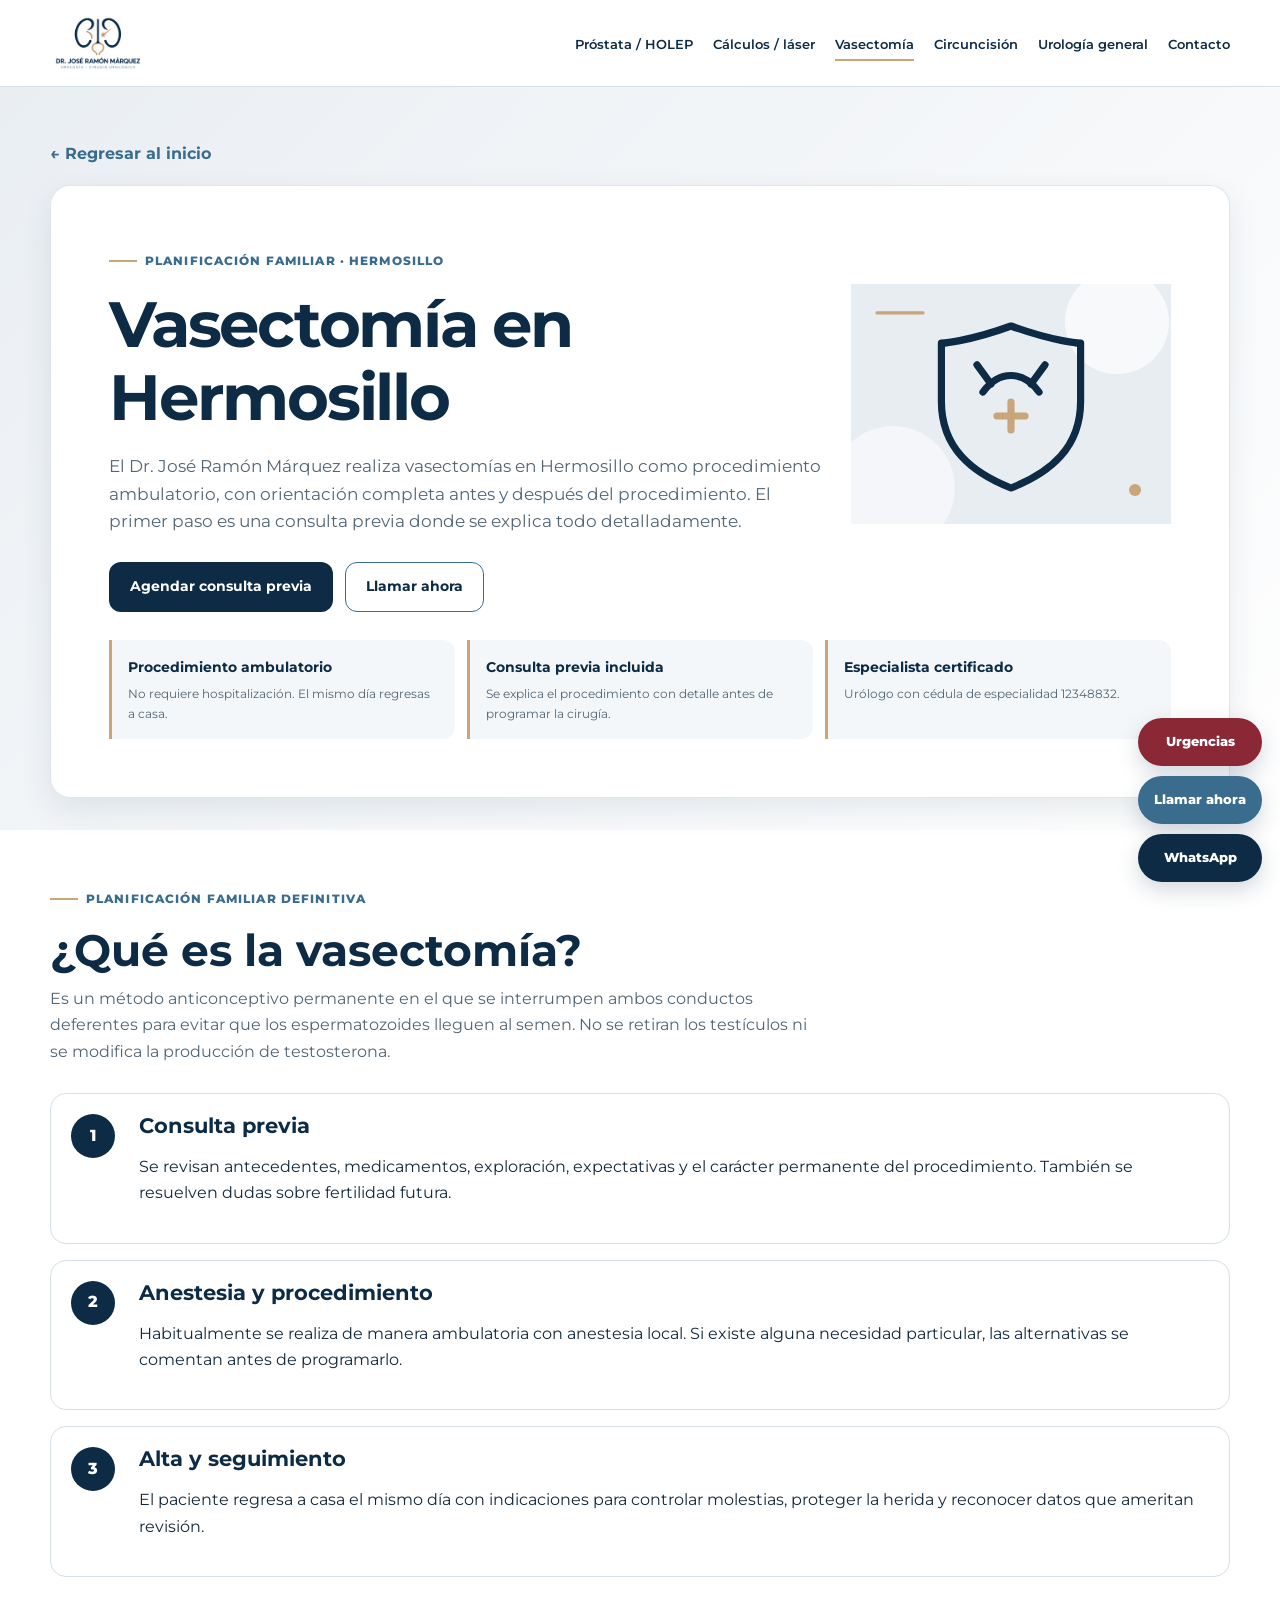
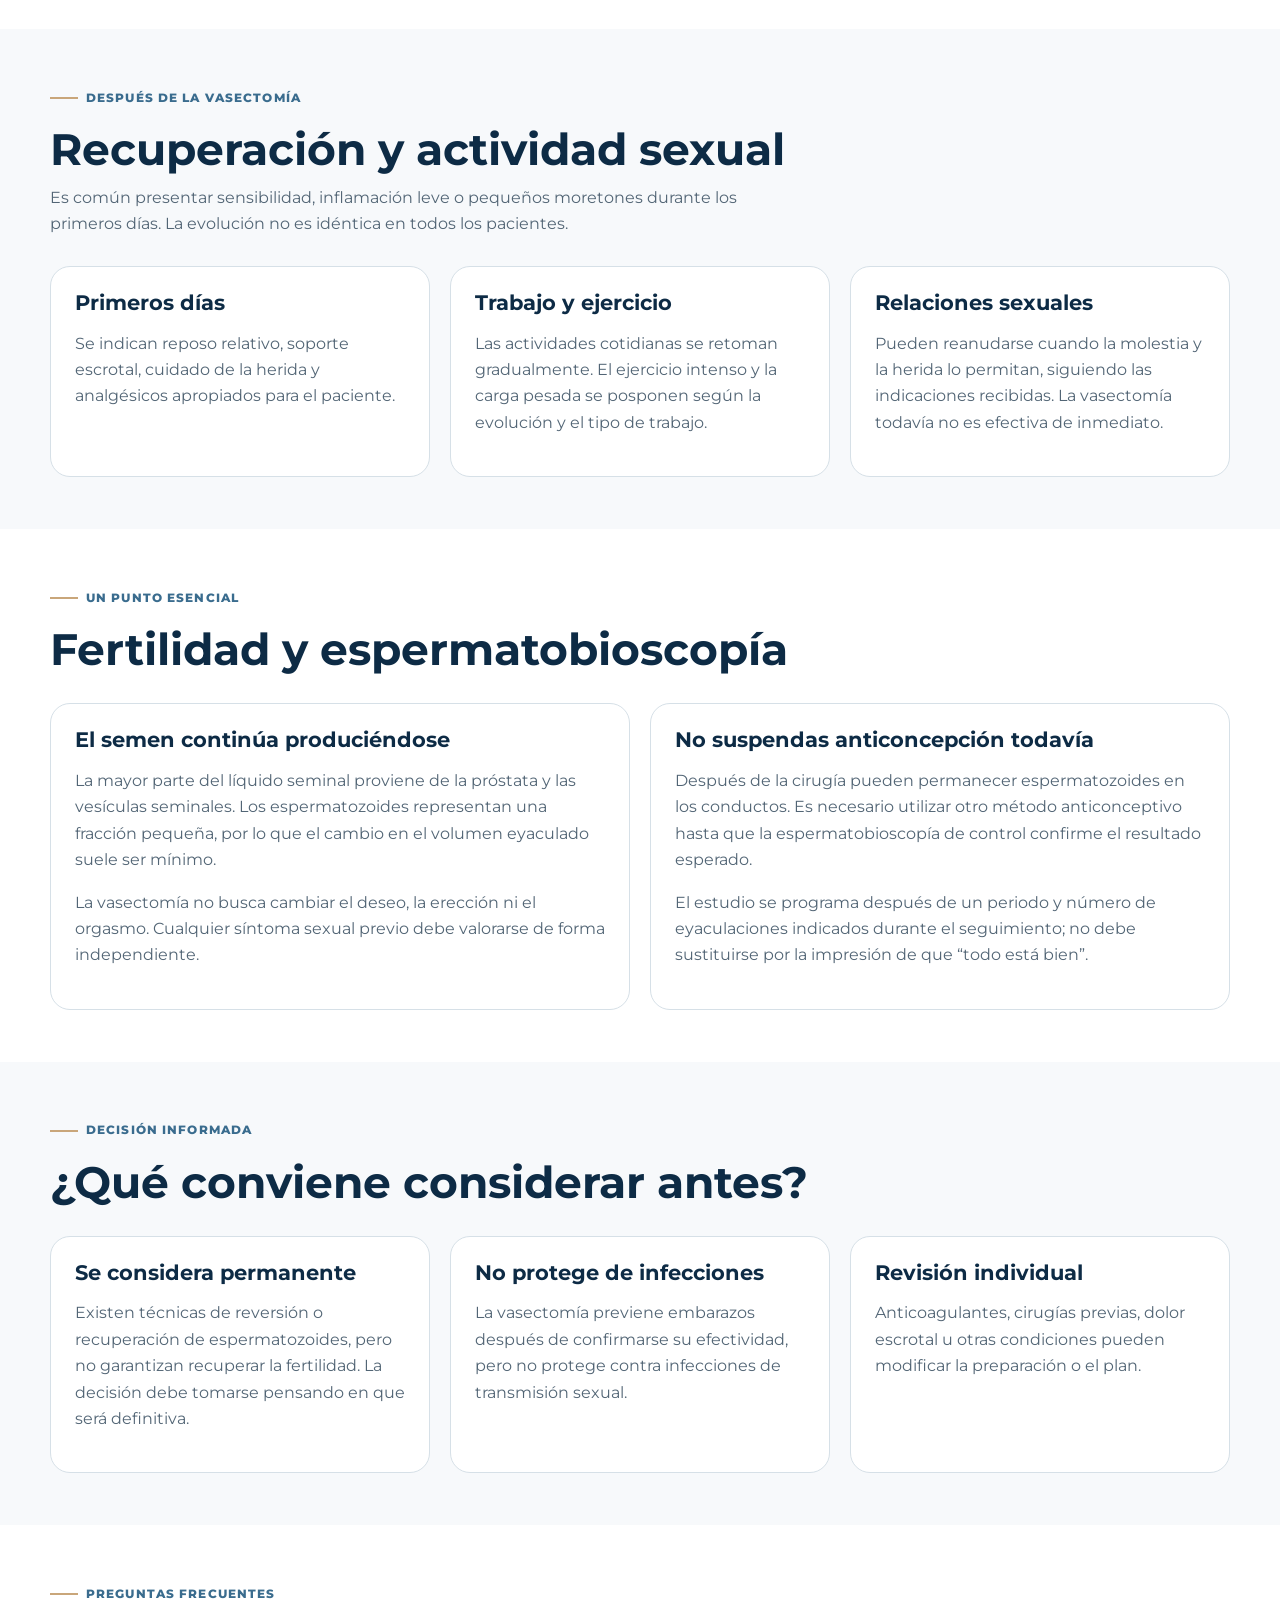
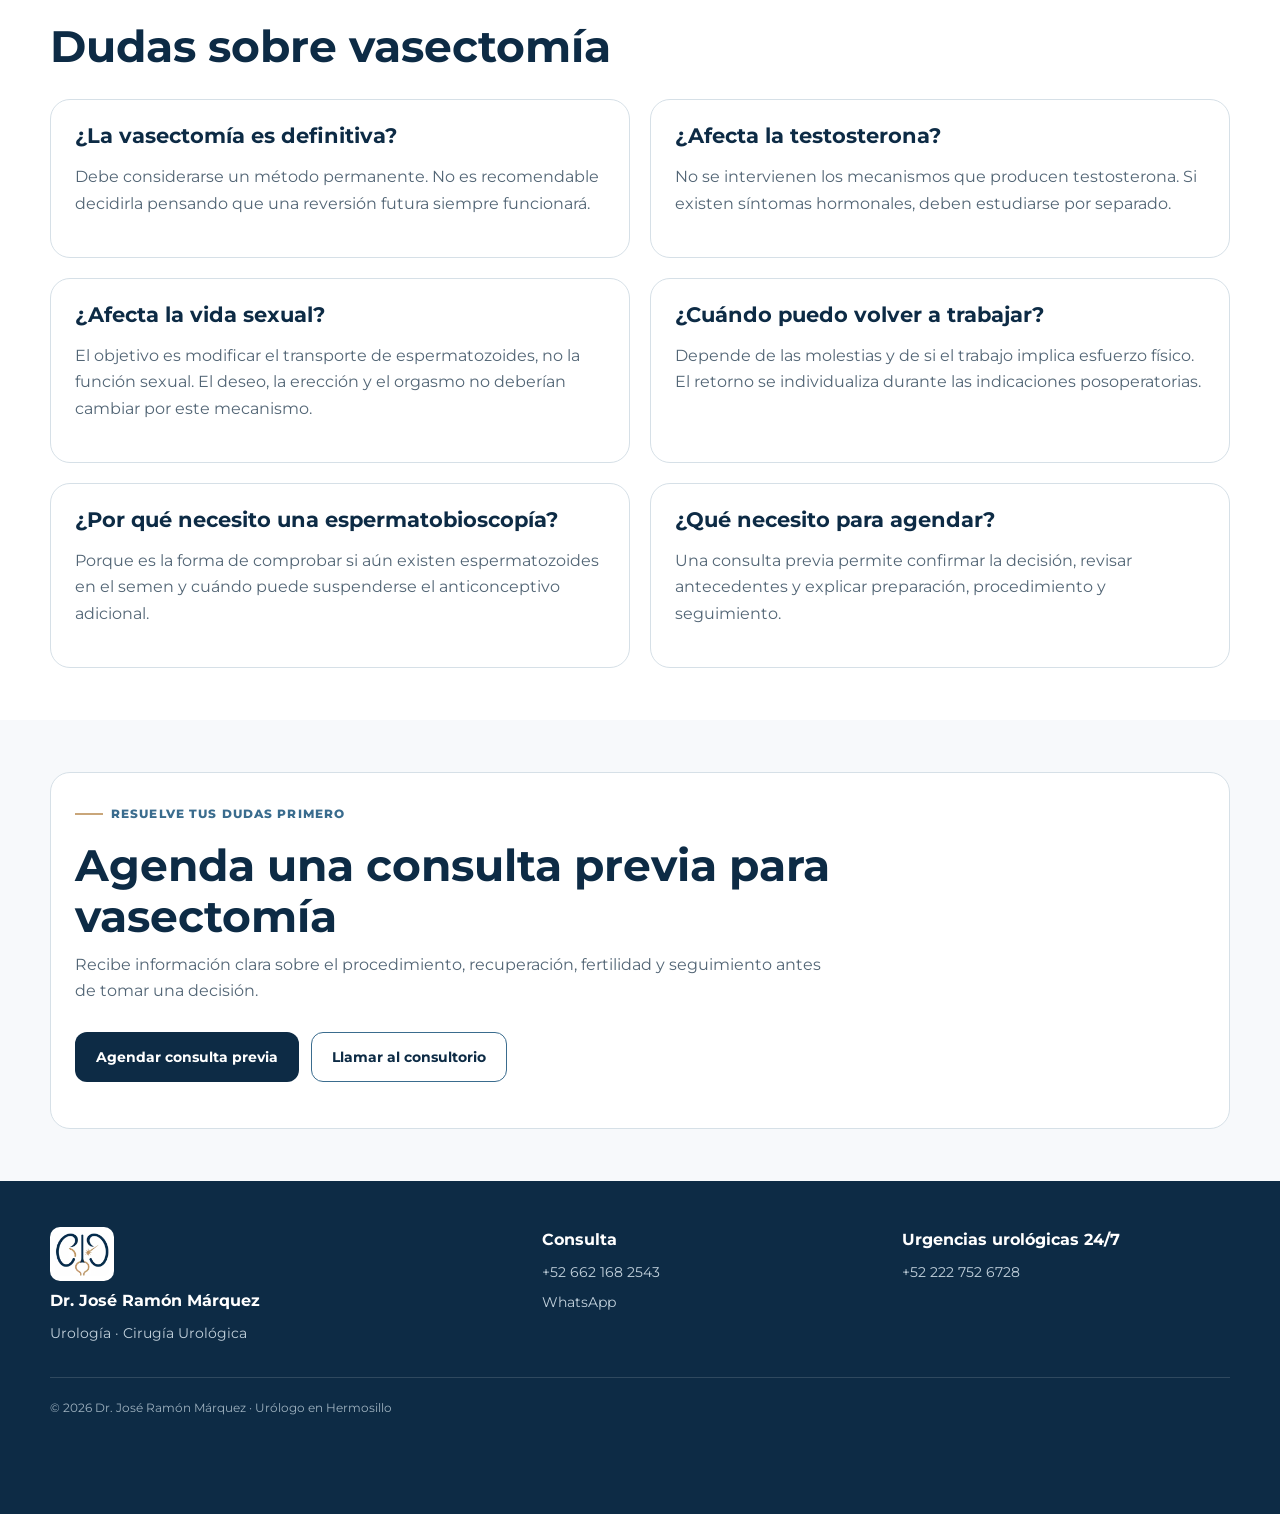
<file: vasectomia.html>
<!DOCTYPE html>
<html lang="es">
<head>
  <!-- Google tag (gtag.js) -->
  <script async src="https://www.googletagmanager.com/gtag/js?id=AW-10890424360"></script>
  <script>
    window.dataLayer = window.dataLayer || [];
    function gtag(){dataLayer.push(arguments);}
    gtag('js', new Date());
    gtag('config', 'AW-10890424360');
  </script>
  <meta charset="UTF-8" />
  <meta name="viewport" content="width=device-width, initial-scale=1.0" />
  <link rel="canonical" href="https://www.urologohermosillo.mx/vasectomia.html" />

  <title>Vasectomía en Hermosillo | Dr. José Ramón Márquez | Urólogo</title>

  <meta
    name="description"
    content="Vasectomía en Hermosillo con el Dr. José Ramón Márquez. Procedimiento ambulatorio con orientación antes y después. Agenda tu consulta de valoración."
  />
  <meta
    name="keywords"
    content="vasectomía Hermosillo, vasectomía Sonora, vasectomía urólogo Hermosillo, planificación familiar Hermosillo, Dr Márquez vasectomía"
  />
  <meta name="robots" content="index, follow" />

  <meta property="og:title" content="Vasectomía en Hermosillo | Dr. José Ramón Márquez" />
  <meta property="og:description" content="Vasectomía ambulatoria con orientación completa. Urólogo especialista en Hermosillo. Agenda tu consulta previa por WhatsApp." />
  <meta property="og:type" content="website" />
  <meta property="og:url" content="https://www.urologohermosillo.mx/vasectomia.html" />
  <meta property="og:image" content="https://www.urologohermosillo.mx/doctor.jpg" />
  <meta property="og:image:width" content="516" />
  <meta property="og:image:height" content="800" />
  <meta property="og:image:alt" content="Dr. José Ramón Márquez, urólogo en Hermosillo" />

  <script type="application/ld+json">
  {
    "@context": "https://schema.org",
    "@type": "MedicalProcedure",
    "name": "Vasectomía",
    "description": "Procedimiento ambulatorio de planificación familiar realizado por el Dr. José Ramón Márquez, urólogo en Hermosillo. Incluye consulta previa, orientación completa y seguimiento postoperatorio.",
    "procedureType": "Surgical",
    "followup": "Consulta postoperatoria incluida",
    "preparation": "Consulta previa obligatoria para explicación del procedimiento",
    "performer": {
      "@type": "Physician",
      "name": "Dr. José Ramón Márquez",
      "medicalSpecialty": "Urology",
      "url": "https://www.urologohermosillo.mx/",
      "telephone": "+52 662 168 2543",
      "address": {
        "@type": "PostalAddress",
        "streetAddress": "Av. P.º Río San Miguel 39",
        "addressLocality": "Hermosillo",
        "addressRegion": "Sonora",
        "postalCode": "83280",
        "addressCountry": "MX"
      }
    }
  }
  </script>

  <script type="application/ld+json">
  {
    "@context": "https://schema.org",
    "@type": "FAQPage",
    "mainEntity": [
      {
        "@type": "Question",
        "name": "¿Cuánto tiempo dura la recuperación de una vasectomía?",
        "acceptedAnswer": {
          "@type": "Answer",
          "text": "Se recomiendan 2 días de reposo y 5 días de abstinencia sexual. La mayoría de los pacientes retoman actividades normales en pocos días."
        }
      },
      {
        "@type": "Question",
        "name": "¿Qué se necesita para hacerse una vasectomía?",
        "acceptedAnswer": {
          "@type": "Answer",
          "text": "Es necesario acudir primero a una consulta previa donde el Dr. Márquez explica el procedimiento, resuelve dudas y evalúa al paciente antes de programar la cirugía."
        }
      },
      {
        "@type": "Question",
        "name": "¿La vasectomía es definitiva?",
        "acceptedAnswer": {
          "@type": "Answer",
          "text": "Sí. La vasectomía es un método anticonceptivo permanente. Debe considerarse como una decisión definitiva de planificación familiar."
        }
      },
      {
        "@type": "Question",
        "name": "¿La vasectomía afecta la vida sexual?",
        "acceptedAnswer": {
          "@type": "Answer",
          "text": "No. La vasectomía no afecta la libido, la función eréctil ni el placer sexual. Solo impide la presencia de espermatozoides en el semen."
        }
      }
    ]
  }
  </script>

  
  <link rel="preconnect" href="https://fonts.googleapis.com">
  <link rel="preconnect" href="https://fonts.gstatic.com" crossorigin>
  <link href="https://fonts.googleapis.com/css2?family=Montserrat:wght@400;600;700;800&display=swap" rel="stylesheet">
  <link rel="icon" type="image/png" sizes="32x32" href="assets/brand/06_Favicon_32x32.png">
  <link rel="icon" type="image/png" sizes="64x64" href="assets/brand/06_Favicon_64x64.png">
  <link rel="apple-touch-icon" sizes="180x180" href="assets/brand/06_Favicon_180x180.png">
  <link rel="icon" type="image/png" sizes="192x192" href="assets/brand/06_Favicon_192x192.png">
  <link rel="icon" type="image/png" sizes="512x512" href="assets/brand/06_Favicon_512x512.png">
  <link rel="stylesheet" href="assets/css/styles.css">
  <script defer src="assets/js/site.js"></script>
</head>
<body class="page-vasectomia">

  <header class="topbar">
  <div class="container topbar-inner">
    <a href="index.html" class="brand" aria-label="Dr. José Ramón Márquez, inicio">
      <img src="assets/brand/02_Logo_Principal_Transparente_Web.webp" alt="Ilustración profesional sobre vasectomía ambulatoria" width="320" height="206">
    </a>
    <button class="nav-toggle" type="button" aria-expanded="false" aria-controls="site-nav"><span></span><span></span><span></span><span class="sr-only">Abrir menú</span></button>
    <nav class="nav" id="site-nav" aria-label="Navegación principal">
      <a href="prostata.html">Próstata / HOLEP</a>
      <a href="calculos.html">Cálculos / láser</a>
      <a href="vasectomia.html">Vasectomía</a>
      <a href="circuncision.html">Circuncisión</a>
      <a href="urologo-hermosillo.html">Urología general</a>
      <a href="contacto.html">Contacto</a>
    </nav>
  </div>
</header>

  <main>
    <section class="hero">
      <div class="container">
        <a href="index.html" class="back-link">← Regresar al inicio</a>
        <div class="panel hero-copy">
          <div class="eyebrow">Planificación familiar · Hermosillo</div>
          <figure class="inline-hero-visual"><img src="assets/images/vasectomia.svg" alt="Ilustración profesional sobre vasectomía ambulatoria" width="420" height="320"></figure>
          <h1>Vasectomía en Hermosillo</h1>
          <p class="lead">
            El Dr. José Ramón Márquez realiza vasectomías en Hermosillo como procedimiento ambulatorio, con orientación completa antes y después del procedimiento. El primer paso es una consulta previa donde se explica todo detalladamente.
          </p>
          <div class="cta-row">
            <a class="btn btn-primary" href="https://wa.me/526621682543?text=Hola%20Dr.%20Jos%C3%A9%20Ram%C3%B3n%2C%20vi%20su%20p%C3%A1gina%20web%20y%20quiero%20informaci%C3%B3n%20sobre%20vasectom%C3%ADa" onclick="return gtag_report_conversion(this.href);">
              Agendar consulta previa
            </a>
            <a class="btn btn-secondary" href="tel:+526621682543">
              Llamar ahora
            </a>
          </div>
          <div class="highlights">
            <div class="highlight">
              <strong>Procedimiento ambulatorio</strong>
              <span>No requiere hospitalización. El mismo día regresas a casa.</span>
            </div>
            <div class="highlight">
              <strong>Consulta previa incluida</strong>
              <span>Se explica el procedimiento con detalle antes de programar la cirugía.</span>
            </div>
            <div class="highlight">
              <strong>Especialista certificado</strong>
              <span>Urólogo con cédula de especialidad 12348832.</span>
            </div>
          </div>
        </div>
      </div>
    </section>

    
<section class="section" id="procedimiento">
  <div class="container">
    <div class="section-head"><span class="section-kicker">Planificación familiar definitiva</span><h2>¿Qué es la vasectomía?</h2><p>Es un método anticonceptivo permanente en el que se interrumpen ambos conductos deferentes para evitar que los espermatozoides lleguen al semen. No se retiran los testículos ni se modifica la producción de testosterona.</p></div>
    <div class="steps">
      <article class="step"><div class="step-num">1</div><div class="step-body"><h3>Consulta previa</h3><p>Se revisan antecedentes, medicamentos, exploración, expectativas y el carácter permanente del procedimiento. También se resuelven dudas sobre fertilidad futura.</p></div></article>
      <article class="step"><div class="step-num">2</div><div class="step-body"><h3>Anestesia y procedimiento</h3><p>Habitualmente se realiza de manera ambulatoria con anestesia local. Si existe alguna necesidad particular, las alternativas se comentan antes de programarlo.</p></div></article>
      <article class="step"><div class="step-num">3</div><div class="step-body"><h3>Alta y seguimiento</h3><p>El paciente regresa a casa el mismo día con indicaciones para controlar molestias, proteger la herida y reconocer datos que ameritan revisión.</p></div></article>
    </div>
  </div>
</section>

<section class="section" id="recuperacion">
  <div class="container">
    <div class="section-head"><span class="section-kicker">Después de la vasectomía</span><h2>Recuperación y actividad sexual</h2><p>Es común presentar sensibilidad, inflamación leve o pequeños moretones durante los primeros días. La evolución no es idéntica en todos los pacientes.</p></div>
    <div class="grid-3">
      <article class="card"><h3>Primeros días</h3><p>Se indican reposo relativo, soporte escrotal, cuidado de la herida y analgésicos apropiados para el paciente.</p></article>
      <article class="card"><h3>Trabajo y ejercicio</h3><p>Las actividades cotidianas se retoman gradualmente. El ejercicio intenso y la carga pesada se posponen según la evolución y el tipo de trabajo.</p></article>
      <article class="card"><h3>Relaciones sexuales</h3><p>Pueden reanudarse cuando la molestia y la herida lo permitan, siguiendo las indicaciones recibidas. La vasectomía todavía no es efectiva de inmediato.</p></article>
    </div>
  </div>
</section>

<section class="section" id="fertilidad">
  <div class="container">
    <div class="section-head"><span class="section-kicker">Un punto esencial</span><h2>Fertilidad y espermatobioscopía</h2></div>
    <div class="grid-2">
      <article class="card"><h3>El semen continúa produciéndose</h3><p>La mayor parte del líquido seminal proviene de la próstata y las vesículas seminales. Los espermatozoides representan una fracción pequeña, por lo que el cambio en el volumen eyaculado suele ser mínimo.</p><p>La vasectomía no busca cambiar el deseo, la erección ni el orgasmo. Cualquier síntoma sexual previo debe valorarse de forma independiente.</p></article>
      <article class="card"><h3>No suspendas anticoncepción todavía</h3><p>Después de la cirugía pueden permanecer espermatozoides en los conductos. Es necesario utilizar otro método anticonceptivo hasta que la espermatobioscopía de control confirme el resultado esperado.</p><p>El estudio se programa después de un periodo y número de eyaculaciones indicados durante el seguimiento; no debe sustituirse por la impresión de que “todo está bien”.</p></article>
    </div>
  </div>
</section>

<section class="section" id="decision">
  <div class="container">
    <div class="section-head"><span class="section-kicker">Decisión informada</span><h2>¿Qué conviene considerar antes?</h2></div>
    <div class="grid-3">
      <article class="card"><h3>Se considera permanente</h3><p>Existen técnicas de reversión o recuperación de espermatozoides, pero no garantizan recuperar la fertilidad. La decisión debe tomarse pensando en que será definitiva.</p></article>
      <article class="card"><h3>No protege de infecciones</h3><p>La vasectomía previene embarazos después de confirmarse su efectividad, pero no protege contra infecciones de transmisión sexual.</p></article>
      <article class="card"><h3>Revisión individual</h3><p>Anticoagulantes, cirugías previas, dolor escrotal u otras condiciones pueden modificar la preparación o el plan.</p></article>
    </div>
  </div>
</section>

<section class="section" id="faq">
  <div class="container">
    <div class="section-head"><span class="section-kicker">Preguntas frecuentes</span><h2>Dudas sobre vasectomía</h2></div>
    <div class="grid-2">
      <article class="card"><h3>¿La vasectomía es definitiva?</h3><p>Debe considerarse un método permanente. No es recomendable decidirla pensando que una reversión futura siempre funcionará.</p></article>
      <article class="card"><h3>¿Afecta la testosterona?</h3><p>No se intervienen los mecanismos que producen testosterona. Si existen síntomas hormonales, deben estudiarse por separado.</p></article>
      <article class="card"><h3>¿Afecta la vida sexual?</h3><p>El objetivo es modificar el transporte de espermatozoides, no la función sexual. El deseo, la erección y el orgasmo no deberían cambiar por este mecanismo.</p></article>
      <article class="card"><h3>¿Cuándo puedo volver a trabajar?</h3><p>Depende de las molestias y de si el trabajo implica esfuerzo físico. El retorno se individualiza durante las indicaciones posoperatorias.</p></article>
      <article class="card"><h3>¿Por qué necesito una espermatobioscopía?</h3><p>Porque es la forma de comprobar si aún existen espermatozoides en el semen y cuándo puede suspenderse el anticonceptivo adicional.</p></article>
      <article class="card"><h3>¿Qué necesito para agendar?</h3><p>Una consulta previa permite confirmar la decisión, revisar antecedentes y explicar preparación, procedimiento y seguimiento.</p></article>
    </div>
  </div>
</section>

<section class="section" id="contacto">
  <div class="container"><div class="card service"><div class="section-head"><span class="section-kicker">Resuelve tus dudas primero</span><h2>Agenda una consulta previa para vasectomía</h2><p>Recibe información clara sobre el procedimiento, recuperación, fertilidad y seguimiento antes de tomar una decisión.</p></div><div class="cta-row"><a class="btn btn-primary" href="https://wa.me/526621682543?text=Hola%20doctor%2C%20quiero%20agendar%20una%20consulta%20previa%20para%20vasectom%C3%ADa" onclick="return gtag_report_conversion(this.href);">Agendar consulta previa</a><a class="btn btn-secondary" href="tel:+526621682543">Llamar al consultorio</a></div></div></div>
</section>

</main>

  <div class="floating-actions">
    <a class="floating-btn btn-urgent" href="tel:+522227526728">
      Urgencias
    </a>
    <a class="floating-btn floating-call" href="tel:+526621682543">
      Llamar ahora
    </a>
    <a class="floating-btn floating-wa" href="https://wa.me/526621682543?text=Hola%20Dr.%20Jos%C3%A9%20Ram%C3%B3n%2C%20vi%20su%20p%C3%A1gina%20web%20y%20quiero%20informaci%C3%B3n%20sobre%20vasectom%C3%ADa" onclick="return gtag_report_conversion(this.href);">
      WhatsApp
    </a>
  </div>

  <footer class="site-footer"><div class="container footer-grid"><div><img src="assets/brand/03_Isotipo_Footer.webp" alt="Isotipo del Dr. José Ramón Márquez" width="72" height="58" loading="lazy"><strong>Dr. José Ramón Márquez</strong><span>Urología · Cirugía Urológica</span></div><div><strong>Consulta</strong><a href="tel:+526621682543">+52 662 168 2543</a><a href="https://wa.me/526621682543" onclick="return gtag_report_conversion(this.href);">WhatsApp</a></div><div><strong>Urgencias urológicas 24/7</strong><a href="tel:+522227526728">+52 222 752 6728</a></div></div><div class="container footer-bottom">© <span data-current-year>2026</span> Dr. José Ramón Márquez · Urólogo en Hermosillo</div></footer>

</body>
</html>
</file>
<file: assets/css/styles.css>
:root{
  --navy:#0D2B45;--blue:#3A6C8E;--gold:#C9A67A;--mist:#E8EDF2;--white:#fff;
  --ink:#13283a;--muted:#526575;--line:#d6e0e7;--urgent:#8b2836;
  --radius:20px;--max:1180px;--shadow:0 12px 32px rgba(13,43,69,.09);
}
*{box-sizing:border-box}
html{scroll-behavior:smooth}
body{margin:0;font-family:"Montserrat",Arial,sans-serif;background:#f7f9fb;color:var(--ink);line-height:1.65}
img{max-width:100%;display:block}
a{text-decoration:none;color:inherit}
button{font:inherit}
.container{width:min(var(--max),calc(100% - 36px));margin-inline:auto}
.sr-only{position:absolute;width:1px;height:1px;padding:0;margin:-1px;overflow:hidden;clip:rect(0,0,0,0);white-space:nowrap;border:0}
.topbar{position:sticky;top:0;z-index:50;background:rgba(255,255,255,.96);border-bottom:1px solid var(--line);backdrop-filter:blur(12px)}
.topbar-inner{min-height:86px;display:flex;align-items:center;justify-content:space-between;gap:24px}
.brand{display:block;width:230px;flex:none}
.brand img{width:100%;height:64px;object-fit:contain;object-position:left center}
.nav{display:flex;align-items:center;justify-content:flex-end;gap:20px;font-size:.82rem;font-weight:600;color:var(--navy)}
.nav a{position:relative;padding:30px 0 26px}
.nav a::after{content:"";position:absolute;left:0;right:100%;bottom:21px;height:2px;background:var(--gold);transition:right .2s ease}
.nav a:hover::after,.nav a[aria-current="page"]::after{right:0}
.nav-toggle{display:none;width:46px;height:42px;border:1px solid var(--line);border-radius:12px;background:#fff;padding:10px}
.nav-toggle>span:not(.sr-only){display:block;height:2px;background:var(--navy);margin:4px}
.hero{padding:54px 0 32px;background:linear-gradient(135deg,rgba(232,237,242,.88),rgba(255,255,255,.95))}
.hero-grid{display:grid;grid-template-columns:minmax(0,1.1fr) minmax(340px,.9fr);gap:24px;align-items:stretch}
.panel{background:var(--white);border:1px solid rgba(58,108,142,.16);border-radius:var(--radius);overflow:hidden}
.hero-copy{position:relative;padding:clamp(30px,5vw,58px);box-shadow:var(--shadow)}
.eyebrow,.section-kicker{display:inline-flex;align-items:center;gap:8px;margin-bottom:16px;color:var(--blue);font-size:.78rem;font-weight:800;letter-spacing:.09em;text-transform:uppercase}
.eyebrow::before,.section-kicker::before{content:"";width:28px;height:2px;background:var(--gold)}
h1,h2,h3{color:var(--navy);line-height:1.15}
h1{margin:0 0 18px;font-size:clamp(2.25rem,5vw,4rem);letter-spacing:-.035em}
h2{margin:0 0 10px;font-size:clamp(1.8rem,4vw,2.75rem)}
h3{margin:0 0 10px;font-size:1.3rem}
.lead{max-width:760px;margin:0 0 26px;color:var(--muted);font-size:1.05rem}
.hero-reassurance{margin:14px 0 0;padding:13px 15px;border-left:3px solid var(--gold);background:#f7f9fb;border-radius:0 10px 10px 0;color:var(--muted);font-size:.88rem}.hero-reassurance strong{color:var(--navy)}
.cta-row{display:flex;flex-wrap:wrap;gap:12px;margin:22px 0}
.btn{display:inline-flex;align-items:center;justify-content:center;min-height:50px;padding:12px 20px;border:1px solid transparent;border-radius:12px;font-size:.9rem;font-weight:700;transition:transform .18s ease,background .18s ease}
.btn:hover{transform:translateY(-2px)}
.btn-primary,.btn-green{background:var(--navy);color:#fff}
.btn-primary:hover,.btn-green:hover{background:#143d5e}
.btn-secondary{background:#fff;border-color:var(--blue);color:var(--navy)}
.btn-urgent{background:var(--urgent);color:#fff}
.hero-photo,.hero-visual{min-height:520px;background:var(--navy)}
.hero-photo img,.hero-visual img{width:100%;height:100%;object-fit:cover}
.page-prostata .hero-photo img,.page-calculos .hero-photo img,.page-circuncision .hero-photo img{object-fit:contain;padding:24px;background:#eef3f6}
.inline-hero-visual{float:right;width:min(38%,320px);margin:0 0 16px 26px}
.inline-hero-visual img{width:100%;aspect-ratio:4/3;object-fit:contain}
.highlights{display:grid;grid-template-columns:repeat(3,1fr);gap:12px;margin-top:28px}
.highlight{padding:16px;border-left:3px solid var(--gold);background:#f4f7f9;border-radius:0 12px 12px 0}
.highlight strong,.highlight span{display:block}
.highlight strong{font-size:.88rem;color:var(--navy)}
.highlight span{margin-top:5px;color:var(--muted);font-size:.78rem;line-height:1.55}
.back-link{display:inline-flex;margin-bottom:18px;color:var(--blue);font-weight:700}
.section{padding:52px 0}
.section:nth-of-type(even){background:#fff}
.section-head{max-width:760px;margin-bottom:28px}
.section-head p{margin:0;color:var(--muted)}
.grid-4,.grid-3,.grid-2,.contact-grid,.recovery-grid{display:grid;gap:20px}
.grid-4{grid-template-columns:repeat(4,1fr)}
.grid-3{grid-template-columns:repeat(3,1fr)}
.grid-2,.contact-grid{grid-template-columns:repeat(2,1fr)}
.card{background:#fff;border:1px solid var(--line);border-radius:var(--radius);padding:24px}
.service{position:relative;overflow:hidden;transition:transform .2s ease,border-color .2s ease}
.service:hover{transform:translateY(-4px);border-color:var(--gold)}
.card-visual{width:calc(100% + 48px);height:170px;object-fit:cover;margin:-24px -24px 22px;background:var(--mist)}
.tag,.badge{display:inline-block;padding:6px 10px;border:1px solid rgba(201,166,122,.55);border-radius:999px;color:#795c39;background:#fbf7f1;font-size:.72rem;font-weight:800;letter-spacing:.05em;text-transform:uppercase}
.service p,.service li,.card p,.card li{color:var(--muted)}
.service ul,.card ul{padding-left:20px}
.btn-service{margin-top:14px}
.urgent-card{border-color:rgba(139,40,54,.3)}
.steps{display:grid;gap:16px}
.step{display:grid;grid-template-columns:52px 1fr;gap:16px;align-items:start;padding:20px;background:#fff;border:1px solid var(--line);border-radius:16px}
.step-num,.recovery-num{display:grid;place-items:center;width:44px;height:44px;border-radius:50%;background:var(--navy);color:#fff;font-weight:800}
.step-body h3{margin-top:0}
.recovery-grid{grid-template-columns:repeat(3,1fr)}
.recovery-card{text-align:center;padding:22px;background:#fff;border:1px solid var(--line);border-radius:16px}
.recovery-num{margin:0 auto 12px;background:var(--gold);color:var(--navy)}
.credentials{display:grid;gap:12px}
.cred-item{display:flex;justify-content:space-between;gap:20px;padding:14px 0;border-bottom:1px solid var(--line)}
.cred-label{font-weight:700;color:var(--navy)}
.cred-value{color:var(--muted);text-align:right}
.contact-info,.contact-method,.horario{padding:22px}
.quick-actions{display:flex;flex-wrap:wrap;gap:12px}
.map-frame{overflow:hidden;border-radius:var(--radius);border:1px solid var(--line)}
.map-frame iframe{width:100%;min-height:420px;border:0}
.icon{display:grid;place-items:center;width:48px;height:48px;border-radius:14px;background:var(--mist);color:var(--navy);font-weight:800}
.floating-actions{position:fixed;right:18px;bottom:18px;z-index:45;display:flex;flex-direction:column;gap:10px}
.floating-btn{display:flex;align-items:center;justify-content:center;min-height:48px;padding:11px 16px;border-radius:999px;color:#fff;font-size:.8rem;font-weight:800;box-shadow:0 8px 22px rgba(13,43,69,.18)}
.floating-wa{background:var(--navy)}
.floating-call{background:var(--blue)}
.site-footer{padding:46px 0 96px;background:var(--navy);color:#dfe8ee}
.footer-grid{display:grid;grid-template-columns:1.4fr 1fr 1fr;gap:32px}
.footer-grid>div{display:flex;flex-direction:column;align-items:flex-start;gap:7px}
.footer-grid img{width:64px;height:54px;object-fit:contain;background:#fff;border-radius:10px;padding:5px}
.footer-grid strong{color:#fff}
.footer-grid span,.footer-grid a{font-size:.86rem;color:#c1d0db}
.footer-bottom{margin-top:32px;padding-top:20px;border-top:1px solid rgba(255,255,255,.14);font-size:.78rem;color:#9eb1bf}
@media(max-width:1050px){.grid-4{grid-template-columns:repeat(2,1fr)}.nav{gap:13px;font-size:.75rem}.brand{width:190px}}
@media(max-width:820px){
 .topbar-inner{min-height:74px}.brand{width:175px}.brand img{height:54px}
 .nav-toggle{display:block}.nav{display:none;position:absolute;top:74px;left:0;right:0;padding:12px 18px 20px;background:#fff;border-bottom:1px solid var(--line);box-shadow:var(--shadow)}
 .nav.is-open{display:grid}.nav a{padding:10px 0}.nav a::after{bottom:4px}
 .hero{padding-top:30px}.hero-grid,.grid-3,.grid-2,.contact-grid,.footer-grid{grid-template-columns:1fr}
 .hero-photo{min-height:400px}.highlights{grid-template-columns:1fr}
 .inline-hero-visual{float:none;width:100%;max-width:320px;margin:0 auto 20px}
 .footer-grid{gap:24px}
}
@media(max-width:560px){
 .container{width:min(100% - 24px,var(--max))}.hero-copy,.card{padding:22px}
 .grid-4,.recovery-grid{grid-template-columns:1fr}.card-visual{width:calc(100% + 44px);margin:-22px -22px 20px}
 .cta-row .btn{width:100%}.floating-actions{left:12px;right:12px;bottom:10px;display:grid;grid-template-columns:repeat(3,1fr)}
 .floating-btn{padding:10px 7px;font-size:.68rem;text-align:center}.cred-item{display:block}.cred-value{text-align:left}
}

.mobile-conversion-bar{display:none}
@media(max-width:820px){body{padding-bottom:70px}body:not(.page-contacto) .floating-actions{display:none}.mobile-conversion-bar{position:fixed;left:0;right:0;bottom:0;z-index:60;display:grid;grid-template-columns:1.15fr 1fr .9fr;gap:1px;padding:6px;background:#fff;border-top:1px solid var(--line);box-shadow:0 -8px 24px rgba(13,43,69,.12)}.mobile-conversion-bar a{min-height:52px;display:flex;align-items:center;justify-content:center;padding:8px 6px;border-radius:10px;font-size:.72rem;font-weight:800;text-align:center}.mobile-conversion-bar .mcb-wa{background:var(--navy);color:#fff}.mobile-conversion-bar .mcb-call{background:var(--blue);color:#fff}.mobile-conversion-bar .mcb-urgent{background:var(--urgent);color:#fff}.page-contacto .mobile-conversion-bar{display:none}}
</file>
